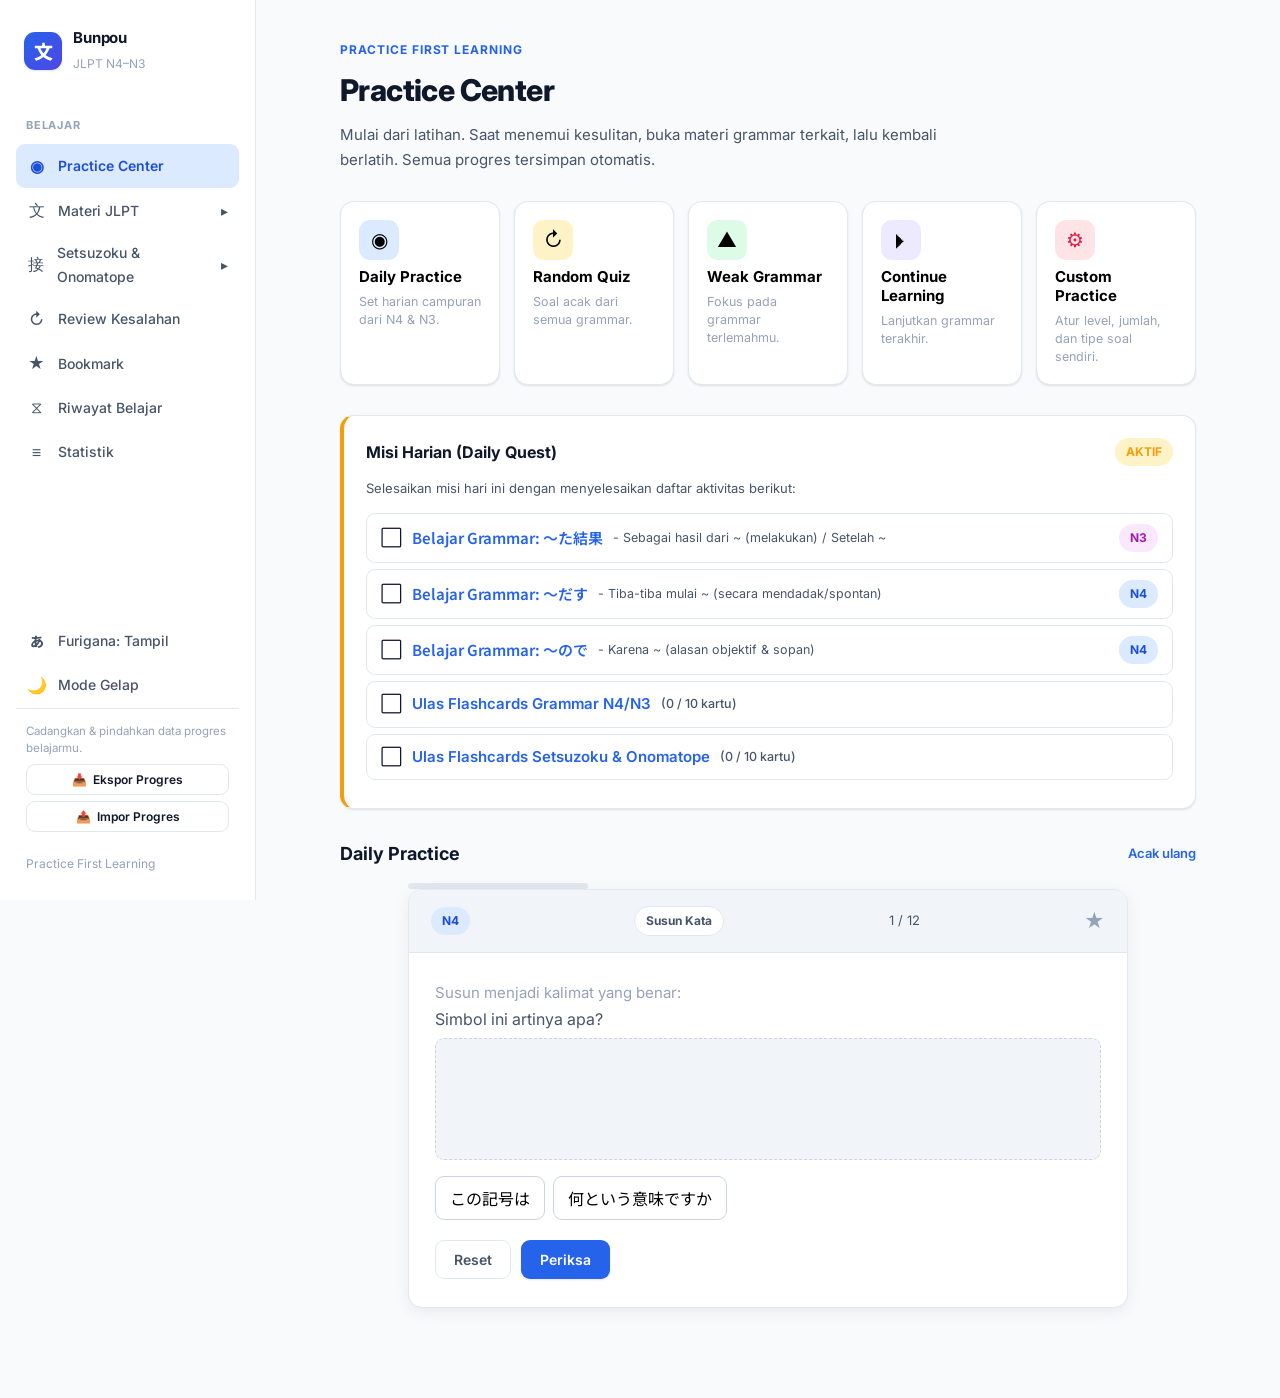
<file: index.html>
<!DOCTYPE html>
<html lang="id">
<head>
<meta charset="UTF-8">
<meta name="viewport" content="width=device-width, initial-scale=1.0">
<title>Bunpou · Practice Center</title>
<link rel="preconnect" href="https://fonts.googleapis.com">
<link href="https://fonts.googleapis.com/css2?family=Inter:wght@400;500;600;700;800&family=Noto+Sans+JP:wght@400;500;700;800&display=swap" rel="stylesheet">
<link rel="stylesheet" href="css/style.css">
<link rel="manifest" href="manifest.json">
<meta name="theme-color" content="#3b82f6">
<meta name="apple-mobile-web-app-capable" content="yes">
<meta name="apple-mobile-web-app-status-bar-style" content="black-translucent">
<script>(function(){try{var t=localStorage.getItem('jlpt_theme');if(t&&JSON.parse(t)==='dark'){document.documentElement.setAttribute('data-theme','dark');}}catch(e){}})();</script>
</head>
<body class="app">
<div class="main">
  <div class="content">
    <div class="page-head">
      <div class="eyebrow">Practice First Learning</div>
      <h1>Practice Center</h1>
      <p>Mulai dari latihan. Saat menemui kesulitan, buka materi grammar terkait, lalu kembali berlatih. Semua progres tersimpan otomatis.</p>
    </div>

    <div class="tiles">
      <button class="tile" data-mode="daily">
        <span class="t-ico">&#x25C9;</span>
        <h3>Daily Practice</h3>
        <p>Set harian campuran dari N4 &amp; N3.</p>
      </button>
      <button class="tile amber" data-mode="random">
        <span class="t-ico">&#x21BB;</span>
        <h3>Random Quiz</h3>
        <p>Soal acak dari semua grammar.</p>
      </button>
      <button class="tile green" data-mode="weak">
        <span class="t-ico">&#x25B2;</span>
        <h3>Weak Grammar</h3>
        <p>Fokus pada grammar terlemahmu.</p>
      </button>
      <button class="tile violet" data-mode="continue">
        <span class="t-ico">&#x23F5;</span>
        <h3>Continue Learning</h3>
        <p>Lanjutkan grammar terakhir.</p>
      </button>
      <button class="tile rose" data-mode="custom">
        <span class="t-ico">&#x2699;</span>
        <h3>Custom Practice</h3>
        <p>Atur level, jumlah, dan tipe soal sendiri.</p>
      </button>
    </div>

    <div class="section-title">
      <h2 id="sessionTitle">Daily Practice</h2>
      <a href="#" id="restart">Acak ulang</a>
    </div>
    <div id="practice"><div class="spinner"></div></div>
  </div>
</div>

<script src="data/grammar.js"></script>
<script src="data/grammar-n4.js"></script>
<script src="data/grammar-n4b.js"></script>
<script src="data/grammar-n4c.js"></script>
<script src="data/grammar-n3.js"></script>
<script src="data/grammar-n3b.js"></script>
<script src="data/grammar-n3c.js"></script>
<script src="data/n4-full.js"></script>
    <script src="data/n4-extra.js"></script>
    <script src="data/n3-full.js"></script>
<script src="js/storage.js"></script>
<script src="js/data.js"></script>
<script src="js/quiz.js"></script>
<script src="js/nav.js"></script>
<script>
(function () {
  Nav.build("index.html");
  var host = document.getElementById("practice");
  var titleEl = document.getElementById("sessionTitle");
  var currentMode = "daily";
  var lastCustomOpts = null;

  function renderCustomSetup() {
    host.innerHTML =
      '<div class="setup-card">' +
        '<div class="setup-group">' +
          '<h3>Pilih Level JLPT</h3>' +
          '<div class="subtitle">Pilih minimal satu level untuk diuji</div>' +
          '<div class="toggle-grid">' +
            '<div class="toggle-card selected" id="optLvlN4">' +
              '<input type="checkbox" checked id="chkLvlN4">' +
              '<div class="tc-content">' +
                '<span class="tc-title">JLPT N4</span>' +
                '<span class="tc-desc">Grammar dasar, pola kalimat sederhana & ungkapan sehari-hari</span>' +
              '</div>' +
            '</div>' +
            '<div class="toggle-card selected" id="optLvlN3">' +
              '<input type="checkbox" checked id="chkLvlN3">' +
              '<div class="tc-content">' +
                '<span class="tc-title">JLPT N3</span>' +
                '<span class="tc-desc">Grammar menengah, pemahaman bernuansa & ekspresi kontekstual</span>' +
              '</div>' +
            '</div>' +
          '</div>' +
        '</div>' +

        '<div class="setup-group">' +
          '<h3>Tipe Soal</h3>' +
          '<div class="subtitle">Pilih minimal satu tipe latihan</div>' +
          '<div class="toggle-grid">' +
            '<div class="toggle-card selected" id="optTypeMcq">' +
              '<input type="checkbox" checked id="chkTypeMcq">' +
              '<div class="tc-content">' +
                '<span class="tc-title">Pilihan Ganda</span>' +
                '<span class="tc-desc">Pilih satu dari 4 opsi jawaban yang paling tepat (ABC-an)</span>' +
              '</div>' +
            '</div>' +
            '<div class="toggle-card selected" id="optTypeFill">' +
              '<input type="checkbox" checked id="chkTypeFill">' +
              '<div class="tc-content">' +
                '<span class="tc-title">Isi Bagian Kosong</span>' +
                '<span class="tc-desc">Ketik manual kata/pola kalimat bahasa Jepang yang tepat</span>' +
              '</div>' +
            '</div>' +
            '<div class="toggle-card selected" id="optTypeArrange">' +
              '<input type="checkbox" checked id="chkTypeArrange">' +
              '<div class="tc-content">' +
                '<span class="tc-title">Susun Kata</span>' +
                '<span class="tc-desc">Susun frasa acak (drag/click) menjadi kalimat yang padu</span>' +
              '</div>' +
            '</div>' +
          '</div>' +
        '</div>' +

        '<div class="setup-group">' +
          '<h3>Jumlah Soal</h3>' +
          '<div class="subtitle">Pilih berapa banyak soal yang ingin dikerjakan</div>' +
          '<div class="segment-list">' +
            '<button class="segment-item" data-val="5">5</button>' +
            '<button class="segment-item" data-val="10">10</button>' +
            '<button class="segment-item active" data-val="15">15</button>' +
            '<button class="segment-item" data-val="20">20</button>' +
            '<button class="segment-item" data-val="30">30</button>' +
            '<button class="segment-item" data-val="all">Semua Soal</button>' +
          '</div>' +
        '</div>' +

        '<div class="setup-actions">' +
          '<button class="btn btn-primary" id="startCustomQuizBtn">Mulai Latihan (15 Soal)</button>' +
        '</div>' +
      '</div>';

    var chkLvlN4 = document.getElementById("chkLvlN4");
    var chkLvlN3 = document.getElementById("chkLvlN3");
    var chkTypeMcq = document.getElementById("chkTypeMcq");
    var chkTypeFill = document.getElementById("chkTypeFill");
    var chkTypeArrange = document.getElementById("chkTypeArrange");
    var startBtn = document.getElementById("startCustomQuizBtn");

    var activeLimit = "15";

    if (lastCustomOpts) {
      chkLvlN4.checked = lastCustomOpts.chkLvlN4;
      document.getElementById("optLvlN4").classList.toggle("selected", lastCustomOpts.chkLvlN4);
      chkLvlN3.checked = lastCustomOpts.chkLvlN3;
      document.getElementById("optLvlN3").classList.toggle("selected", lastCustomOpts.chkLvlN3);
      chkTypeMcq.checked = lastCustomOpts.chkTypeMcq;
      document.getElementById("optTypeMcq").classList.toggle("selected", lastCustomOpts.chkTypeMcq);
      chkTypeFill.checked = lastCustomOpts.chkTypeFill;
      document.getElementById("optTypeFill").classList.toggle("selected", lastCustomOpts.chkTypeFill);
      chkTypeArrange.checked = lastCustomOpts.chkTypeArrange;
      document.getElementById("optTypeArrange").classList.toggle("selected", lastCustomOpts.chkTypeArrange);
      activeLimit = lastCustomOpts.activeLimitStr || "15";
    }

    var segments = host.querySelectorAll(".segment-item");
    segments.forEach(function (btn) {
      btn.classList.toggle("active", btn.dataset.val === activeLimit);
      btn.addEventListener("click", function () {
        segments.forEach(function (b) { b.classList.remove("active"); });
        btn.classList.add("active");
        activeLimit = btn.dataset.val;
        updateState();
      });
    });

    function setupToggleCard(cardId, chkEl) {
      var card = document.getElementById(cardId);
      card.addEventListener("click", function (e) {
        if (e.target !== chkEl) {
          chkEl.checked = !chkEl.checked;
        }
        card.classList.toggle("selected", chkEl.checked);
        updateState();
      });
      chkEl.addEventListener("change", function () {
        card.classList.toggle("selected", chkEl.checked);
        updateState();
      });
    }

    setupToggleCard("optLvlN4", chkLvlN4);
    setupToggleCard("optLvlN3", chkLvlN3);
    setupToggleCard("optTypeMcq", chkTypeMcq);
    setupToggleCard("optTypeFill", chkTypeFill);
    setupToggleCard("optTypeArrange", chkTypeArrange);

    function getOpts() {
      var level = "all";
      if (chkLvlN4.checked && !chkLvlN3.checked) level = "N4";
      if (!chkLvlN4.checked && chkLvlN3.checked) level = "N3";
      var types = {
        mcq: chkTypeMcq.checked,
        fill: chkTypeFill.checked,
        arrange: chkTypeArrange.checked
      };
      return { level: level, types: types };
    }

    function updateState() {
      var levelOk = chkLvlN4.checked || chkLvlN3.checked;
      var typeOk = chkTypeMcq.checked || chkTypeFill.checked || chkTypeArrange.checked;

      if (!levelOk || !typeOk) {
        startBtn.disabled = true;
        startBtn.textContent = "Pilih minimal 1 level & 1 tipe soal";
        return;
      }

      var opts = getOpts();
      var tempPool = Data.buildPool({ level: opts.level, types: opts.types });
      var totalCount = tempPool.length;

      if (totalCount === 0) {
        startBtn.disabled = true;
        startBtn.textContent = "Tidak ada soal yang cocok";
        return;
      }

      startBtn.disabled = false;
      var limitVal = activeLimit === "all" ? totalCount : parseInt(activeLimit, 10);
      var finalCount = Math.min(limitVal, totalCount);
      startBtn.textContent = "Mulai Latihan (" + finalCount + " Soal)";
    }

    startBtn.addEventListener("click", function () {
      var opts = getOpts();
      var limitVal = activeLimit === "all" ? null : parseInt(activeLimit, 10);
      lastCustomOpts = {
        level: opts.level,
        types: opts.types,
        limit: limitVal,
        activeLimitStr: activeLimit,
        chkLvlN4: chkLvlN4.checked,
        chkLvlN3: chkLvlN3.checked,
        chkTypeMcq: chkTypeMcq.checked,
        chkTypeFill: chkTypeFill.checked,
        chkTypeArrange: chkTypeArrange.checked
      };

      var title = "Latihan Kustom";
      var pool = Data.buildPool({ level: opts.level, types: opts.types, limit: limitVal });
      titleEl.textContent = title;
      Quiz.runSession(host, pool, { title: title, level: opts.level });
    });

    updateState();
  }

  function start(mode, forceConfig) {
    currentMode = mode;
    var pool, title, opts = {};
    if (mode === "custom") {
      if (forceConfig || !lastCustomOpts) {
        titleEl.textContent = "Custom Practice Setup";
        renderCustomSetup();
        return;
      } else {
        title = "Latihan Kustom";
        pool = Data.buildPool({ level: lastCustomOpts.level, types: lastCustomOpts.types, limit: lastCustomOpts.limit });
        opts = { title: title, level: lastCustomOpts.level };
      }
    } else if (mode === "daily") {
      title = "Daily Practice";
      pool = Data.buildPool({ level: "all", limit: 12 });
      opts = { title: title };
    } else if (mode === "random") {
      title = "Random Quiz";
      pool = Data.buildPool({ level: "all", limit: 15 });
      opts = { title: title };
    } else if (mode === "weak") {
      title = "Weak Grammar Practice";
      var ids = Data.weakGrammarIds(5);
      if (!ids.length) {
        host.innerHTML = '<div class="empty"><div class="e-ico">&#x25B2;</div><h3>Belum ada data kelemahan</h3><p>Kerjakan beberapa latihan dulu agar sistem dapat mengidentifikasi grammar terlemahmu.</p><button class="btn btn-primary" onclick="location.reload()">Mulai Daily Practice</button></div>';
        titleEl.textContent = title; return;
      }
      pool = Data.buildPool({ grammarIds: ids, limit: 15 });
      opts = { title: title };
    } else if (mode === "continue") {
      title = "Continue Learning";
      var last = Store.getLast();
      if (!last || !Data.byId(last)) {
        host.innerHTML = '<div class="empty"><div class="e-ico">&#x23F5;</div><h3>Belum ada riwayat</h3><p>Buka salah satu materi grammar untuk mulai, lalu lanjutkan dari sini.</p><a class="btn btn-primary" href="n4.html">Lihat Materi N4</a></div>';
        titleEl.textContent = title; return;
      }
      var g = Data.byId(last);
      title = "Lanjutkan: " + g.grammar;
      pool = Data.buildPool({ grammarIds: [last] });
      opts = { title: title, grammarId: last, level: g.level };
    }
    titleEl.textContent = title;
    Quiz.runSession(host, pool, opts);
  }

  // --- Daily Quest Implementation ---
  function initDailyQuest() {
    var questContainer = document.getElementById("dailyQuestContainer");
    if (!questContainer) {
      var contentEl = document.querySelector(".content");
      var sectionTitleEl = document.querySelector(".section-title");
      if (contentEl && sectionTitleEl) {
        questContainer = document.createElement("div");
        questContainer.id = "dailyQuestContainer";
        questContainer.style.marginBottom = "24px";
        contentEl.insertBefore(questContainer, sectionTitleEl);
      } else {
        return;
      }
    }

    var today = new Date().toDateString();
    var quest = Store.get("daily_quest", null);

    if (!quest || quest.date !== today) {
      var allGrammars = window.JLPT_DATA || [];
      var unlearned = allGrammars.filter(function (g) {
        var st = Store.getLearned(g.id);
        return st !== "learned" && st !== "learning";
      });

      if (unlearned.length < 3) {
        unlearned = allGrammars.filter(function (g) {
          return Store.getLearned(g.id) !== "learned";
        });
      }

      var pool = unlearned.length >= 3 ? unlearned : allGrammars;
      
      var shuffled = pool.slice();
      for (var i = shuffled.length - 1; i > 0; i--) {
        var j = Math.floor(Math.random() * (i + 1));
        var temp = shuffled[i]; shuffled[i] = shuffled[j]; shuffled[j] = temp;
      }

      var pickCount = Math.min(3, shuffled.length);
      var items = shuffled.slice(0, pickCount).map(function (g) {
        return {
          type: "grammar",
          id: g.id,
          title: "Belajar Grammar: " + g.grammar,
          grammar: g.grammar,
          level: g.level,
          meaning: g.meaning,
          completed: false
        };
      });

      // Calculate studied grammar count
      var learnedMap = Store.get("learned", {});
      var learnedCount = 0;
      for (var key in learnedMap) {
        if (learnedMap[key] === "learning" || learnedMap[key] === "learned") {
          learnedCount++;
        }
      }

      // Determine dynamic target for Grammar Flashcard (max 30)
      var grammarTarget = 10;
      if (learnedCount > 60) grammarTarget = 30;
      else if (learnedCount > 30) grammarTarget = 20;
      else if (learnedCount > 10) grammarTarget = 15;

      // Determine dynamic target for Setsuzoku & Onomatope (up to 50)
      var setsuzokuTarget = 10;
      if (learnedCount > 50) setsuzokuTarget = 50;
      else if (learnedCount > 25) setsuzokuTarget = 30;
      else if (learnedCount > 10) setsuzokuTarget = 20;

      // Add Quest 4: Grammar Flashcards
      items.push({
        type: "grammar_fc",
        title: "Ulas Flashcards Grammar N4/N3",
        progress: 0,
        target: grammarTarget,
        completed: false
      });

      // Add Quest 5: Setsuzoku & Onomatope Flashcards
      items.push({
        type: "setsuzoku_fc",
        title: "Ulas Flashcards Setsuzoku & Onomatope",
        progress: 0,
        target: setsuzokuTarget,
        completed: false
      });

      quest = {
        date: today,
        items: items
      };
      Store.set("daily_quest", quest);
    }

    var allCompleted = true;
    var listHtml = quest.items.map(function (it) {
      var isCompleted = it.completed;
      if (it.type === "grammar") {
        var learnedStatus = Store.getLearned(it.id);
        if (learnedStatus === "learning" || learnedStatus === "learned") {
          isCompleted = true;
          if (!it.completed) {
            it.completed = true;
          }
        }
      }

      if (!isCompleted) {
        allCompleted = false;
      }

      var statusIcon = isCompleted ? "✅" : "⬜";
      var strikeStyle = isCompleted ? 'style="text-decoration: line-through; opacity: 0.6;"' : '';
      
      if (it.type === "grammar") {
        var levelClass = it.level === "N3" ? "pill-n3" : "pill-n4";
        return '<div style="display: flex; align-items: center; justify-content: space-between; padding: 10px 14px; background: var(--surface); border: 1px solid var(--border); border-radius: var(--radius-sm); font-size: 14px; margin-bottom: 6px;">' +
          '<div style="display: flex; align-items: center; gap: 10px; min-width: 0; flex: 1;">' +
            '<span style="font-size: 15px;">' + statusIcon + '</span>' +
            '<a class="jp" href="grammar-detail.html?id=' + encodeURIComponent(it.id) + '" ' + strikeStyle + ' style="font-weight: 600; color: var(--primary); font-size: 15px;">' + it.title + '</a>' +
            '<span style="color: var(--text-soft); font-size: 12.5px; overflow: hidden; text-overflow: ellipsis; white-space: nowrap; flex: 1; min-width: 0; padding-right: 10px;"> - ' + it.meaning + '</span>' +
          '</div>' +
          '<span class="pill ' + levelClass + '" style="flex-shrink: 0;">' + it.level + '</span>' +
        '</div>';
      } else {
        var linkUrl = it.type === "grammar_fc" ? "flashcards.html" : "setsuzoku-flashcards.html";
        return '<div style="display: flex; align-items: center; justify-content: space-between; padding: 10px 14px; background: var(--surface); border: 1px solid var(--border); border-radius: var(--radius-sm); font-size: 14px; margin-bottom: 6px;">' +
          '<div style="display: flex; align-items: center; gap: 10px; min-width: 0; flex: 1;">' +
            '<span style="font-size: 15px;">' + statusIcon + '</span>' +
            '<a href="' + linkUrl + '" ' + strikeStyle + ' style="font-weight: 600; color: var(--primary); font-size: 15px;">' + it.title + '</a>' +
            '<span style="color: var(--text-soft); font-size: 12.5px; font-weight: 500;">(' + it.progress + ' / ' + it.target + ' kartu)</span>' +
          '</div>' +
        '</div>';
      }
    }).join("");

    Store.set("daily_quest", quest);

    var badgeText = allCompleted ? "SELESAI" : "AKTIF";
    var badgeClass = allCompleted ? "background: var(--green-soft); color: var(--green);" : "background: var(--accent-soft); color: var(--accent);";

    questContainer.innerHTML = 
      '<div class="card card-pad" style="margin-bottom: 24px; border-left: 4px solid ' + (allCompleted ? 'var(--green)' : 'var(--accent)') + ';">' +
        '<div style="display: flex; align-items: center; gap: 10px; margin-bottom: 12px;">' +
          '<h3 style="font-size: 16px; font-weight: 700; margin: 0;">Misi Harian (Daily Quest)</h3>' +
          '<span class="pill" style="margin-left: auto; ' + badgeClass + '">' + badgeText + '</span>' +
        '</div>' +
        '<p style="font-size: 13px; color: var(--text-soft); margin-bottom: 14px;">' +
          (allCompleted ? 'Selamat! Misi harian Anda hari ini telah selesai. Besok akan ada misi baru.' : 'Selesaikan misi hari ini dengan menyelesaikan daftar aktivitas berikut:') +
        '</p>' +
        '<div id="questItemsList">' +
          listHtml +
        '</div>' +
      '</div>';
  }

  document.querySelectorAll(".tile").forEach(function (t) {
    t.addEventListener("click", function () { start(t.dataset.mode, true); window.scrollTo({ top: 220, behavior: "smooth" }); });
  });
  document.getElementById("restart").addEventListener("click", function (e) { e.preventDefault(); start(currentMode); });

  initDailyQuest();
  start("daily");
})();
</script>
</body>
</html>
</file>
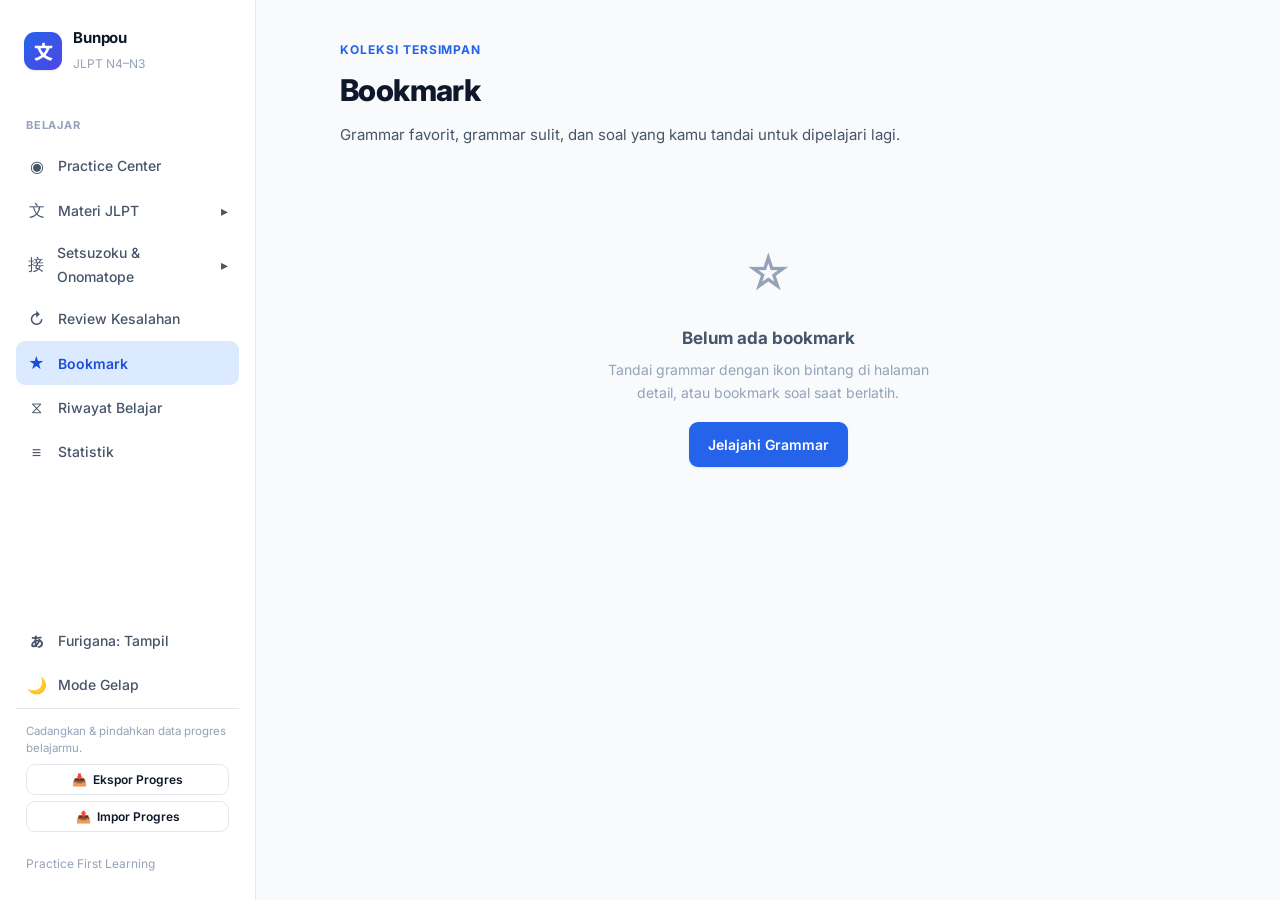
<file: bookmark.html>
<!DOCTYPE html>
<html lang="id">
<head>
<meta charset="UTF-8">
<meta name="viewport" content="width=device-width, initial-scale=1.0">
<title>Bunpou · Bookmark</title>
<link rel="preconnect" href="https://fonts.googleapis.com">
<link href="https://fonts.googleapis.com/css2?family=Inter:wght@400;500;600;700;800&family=Noto+Sans+JP:wght@400;500;700;800&display=swap" rel="stylesheet">
<link rel="stylesheet" href="css/style.css">
<link rel="manifest" href="manifest.json">
<meta name="theme-color" content="#3b82f6">
<meta name="apple-mobile-web-app-capable" content="yes">
<meta name="apple-mobile-web-app-status-bar-style" content="black-translucent">
<script>(function(){try{var t=localStorage.getItem('jlpt_theme');if(t&&JSON.parse(t)==='dark'){document.documentElement.setAttribute('data-theme','dark');}}catch(e){}})();</script>
</head>
<body class="app">
<div class="main">
  <div class="content">
    <div class="page-head">
      <div class="eyebrow">Koleksi Tersimpan</div>
      <h1>Bookmark</h1>
      <p>Grammar favorit, grammar sulit, dan soal yang kamu tandai untuk dipelajari lagi.</p>
    </div>
    <div id="bmRoot"><div class="spinner"></div></div>
  </div>
</div>
<script src="data/grammar.js"></script>
<script src="data/grammar-n4.js"></script>
<script src="data/grammar-n4b.js"></script>
<script src="data/grammar-n4c.js"></script>
<script src="data/grammar-n3.js"></script>
<script src="data/grammar-n3b.js"></script>
<script src="data/grammar-n3c.js"></script>
<script src="data/n4-full.js"></script>
    <script src="data/n4-extra.js"></script>
    <script src="data/n3-full.js"></script>
<script src="js/storage.js"></script>
<script src="js/data.js"></script>
<script src="js/nav.js"></script>
<script>
(function () {
  Nav.build("bookmark.html");
  var root = document.getElementById("bmRoot");
  function esc(s){return String(s==null?"":s).replace(/[&<>"]/g,function(c){return {"&":"&amp;","<":"&lt;",">":"&gt;",'"':"&quot;"}[c];});}

  function render() {
    var gids = Store.bmGrammars();
    var qs = Store.bmQuestions();
    if (!gids.length && !qs.length) {
      root.innerHTML = '<div class="empty"><div class="e-ico">&#x2606;</div><h3>Belum ada bookmark</h3><p>Tandai grammar dengan ikon bintang di halaman detail, atau bookmark soal saat berlatih.</p><a class="btn btn-primary" href="n4.html">Jelajahi Grammar</a></div>';
      return;
    }
    var html = "";
    html += '<div class="section-title"><h2>Grammar Tersimpan (' + gids.length + ')</h2></div>';
    if (gids.length) {
      html += '<div class="g-list">' + gids.map(function (id) {
        var g = Data.byId(id); if (!g) return "";
        return '<a class="g-card" href="' + Data.detailLink(id) + '"><div class="g-main">' +
          '<div class="g-title">' + esc(g.grammar) + '</div><div class="g-meaning">' + esc(g.meaning) + "</div></div>" +
          '<div class="g-meta"><span class="pill ' + (g.level === "N3" ? "pill-n3" : "pill-n4") + '">' + g.level + "</span></div></a>";
      }).join("") + "</div>";
    } else {
      html += '<p class="muted">Belum ada grammar yang dibookmark.</p>';
    }
    html += '<div class="section-title mt-24"><h2>Soal Tersimpan (' + qs.length + ')</h2></div>';
    if (qs.length) {
      html += qs.map(function (q) {
        var key = q.question || q.q || q.sentence;
        return '<div class="wr-item"><div class="wr-q jp">' + esc(key) + "</div>" +
          (q.grammar ? '<div class="tag-row"><span class="pill ' + (q.level === "N3" ? "pill-n3" : "pill-n4") + '">' + esc(q.level || "") + "</span>" +
          (q.grammarId ? '<a class="grammar-link jp" href="' + Data.detailLink(q.grammarId) + '">' + esc(q.grammar) + ' &#x2192;</a>' : "") + "</div>" : "") +
          '<button class="btn btn-ghost btn-sm rm" data-k="' + esc(key) + '">&#x2715; Hapus</button></div>';
      }).join("");
    } else {
      html += '<p class="muted">Belum ada soal yang dibookmark.</p>';
    }
    root.innerHTML = html;
    root.querySelectorAll(".rm").forEach(function (b) {
      b.addEventListener("click", function () {
        Store.toggleQuestionBookmark({ question: b.dataset.k });
        Nav.toast("Bookmark dihapus");
        render();
      });
    });
  }
  render();
})();
</script>
</body>
</html>
</file>
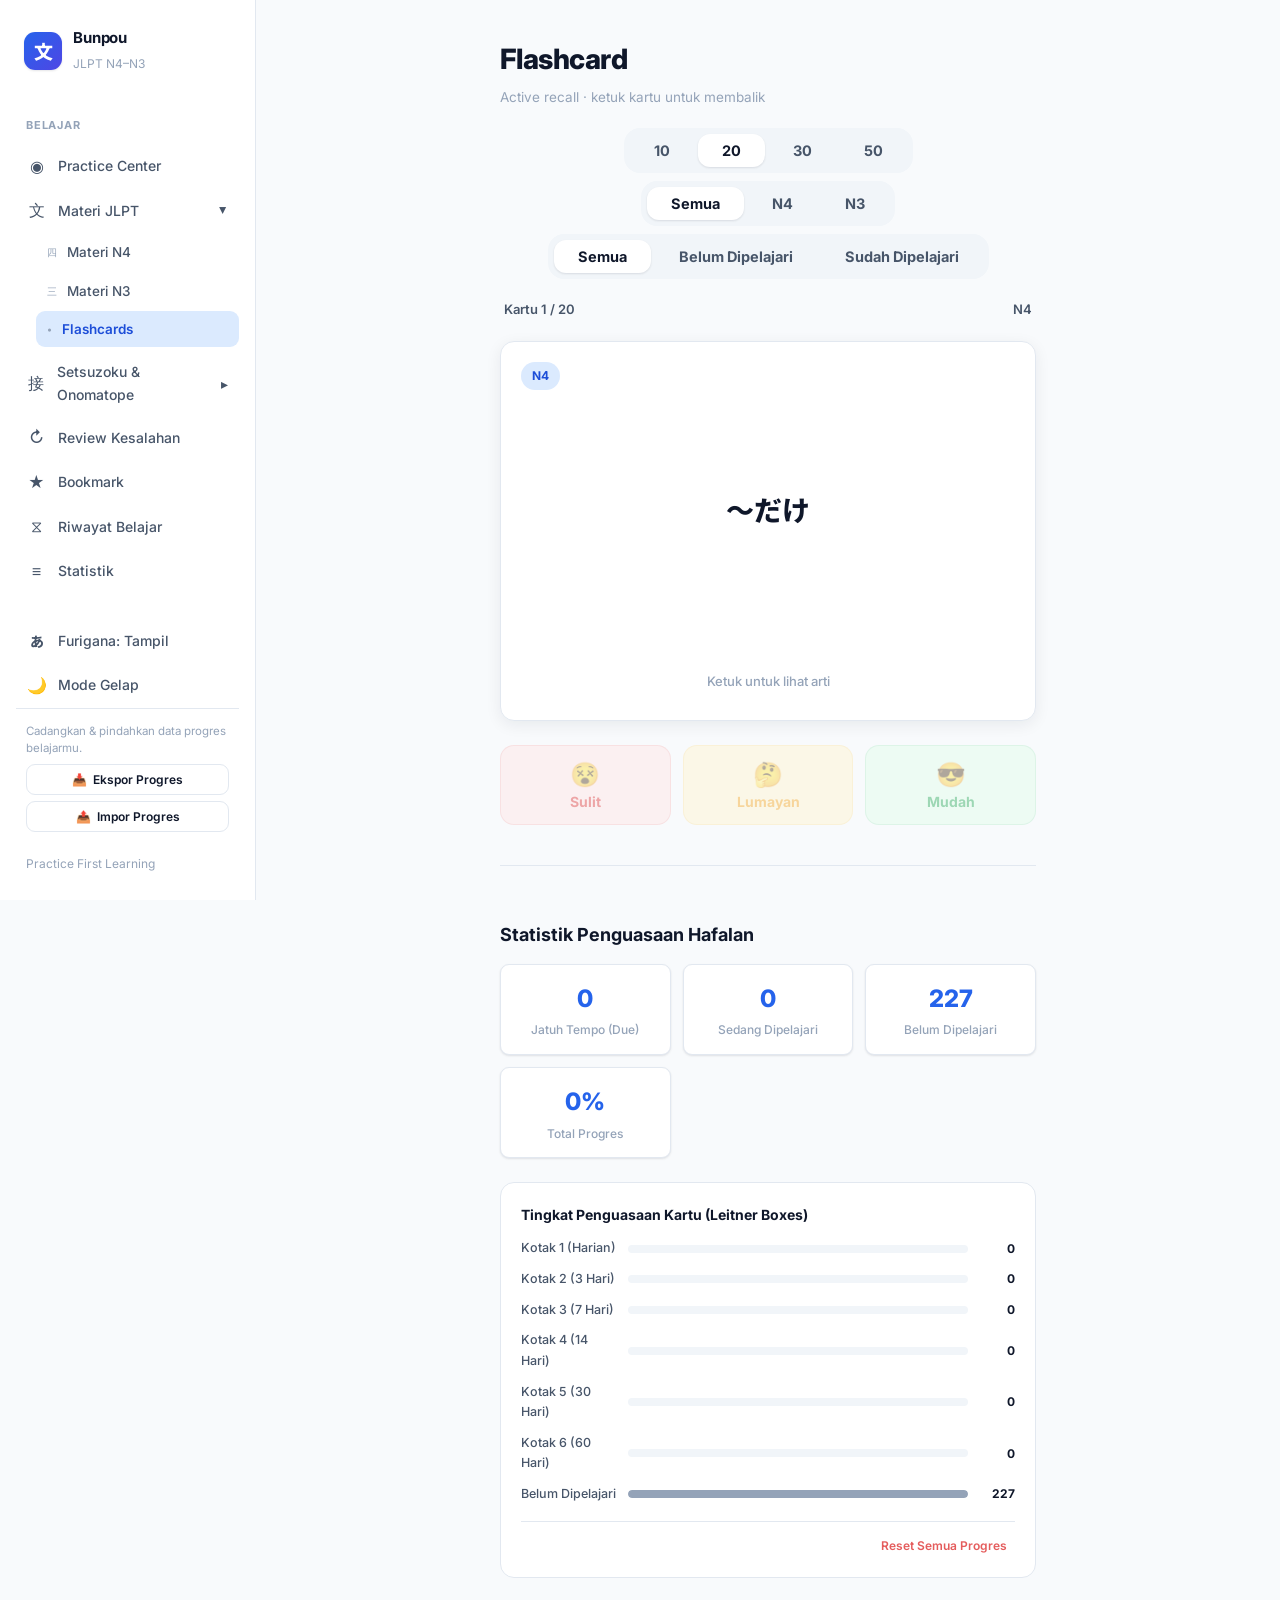
<file: flashcards.html>
<!DOCTYPE html>
<html lang="id">
<head>
<meta charset="UTF-8">
<meta name="viewport" content="width=device-width, initial-scale=1.0">
<title>Bunpou · Flashcards</title>
<link rel="preconnect" href="https://fonts.googleapis.com">
<link href="https://fonts.googleapis.com/css2?family=Inter:wght@400;500;600;700;800&family=Noto+Sans+JP:wght@400;500;700;800&display=swap" rel="stylesheet">
<link rel="stylesheet" href="css/style.css">
<script>(function(){try{var t=localStorage.getItem('jlpt_theme');if(t&&JSON.parse(t)==='dark'){document.documentElement.setAttribute('data-theme','dark');}}catch(e){}})();</script>
</head>
<body class="app">
<div class="main">
  <div class="content" style="max-width: 600px; padding-top: 30px;">
    
    <!-- Title & Subtitle matching reference exactly -->
    <div class="page-head" style="margin-bottom: 20px;">
      <h1 style="font-size: 28px; font-weight: 800; margin-bottom: 4px;">Flashcard</h1>
      <p style="color: var(--text-muted); font-size: 13.5px;">Active recall &middot; ketuk kartu untuk membalik</p>
    </div>
    
    <!-- Unified Deck Selector & Flashcards Layout -->
    <div style="display: flex; flex-direction: column; align-items: center; width: 100%;">
      
      <!-- Selection Controls Group (Stacked together) -->
      <div style="display: flex; flex-direction: column; align-items: center; gap: 8px; margin-bottom: 20px; width: 100%;">
        <!-- Quantity Selector Pills -->
        <div class="fc-deck-selector" id="countSelector" style="margin: 0;">
          <button class="fc-deck-tab count-tab" data-val="10">10</button>
          <button class="fc-deck-tab active count-tab" data-val="20">20</button>
          <button class="fc-deck-tab count-tab" data-val="30">30</button>
          <button class="fc-deck-tab count-tab" data-val="50">50</button>
        </div>
        
        <!-- Level Selector Pills -->
        <div class="fc-deck-selector" id="deckSelector" style="margin: 0;">
          <button class="fc-deck-tab active" data-val="all">Semua</button>
          <button class="fc-deck-tab" data-val="N4">N4</button>
          <button class="fc-deck-tab" data-val="N3">N3</button>
        </div>
        
        <!-- Status Selector Pills -->
        <div class="fc-deck-selector" id="statusSelector" style="margin: 0;">
          <button class="fc-deck-tab active status-tab" data-val="all">Semua</button>
          <button class="fc-deck-tab status-tab" data-val="belum">Belum Dipelajari</button>
          <button class="fc-deck-tab status-tab" data-val="sudah">Sudah Dipelajari</button>
        </div>
      </div>

      <!-- Play Area -->
      <div id="fcPlayArea" style="width: 100%;">
        <div class="spinner"></div>
      </div>

      <!-- Stats Area at the bottom -->
      <div id="fcStatsArea" style="width: 100%; margin-top: 40px; border-top: 1px solid var(--border); padding-top: 24px;">
      </div>

    </div>
  </div>
</div>

<script src="data/grammar.js"></script>
<script src="data/grammar-n4.js"></script>
<script src="data/grammar-n4b.js"></script>
<script src="data/grammar-n4c.js"></script>
<script src="data/grammar-n3.js"></script>
<script src="data/grammar-n3b.js"></script>
<script src="data/grammar-n3c.js"></script>
<script src="data/n4-full.js"></script>
<script src="data/n4-extra.js"></script>
<script src="data/n3-full.js"></script>
<script src="js/storage.js"></script>
<script src="js/data.js"></script>
<script src="js/nav.js"></script>
<script src="js/flashcards.js"></script>
<script>
(function () {
  Nav.build("flashcards.html");
  if (window.FlashcardUI) {
    window.FlashcardUI.init();
  }
})();
</script>
</body>
</html>
</file>
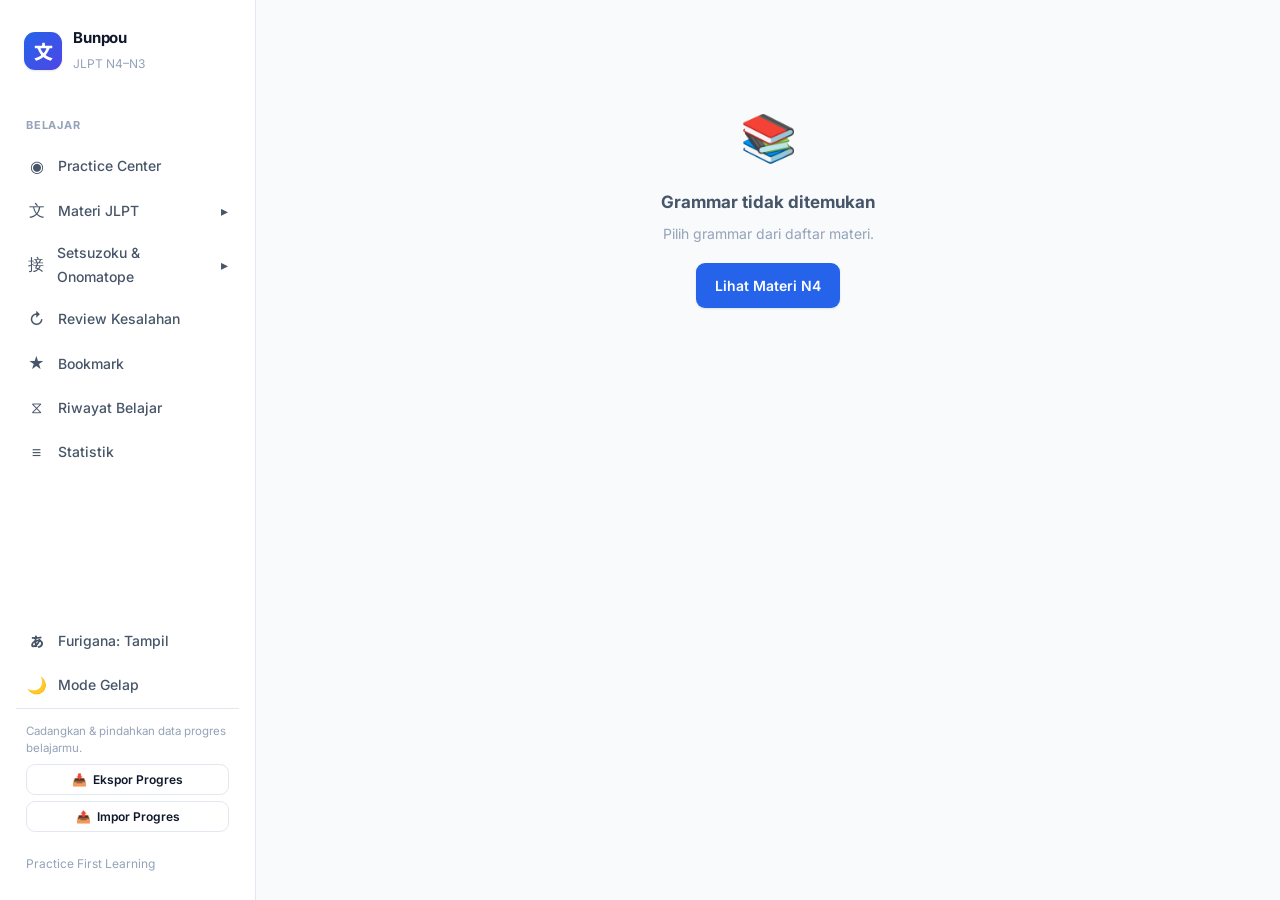
<file: grammar-detail.html>
<!DOCTYPE html>
<html lang="id">
<head>
<meta charset="UTF-8">
<meta name="viewport" content="width=device-width, initial-scale=1.0">
<title>Bunpou · Detail Grammar</title>
<link rel="preconnect" href="https://fonts.googleapis.com">
<link href="https://fonts.googleapis.com/css2?family=Inter:wght@400;500;600;700;800&family=Noto+Sans+JP:wght@400;500;700;800&display=swap" rel="stylesheet">
<link rel="stylesheet" href="css/style.css">
<link rel="manifest" href="manifest.json">
<meta name="theme-color" content="#3b82f6">
<meta name="apple-mobile-web-app-capable" content="yes">
<meta name="apple-mobile-web-app-status-bar-style" content="black-translucent">
<script>(function(){try{var t=localStorage.getItem('jlpt_theme');if(t&&JSON.parse(t)==='dark'){document.documentElement.setAttribute('data-theme','dark');}}catch(e){}})();</script>
</head>
<body class="app">
<div class="main">
  <div class="content">
    <div id="detail"><div class="spinner"></div></div>
  </div>
</div>
<script src="data/grammar.js"></script>
<script src="data/grammar-n4.js"></script>
<script src="data/grammar-n4b.js"></script>
<script src="data/grammar-n4c.js"></script>
<script src="data/grammar-n3.js"></script>
<script src="data/grammar-n3b.js"></script>
<script src="data/grammar-n3c.js"></script>
<script src="data/n4-full.js"></script>
    <script src="data/n4-extra.js"></script>
    <script src="data/n3-full.js"></script>
<script src="js/storage.js"></script>
<script src="js/data.js"></script>
<script src="js/quiz.js"></script>
<script src="js/nav.js"></script>
<script src="js/detail.js"></script>
<script>renderDetail();</script>
</body>
</html>
</file>
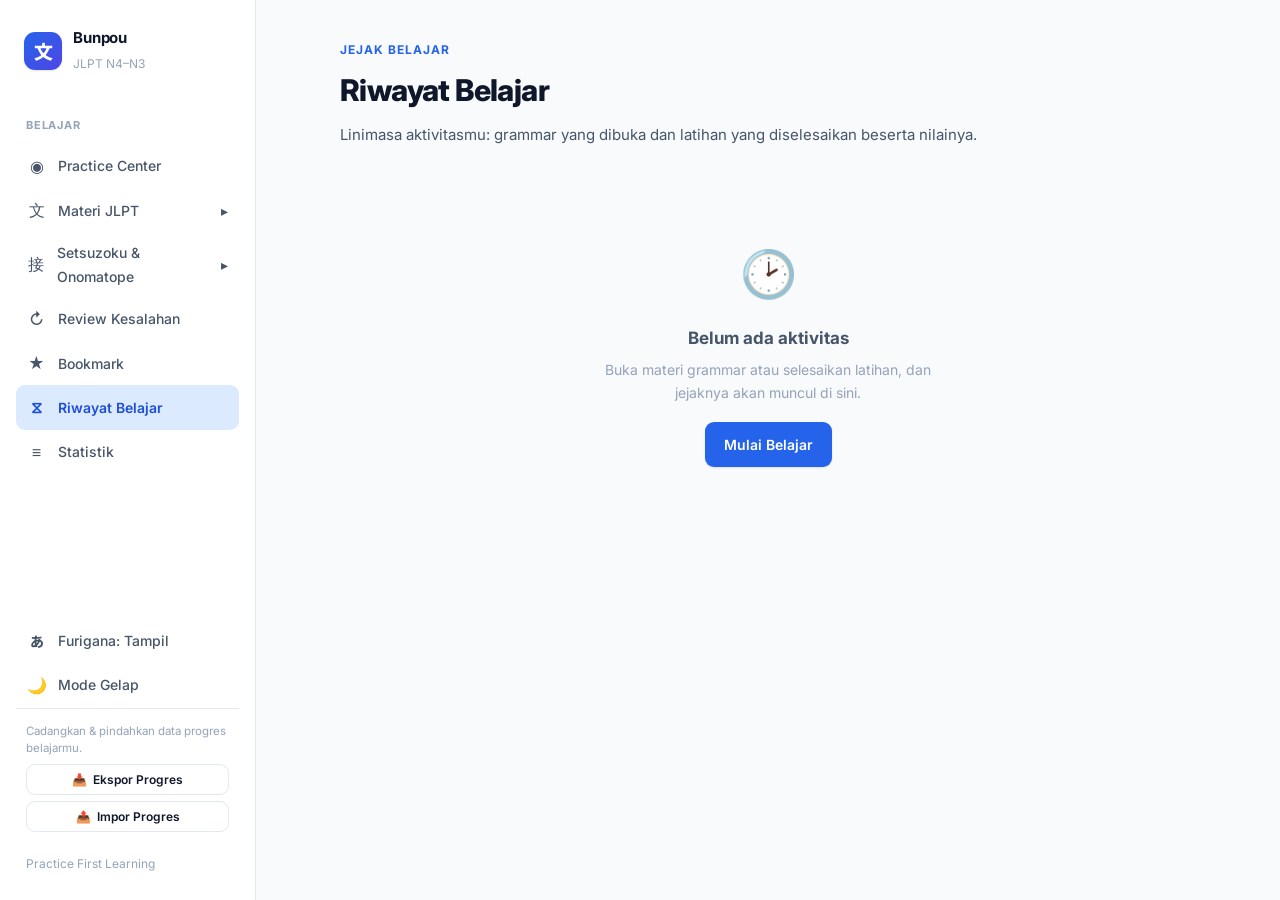
<file: history.html>
<!DOCTYPE html>
<html lang="id">
<head>
<meta charset="UTF-8">
<meta name="viewport" content="width=device-width, initial-scale=1.0">
<title>Bunpou · Riwayat Belajar</title>
<link rel="preconnect" href="https://fonts.googleapis.com">
<link href="https://fonts.googleapis.com/css2?family=Inter:wght@400;500;600;700;800&family=Noto+Sans+JP:wght@400;500;700;800&display=swap" rel="stylesheet">
<link rel="stylesheet" href="css/style.css">
<link rel="manifest" href="manifest.json">
<meta name="theme-color" content="#3b82f6">
<meta name="apple-mobile-web-app-capable" content="yes">
<meta name="apple-mobile-web-app-status-bar-style" content="black-translucent">
<script>(function(){try{var t=localStorage.getItem('jlpt_theme');if(t&&JSON.parse(t)==='dark'){document.documentElement.setAttribute('data-theme','dark');}}catch(e){}})();</script>
</head>
<body class="app">
<div class="main">
  <div class="content">
    <div class="page-head">
      <div class="eyebrow">Jejak Belajar</div>
      <h1>Riwayat Belajar</h1>
      <p>Linimasa aktivitasmu: grammar yang dibuka dan latihan yang diselesaikan beserta nilainya.</p>
    </div>
    <div id="histRoot"><div class="spinner"></div></div>
  </div>
</div>
<script src="data/grammar.js"></script>
<script src="data/grammar-n4.js"></script>
<script src="data/grammar-n4b.js"></script>
<script src="data/grammar-n4c.js"></script>
<script src="data/grammar-n3.js"></script>
<script src="data/grammar-n3b.js"></script>
<script src="data/grammar-n3c.js"></script>
<script src="data/n4-full.js"></script>
    <script src="data/n4-extra.js"></script>
    <script src="data/n3-full.js"></script>
<script src="js/storage.js"></script>
<script src="js/data.js"></script>
<script src="js/nav.js"></script>
<script>
(function () {
  Nav.build("history.html");
  var root = document.getElementById("histRoot");
  function esc(s){return String(s==null?"":s).replace(/[&<>"]/g,function(c){return {"&":"&amp;","<":"&lt;",">":"&gt;",'"':"&quot;"}[c];});}
  var DAYS = ["Minggu","Senin","Selasa","Rabu","Kamis","Jumat","Sabtu"];
  var MONTHS = ["Jan","Feb","Mar","Apr","Mei","Jun","Jul","Agu","Sep","Okt","Nov","Des"];
  function dateKey(ts){var d=new Date(ts);return d.getFullYear()+"-"+d.getMonth()+"-"+d.getDate();}
  function dateHead(ts){var d=new Date(ts);return DAYS[d.getDay()]+", "+d.getDate()+" "+MONTHS[d.getMonth()]+" "+d.getFullYear();}
  function timeStr(ts){var d=new Date(ts);return ("0"+d.getHours()).slice(-2)+":"+("0"+d.getMinutes()).slice(-2);}

  function render() {
    var items = Store.getHistory();
    if (!items.length) {
      root.innerHTML = '<div class="empty"><div class="e-ico">&#x1F551;</div><h3>Belum ada aktivitas</h3><p>Buka materi grammar atau selesaikan latihan, dan jejaknya akan muncul di sini.</p><a class="btn btn-primary" href="index.html">Mulai Belajar</a></div>';
      return;
    }
    var html = '<div class="timeline">';
    var lastKey = null;
    items.forEach(function (e) {
      var k = dateKey(e.ts);
      if (k !== lastKey) { html += '<div class="tl-date-head">' + dateHead(e.ts) + "</div>"; lastKey = k; }
      var isQuiz = e.type === "quiz";
      var title, meta;
      if (isQuiz) {
        title = 'Latihan: <span class="jp">' + esc(e.title || "") + "</span>";
        meta = '<span>Nilai: <b>' + (e.score || 0) + "/" + (e.total || 0) + "</b></span>" +
               '<span>Akurasi: <b>' + (e.pct || 0) + '%</b></span>' +
               (e.duration != null ? '<span>Durasi: ' + e.duration + 's</span>' : "");
      } else {
        title = 'Membuka materi <span class="jp">' + esc(e.grammar || "") + "</span>";
        meta = '<span>' + esc(e.level || "") + "</span>";
      }
      html += '<div class="tl-item ' + (isQuiz ? "quiz" : "") + '">' +
        '<div class="tl-card">' +
          '<div class="tl-time">' + timeStr(e.ts) + "</div>" +
          '<div class="tl-title">' + title + "</div>" +
          '<div class="tl-meta">' + meta + "</div>" +
        "</div></div>";
    });
    html += "</div>";
    root.innerHTML = html;
  }
  render();
})();
</script>
</body>
</html>
</file>
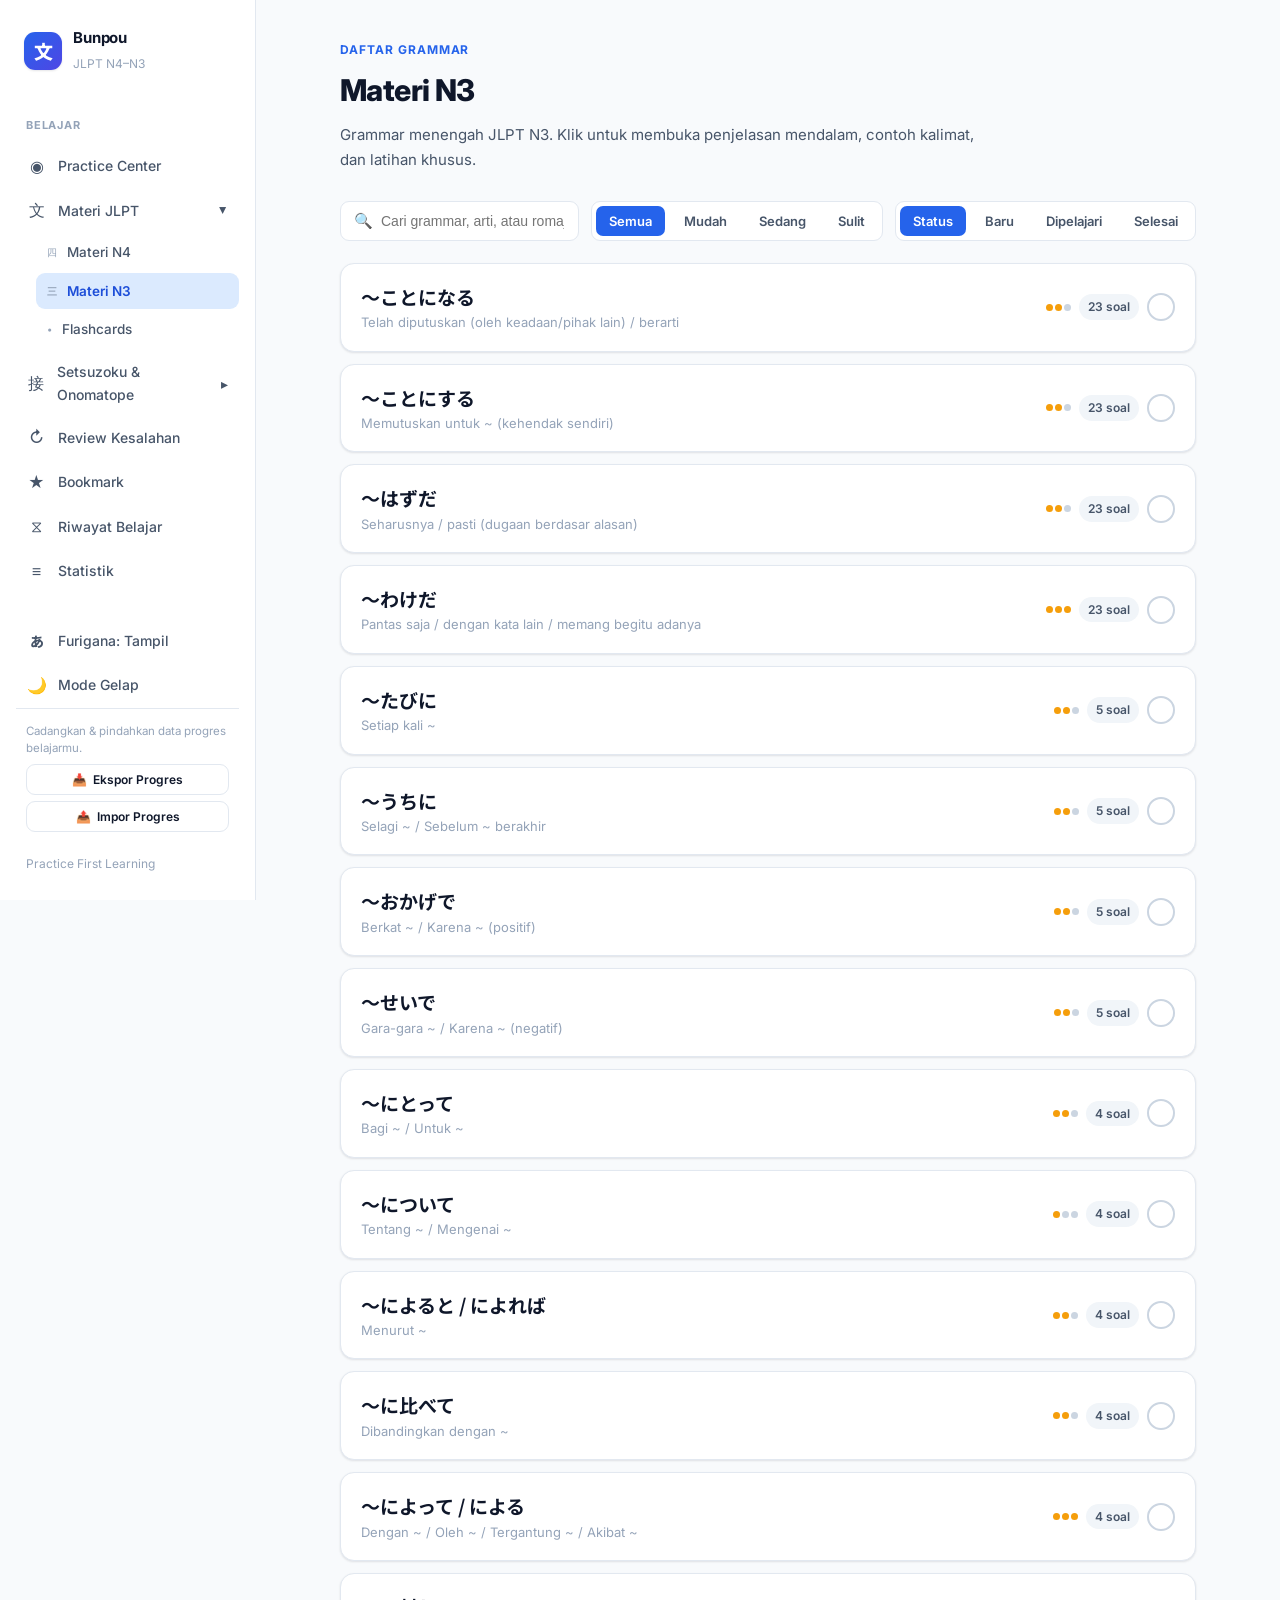
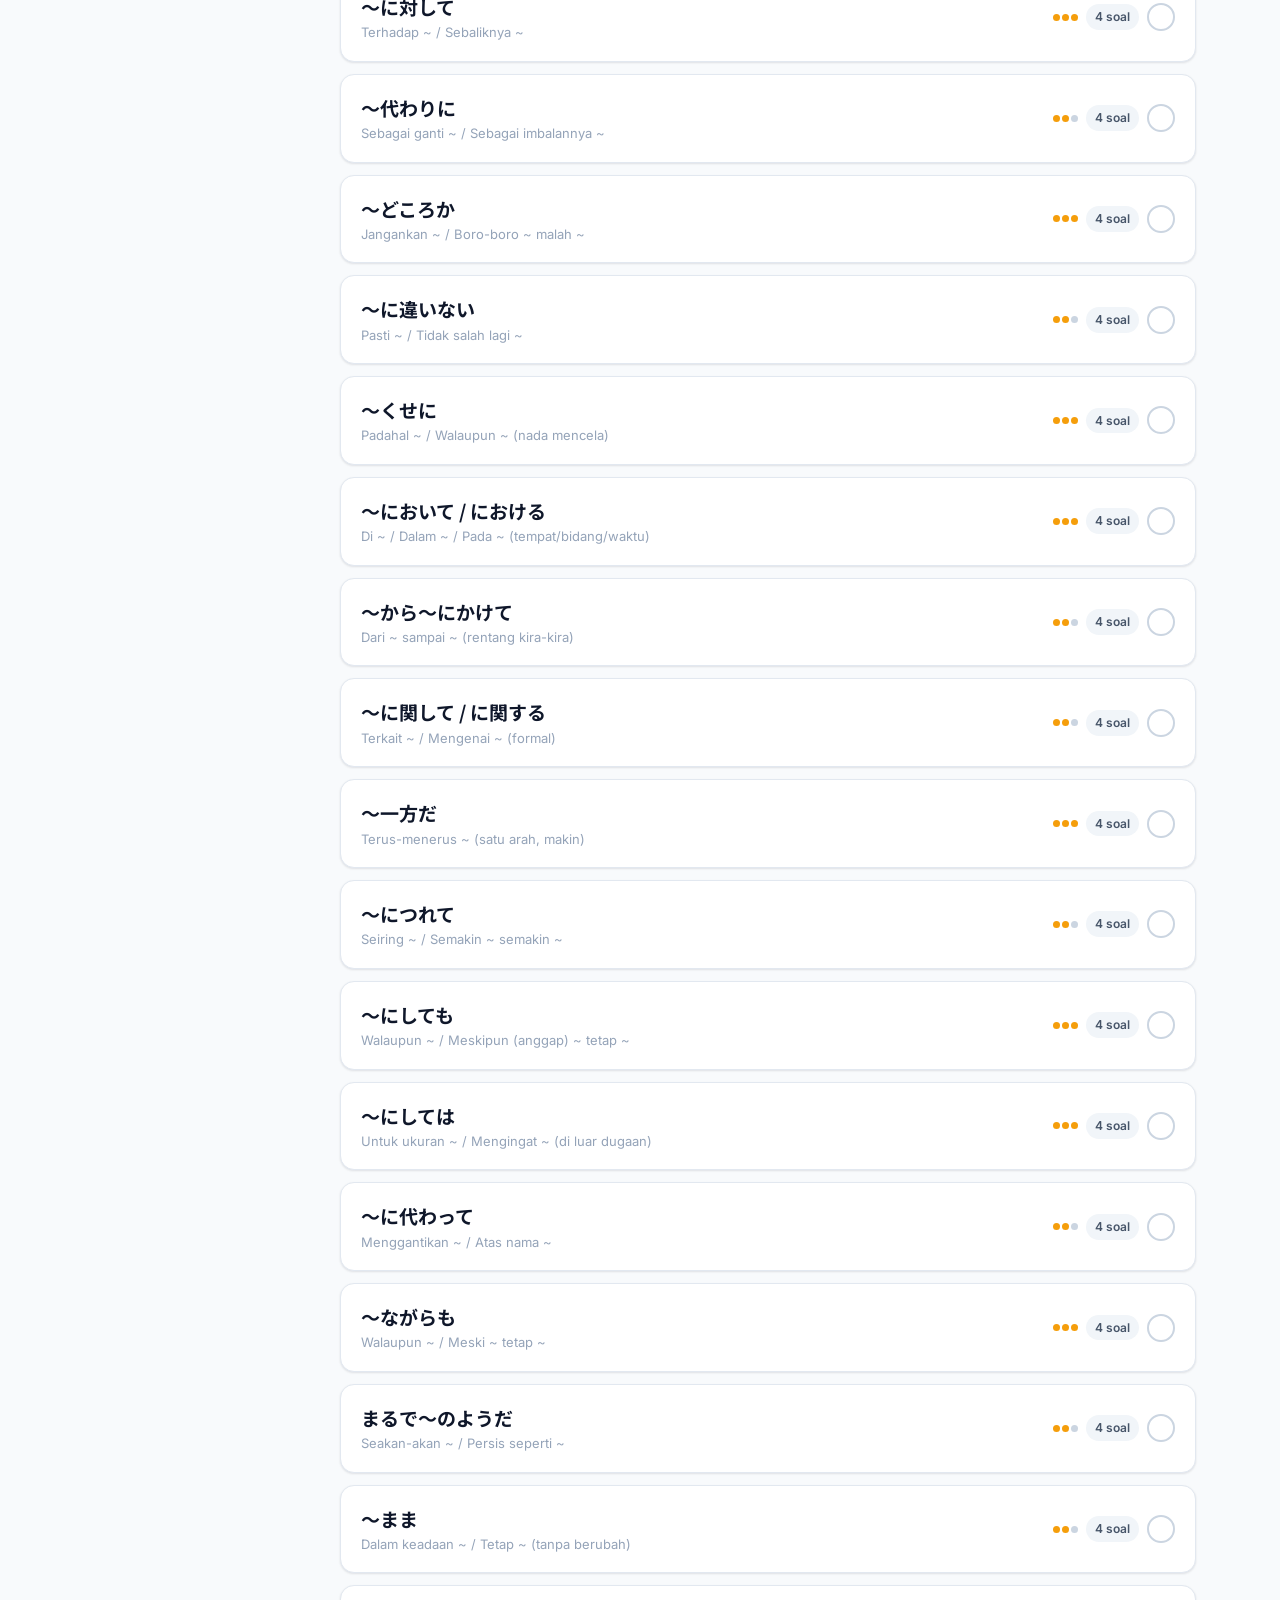
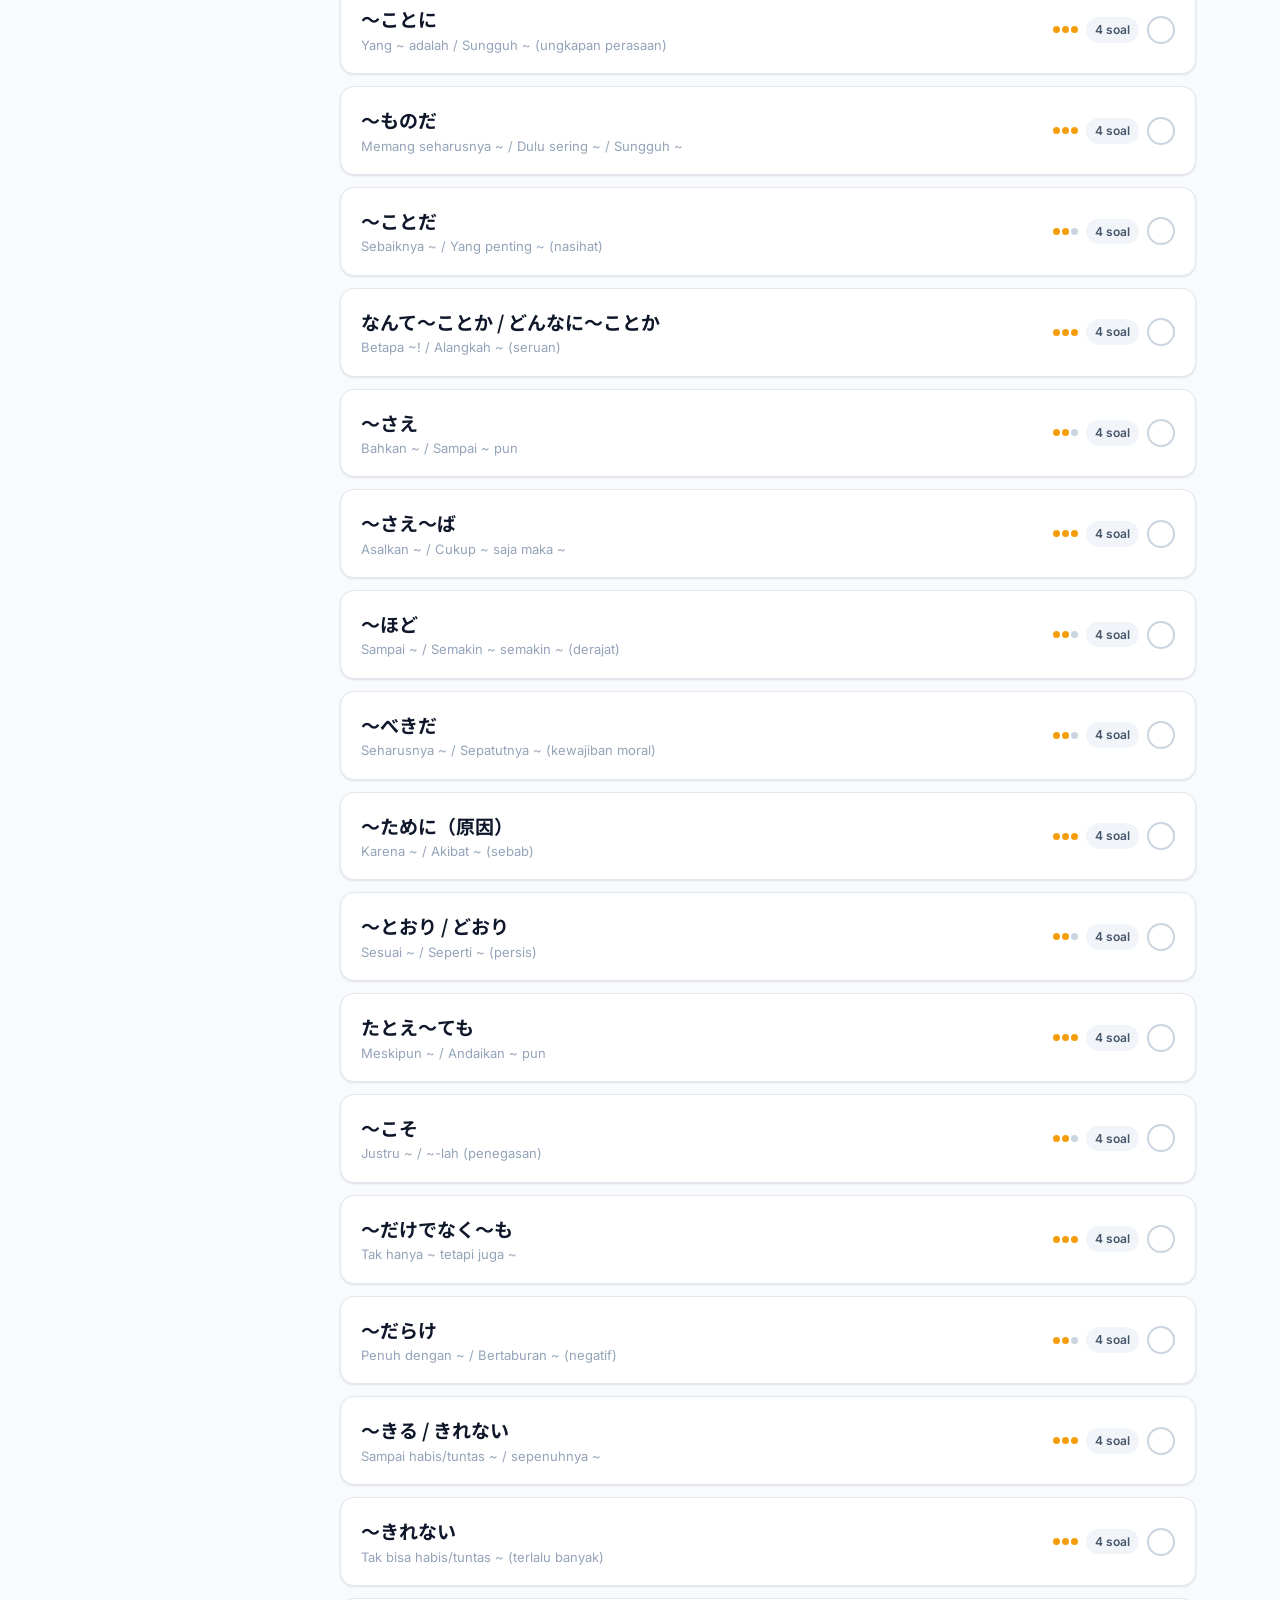
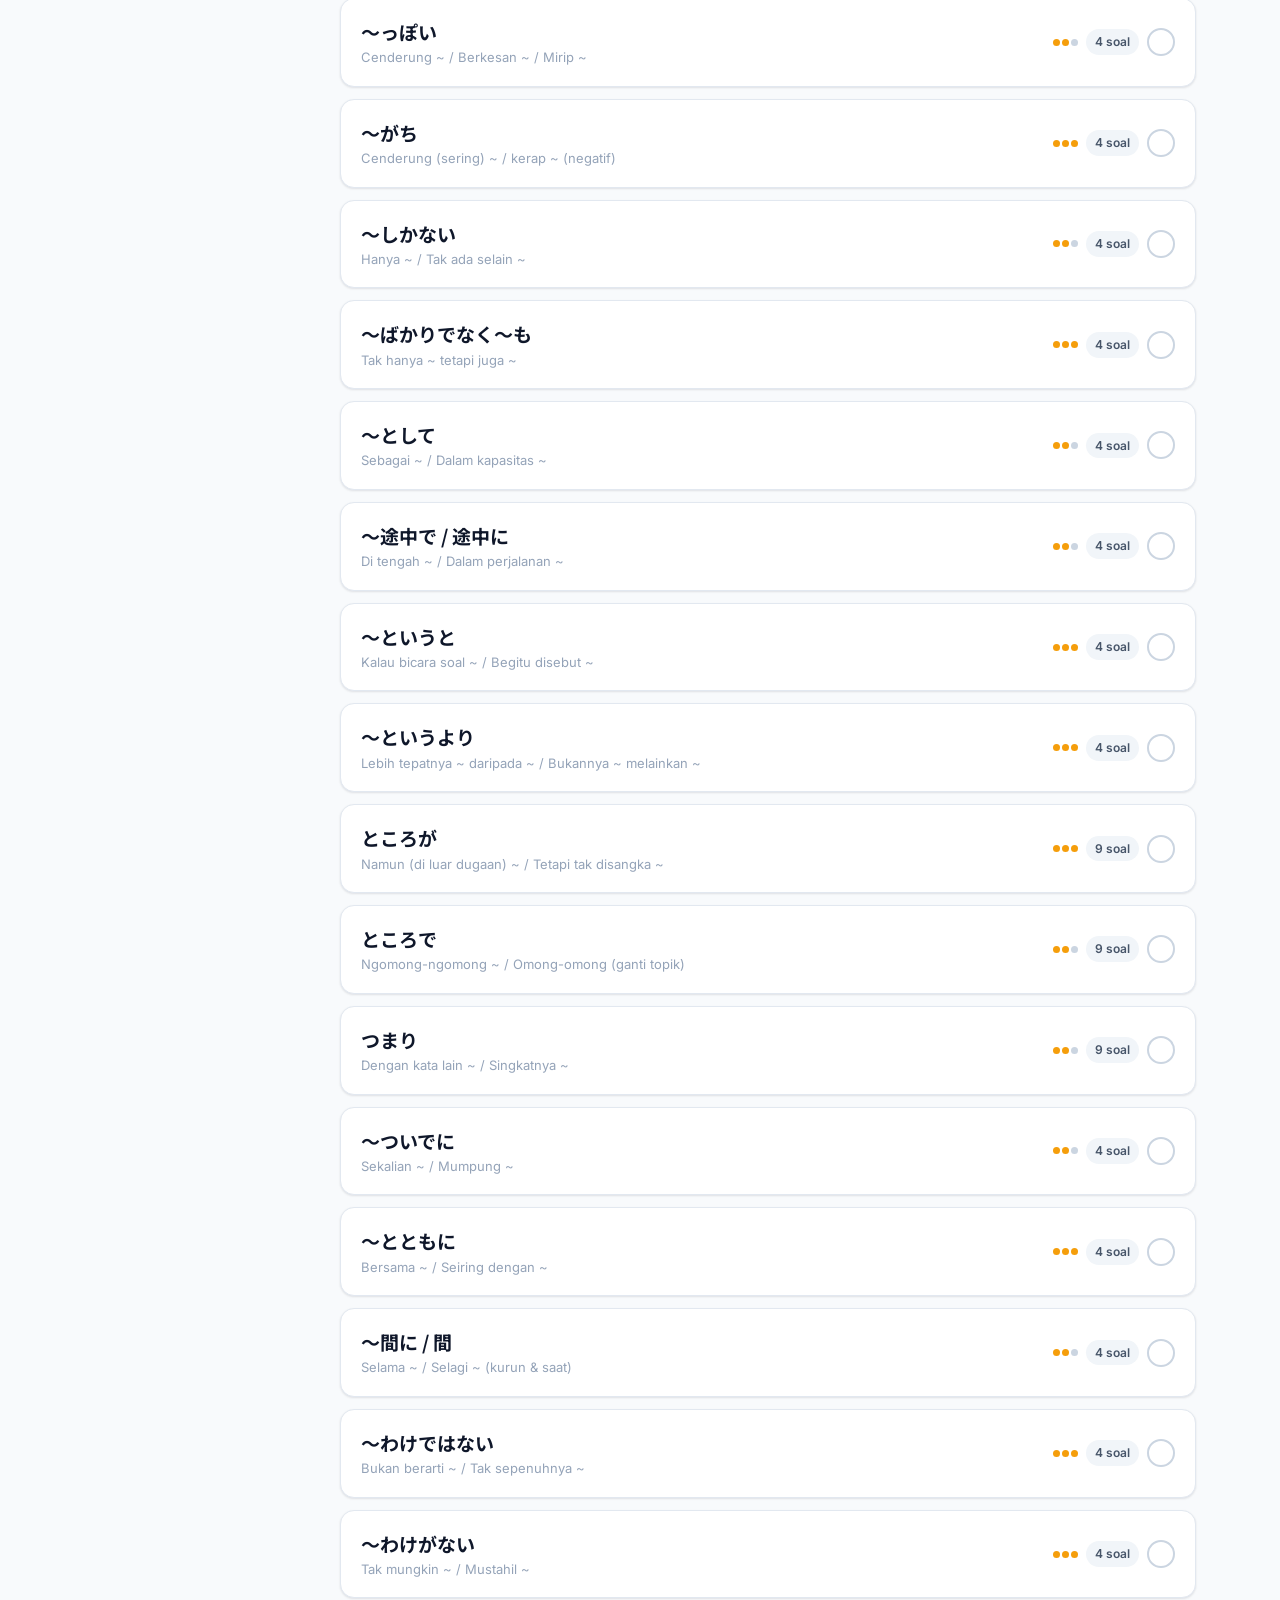
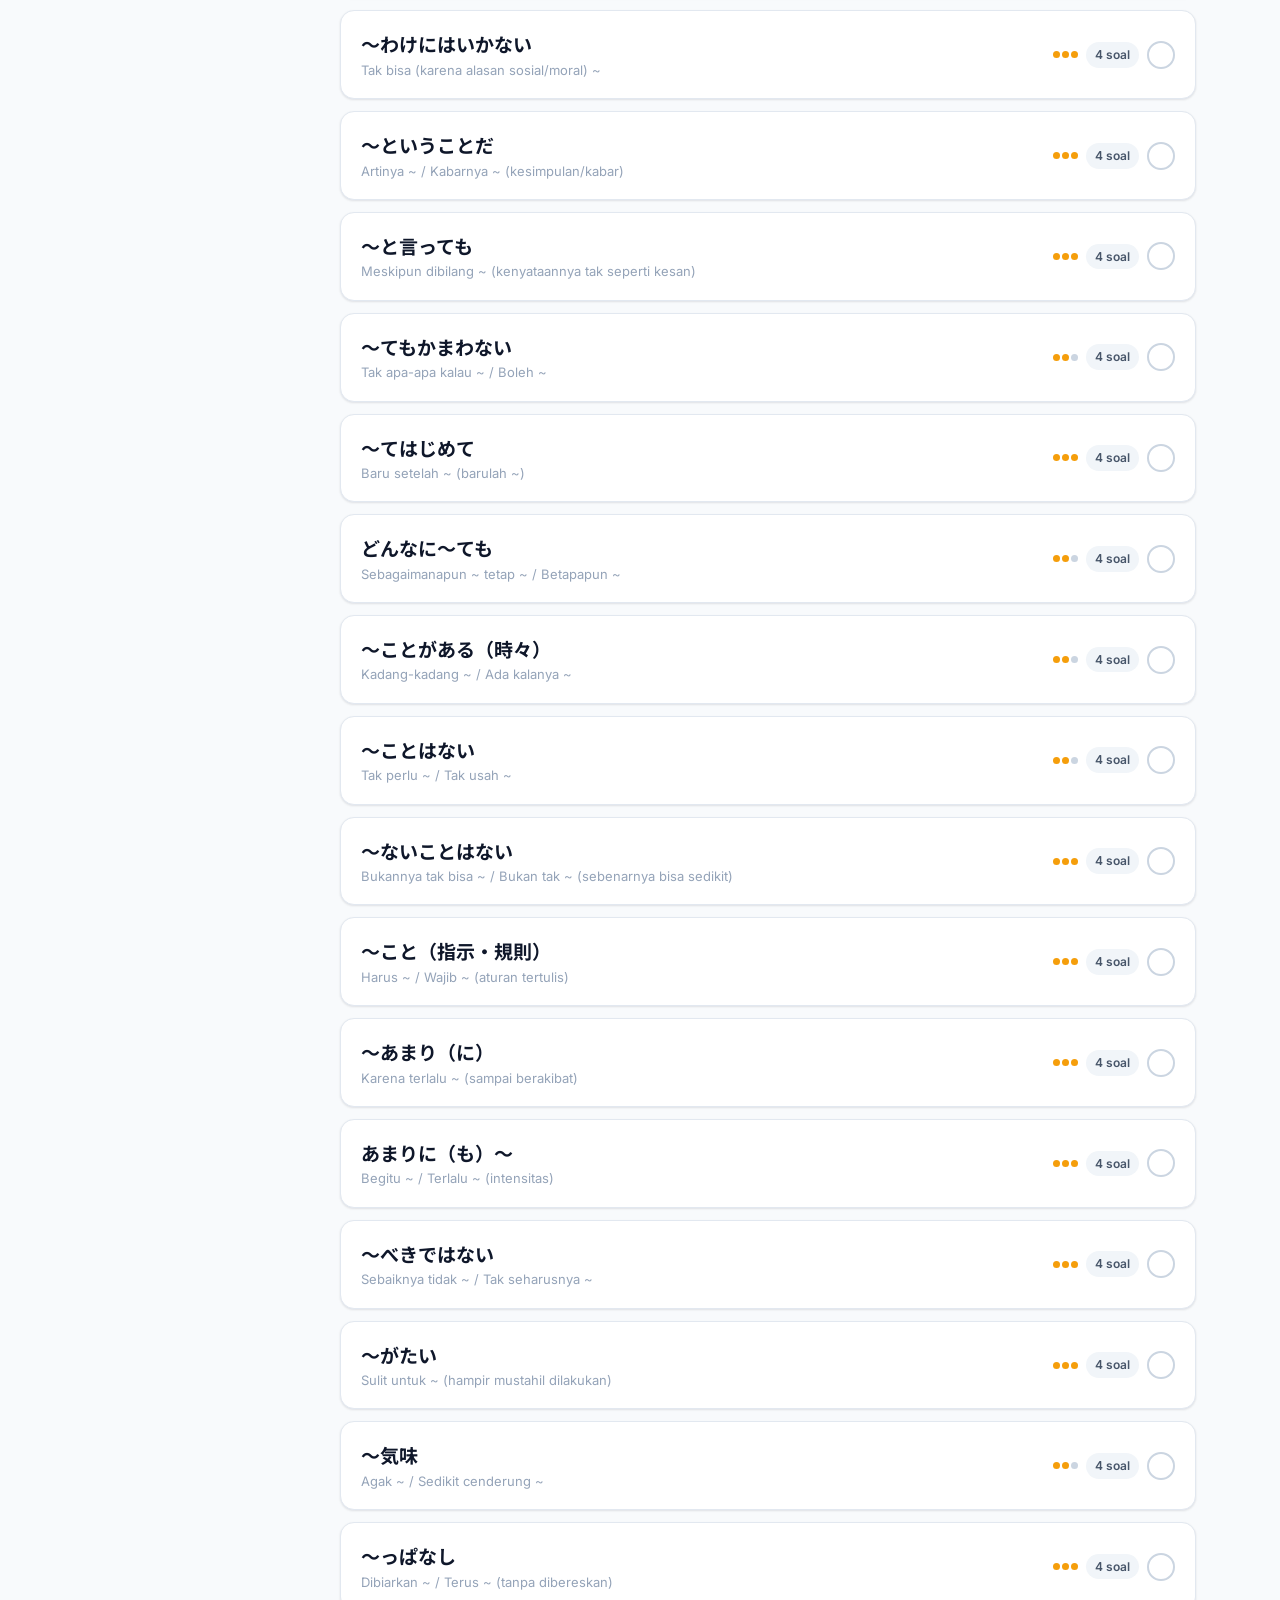
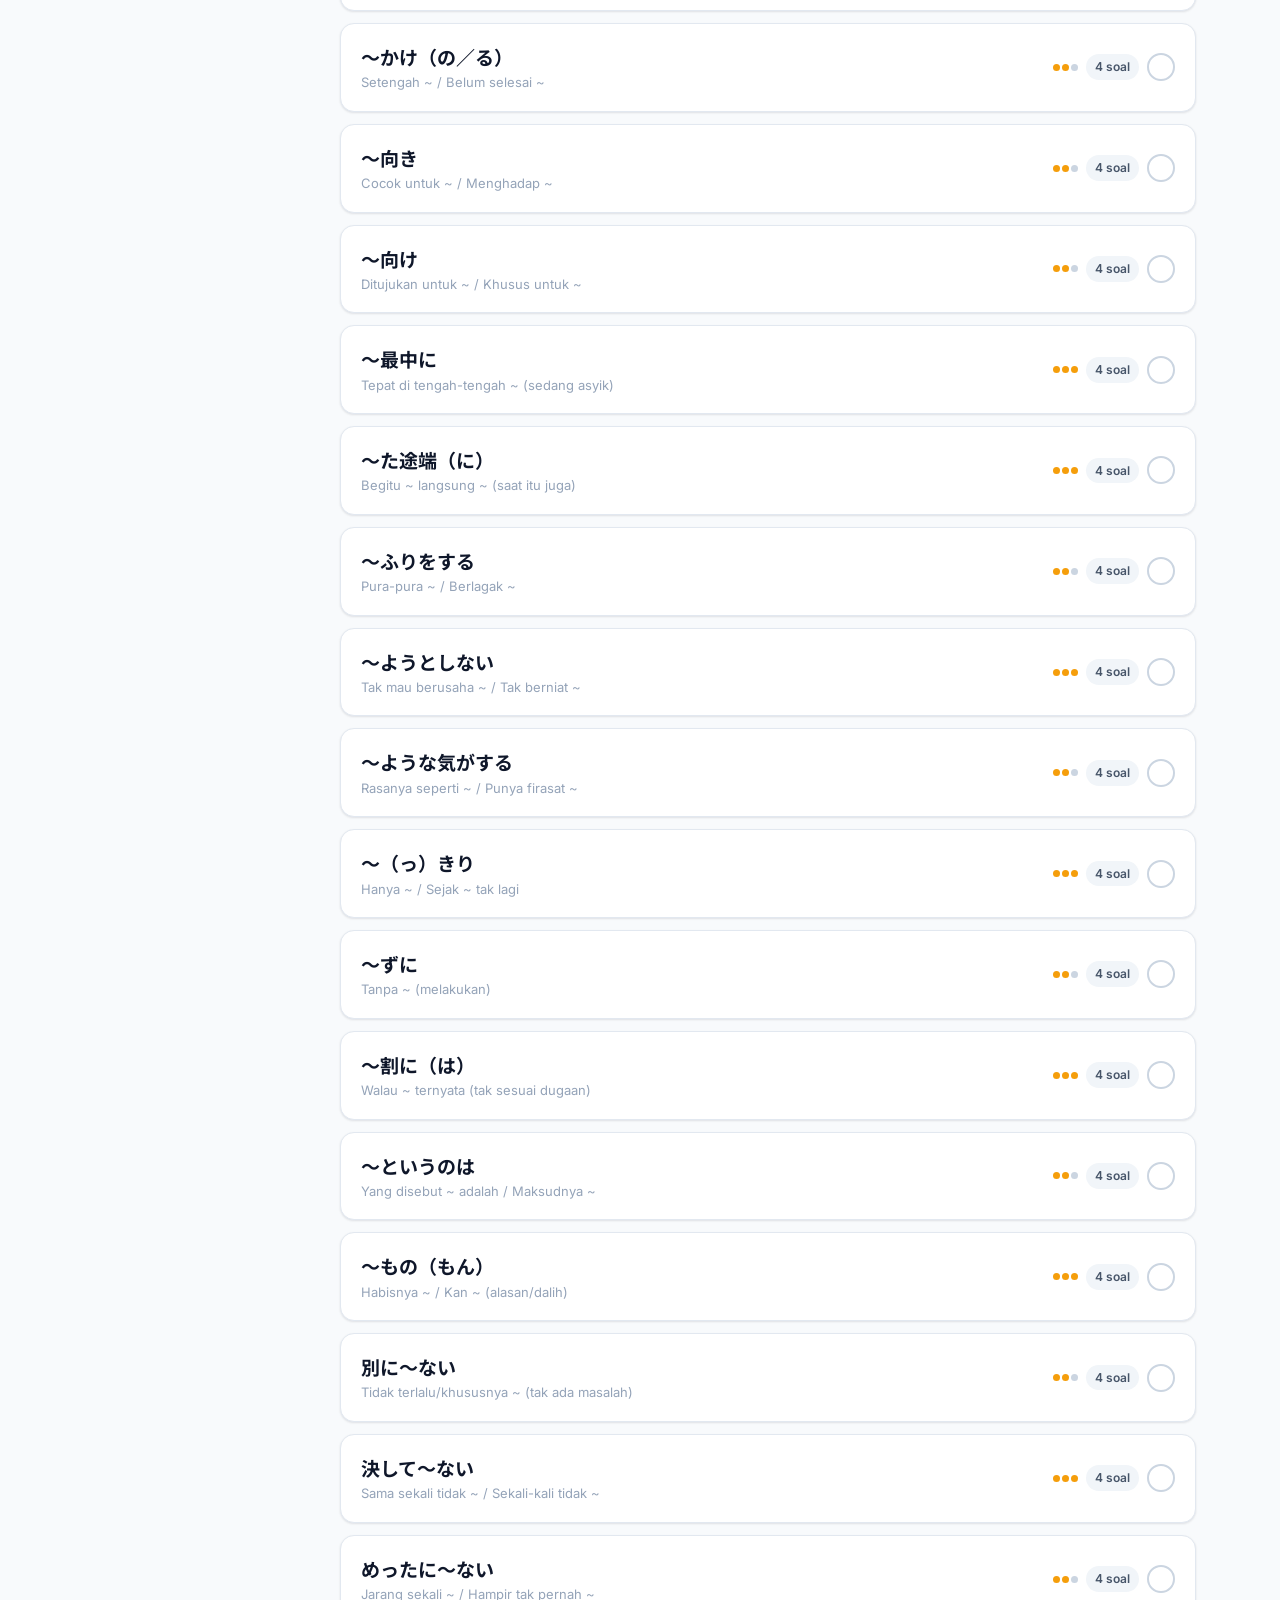
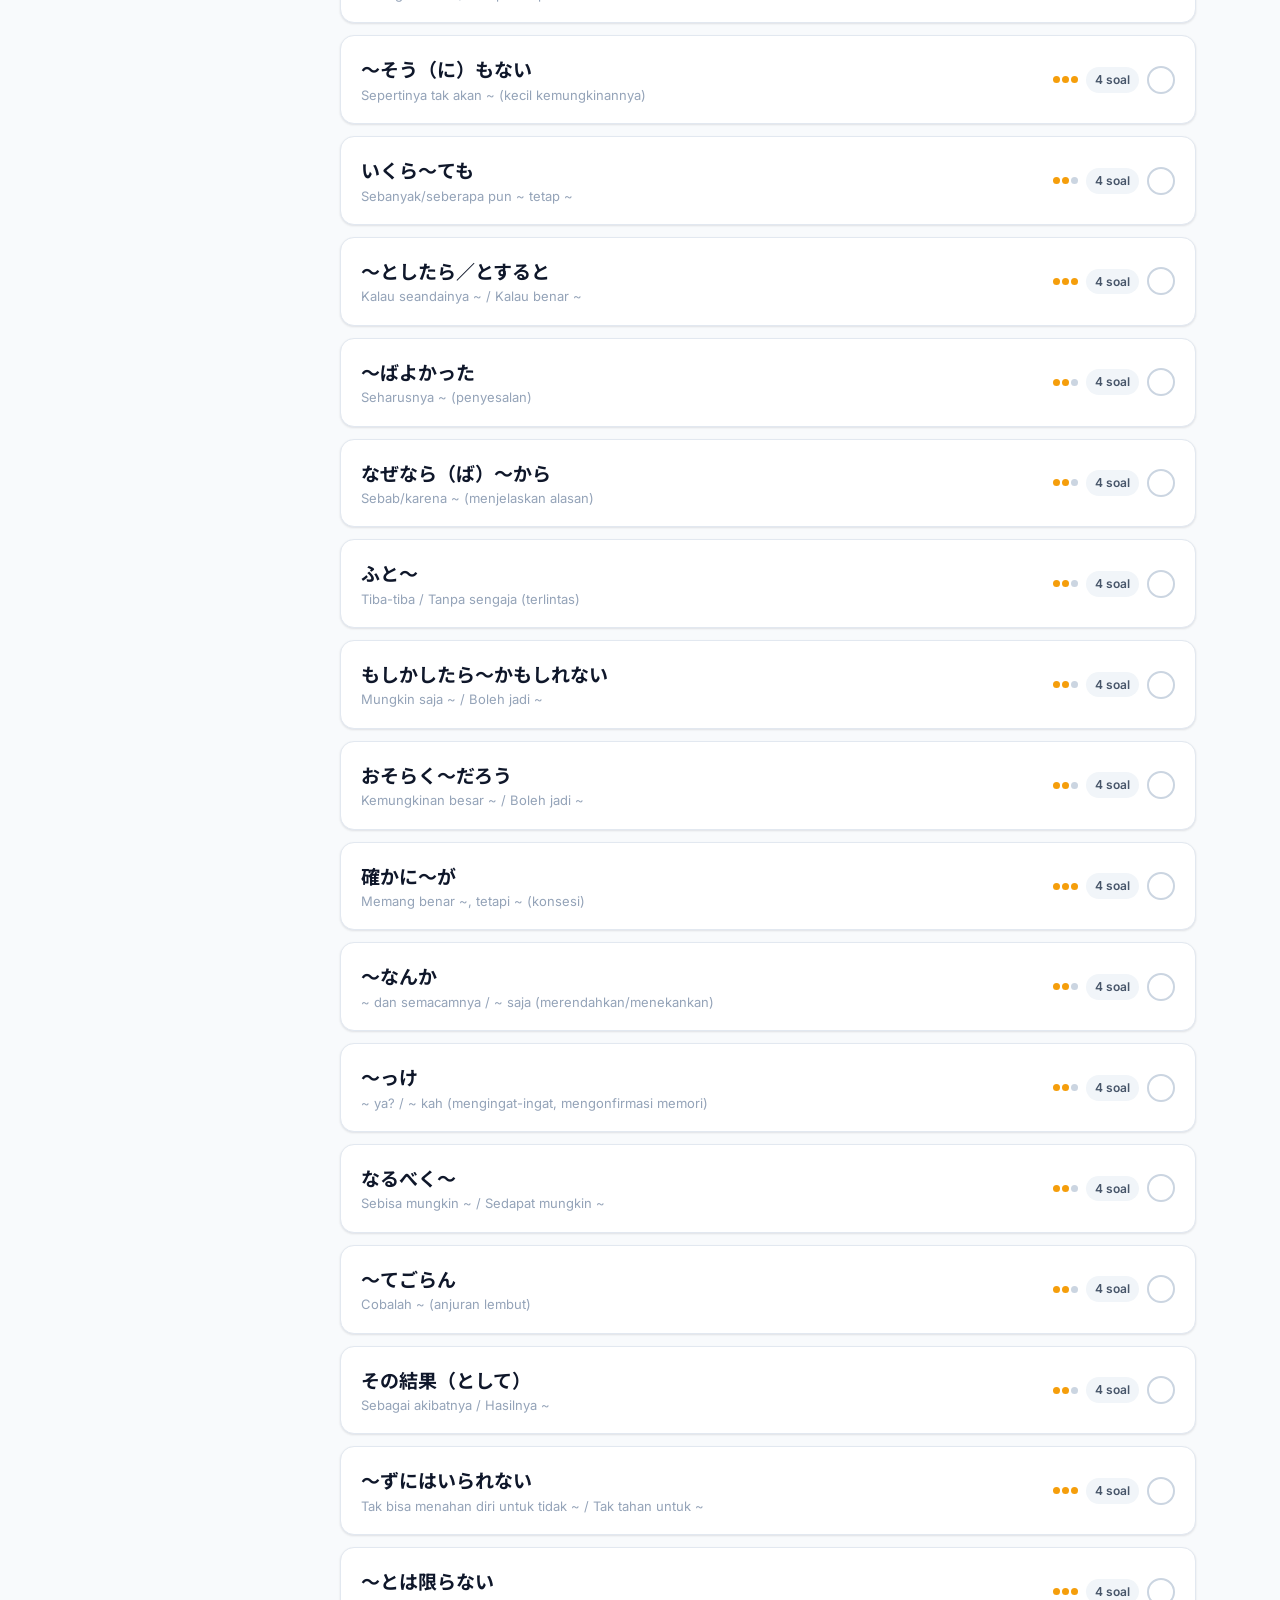
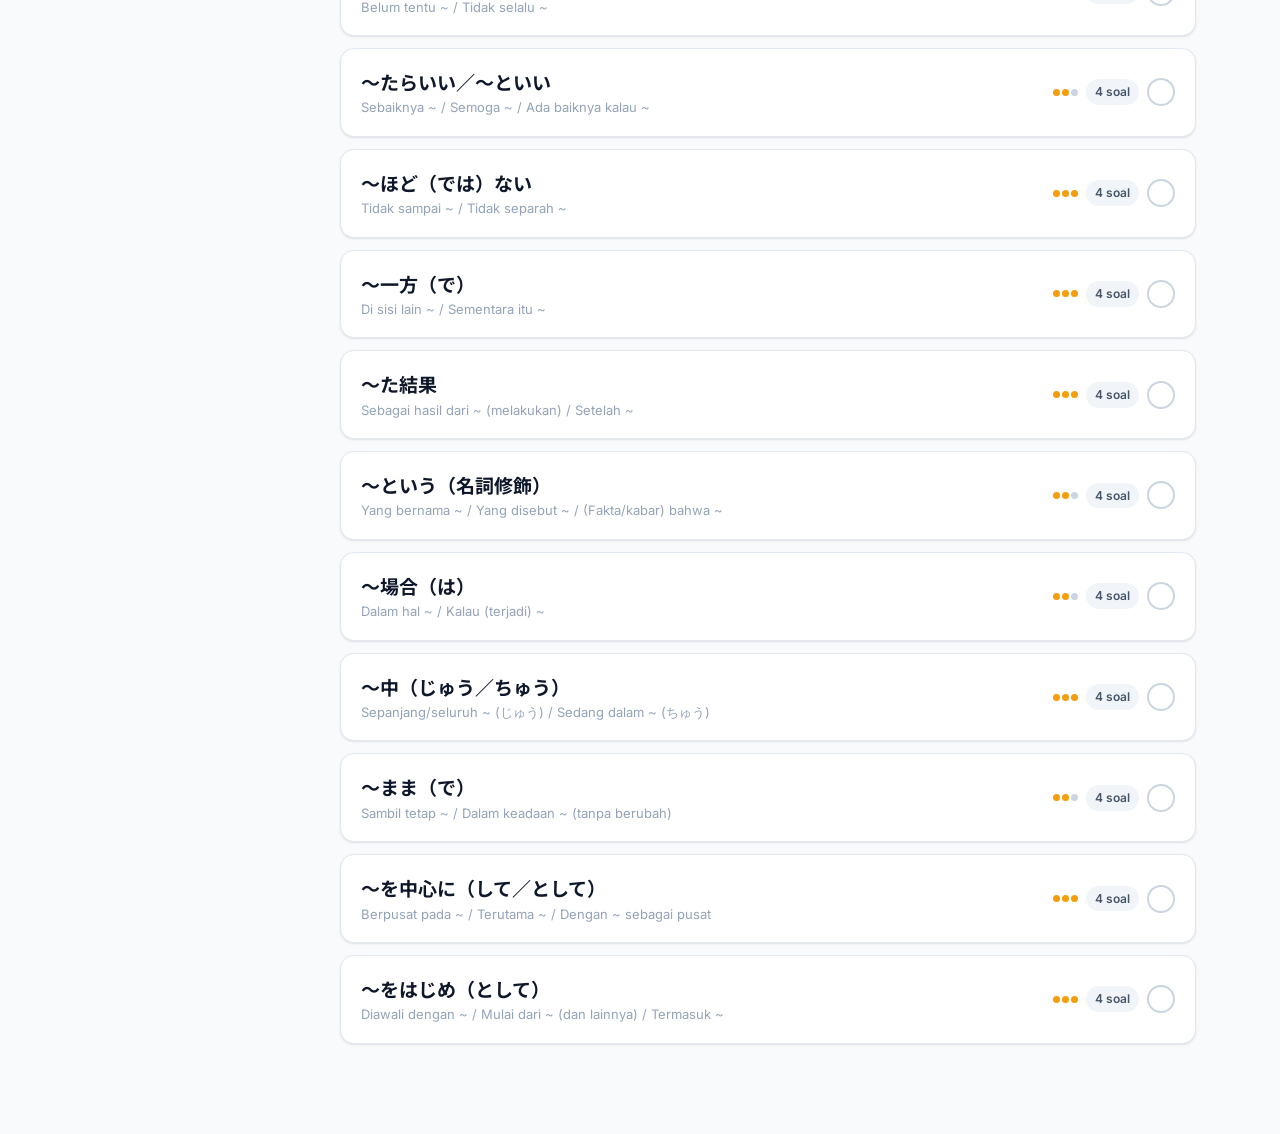
<file: n3.html>
<!DOCTYPE html>
<html lang="id">
<head>
<meta charset="UTF-8">
<meta name="viewport" content="width=device-width, initial-scale=1.0">
<title>Bunpou · Materi N3</title>
<link rel="preconnect" href="https://fonts.googleapis.com">
<link href="https://fonts.googleapis.com/css2?family=Inter:wght@400;500;600;700;800&family=Noto+Sans+JP:wght@400;500;700;800&display=swap" rel="stylesheet">
<link rel="stylesheet" href="css/style.css">
<link rel="manifest" href="manifest.json">
<meta name="theme-color" content="#3b82f6">
<meta name="apple-mobile-web-app-capable" content="yes">
<meta name="apple-mobile-web-app-status-bar-style" content="black-translucent">
<script>(function(){try{var t=localStorage.getItem('jlpt_theme');if(t&&JSON.parse(t)==='dark'){document.documentElement.setAttribute('data-theme','dark');}}catch(e){}})();</script>
</head>
<body class="app">
<div class="main">
  <div class="content">
    <div class="page-head">
      <div class="eyebrow">Daftar Grammar</div>
      <h1>Materi N3</h1>
      <p>Grammar menengah JLPT N3. Klik untuk membuka penjelasan mendalam, contoh kalimat, dan latihan khusus.</p>
    </div>
    
    <div class="toolbar">
      <div class="search-box">
        <span class="s-ico">&#x1F50D;</span>
        <input type="text" id="search" placeholder="Cari grammar, arti, atau romaji&hellip;">
      </div>
      <div class="filter-group" id="diffFilter">
        <button class="active" data-d="all">Semua</button>
        <button data-d="1">Mudah</button>
        <button data-d="2">Sedang</button>
        <button data-d="3">Sulit</button>
      </div>
      <div class="filter-group" id="statusFilter">
        <button class="active" data-s="all">Status</button>
        <button data-s="none">Baru</button>
        <button data-s="learning">Dipelajari</button>
        <button data-s="learned">Selesai</button>
      </div>
    </div>
    <div class="g-list" id="list"></div>
  </div>
</div>
<script src="data/grammar.js"></script>
<script src="data/grammar-n4.js"></script>
<script src="data/grammar-n4b.js"></script>
<script src="data/grammar-n4c.js"></script>
<script src="data/grammar-n3.js"></script>
<script src="data/grammar-n3b.js"></script>
<script src="data/grammar-n3c.js"></script>
<script src="data/n4-full.js"></script>
    <script src="data/n4-extra.js"></script>
    <script src="data/n3-full.js"></script>
<script src="js/storage.js"></script>
<script src="js/data.js"></script>
<script src="js/nav.js"></script>
<script src="js/list.js"></script>
<script>renderLevelList("N3", "n3.html");</script>
</body>
</html>
</file>
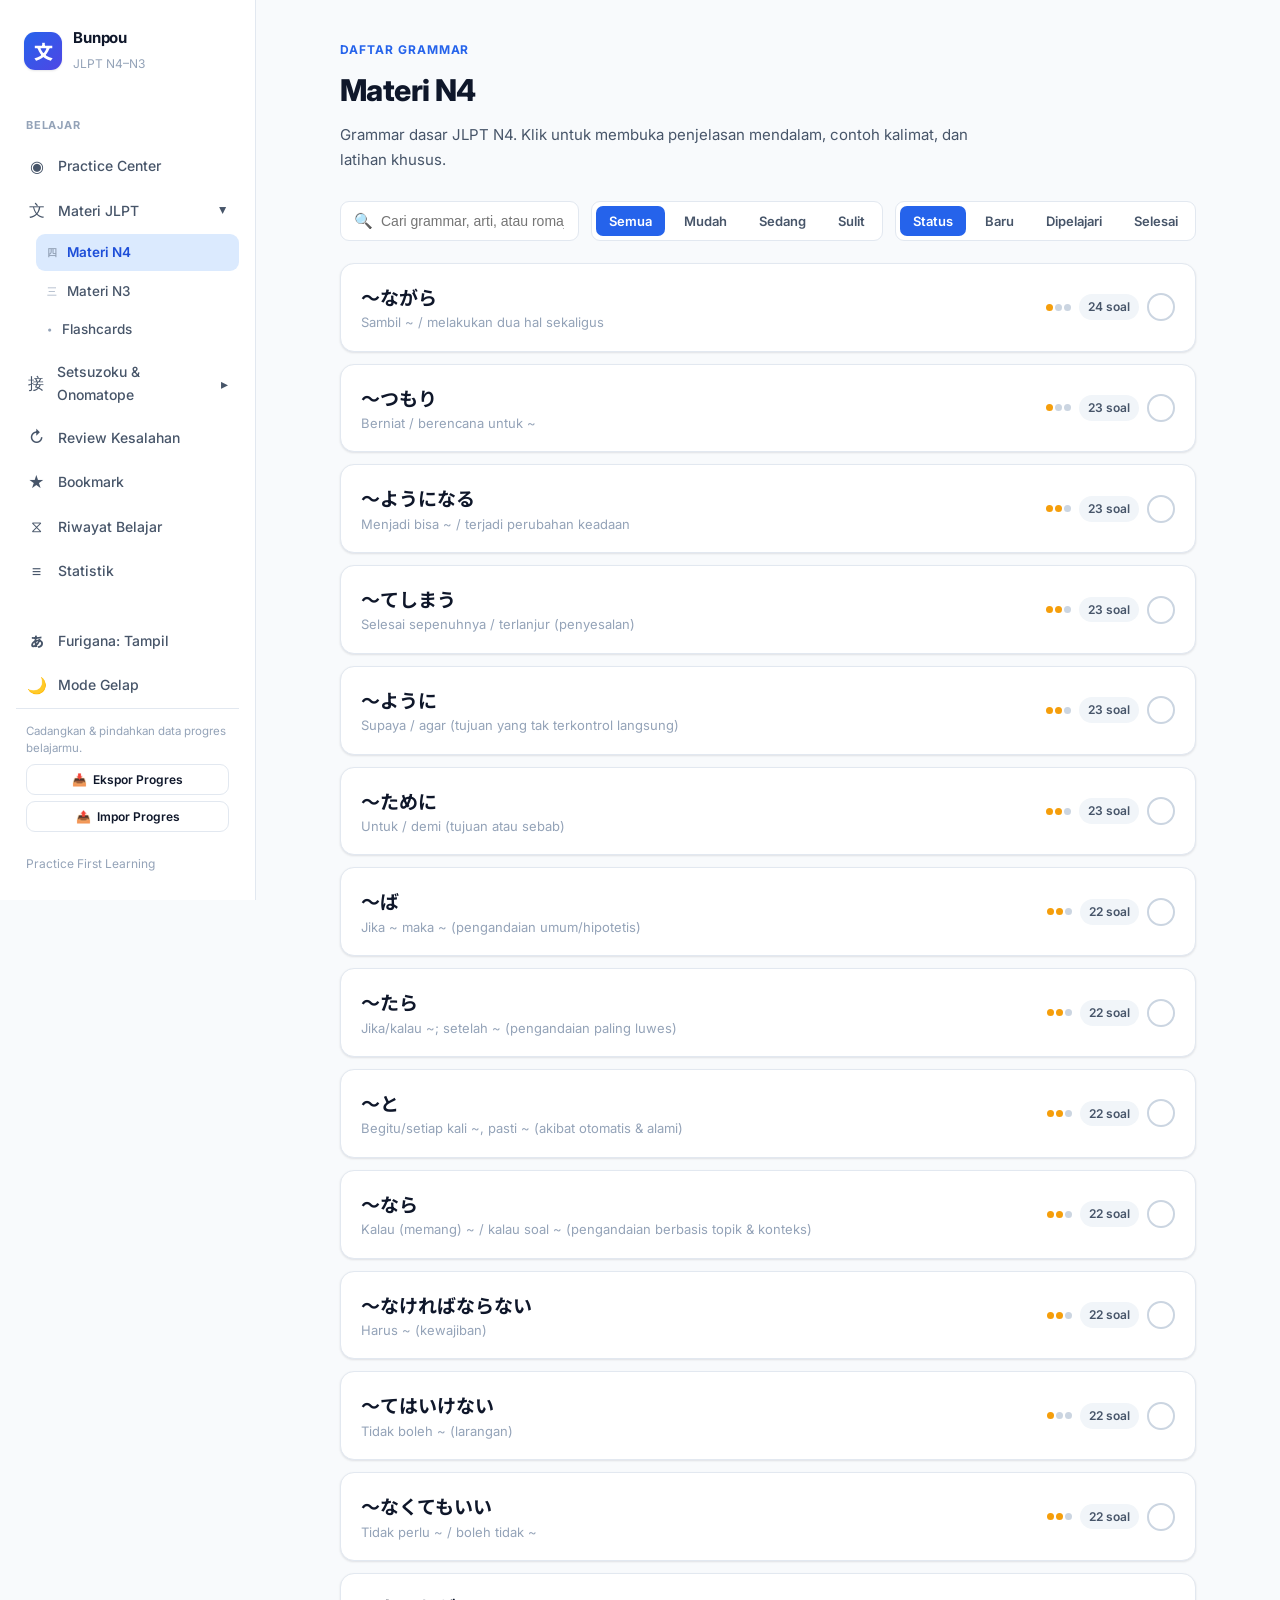
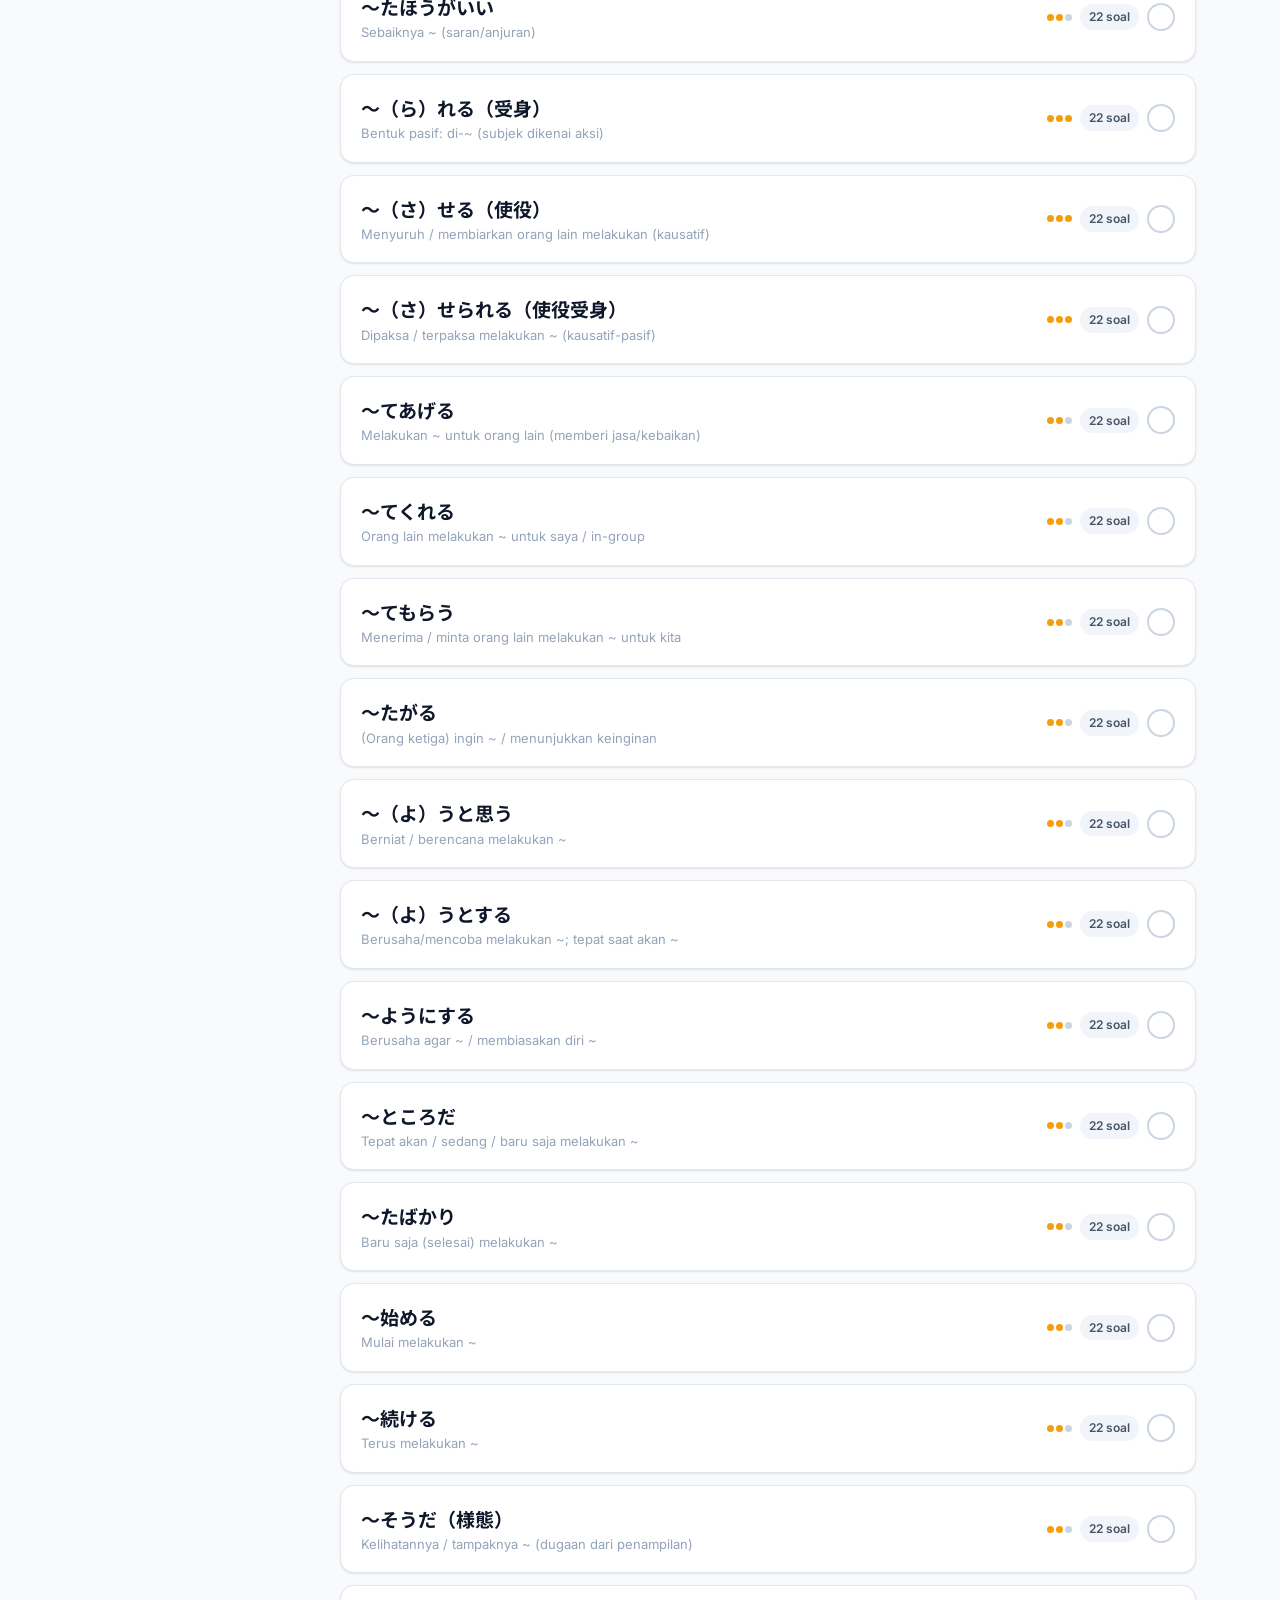
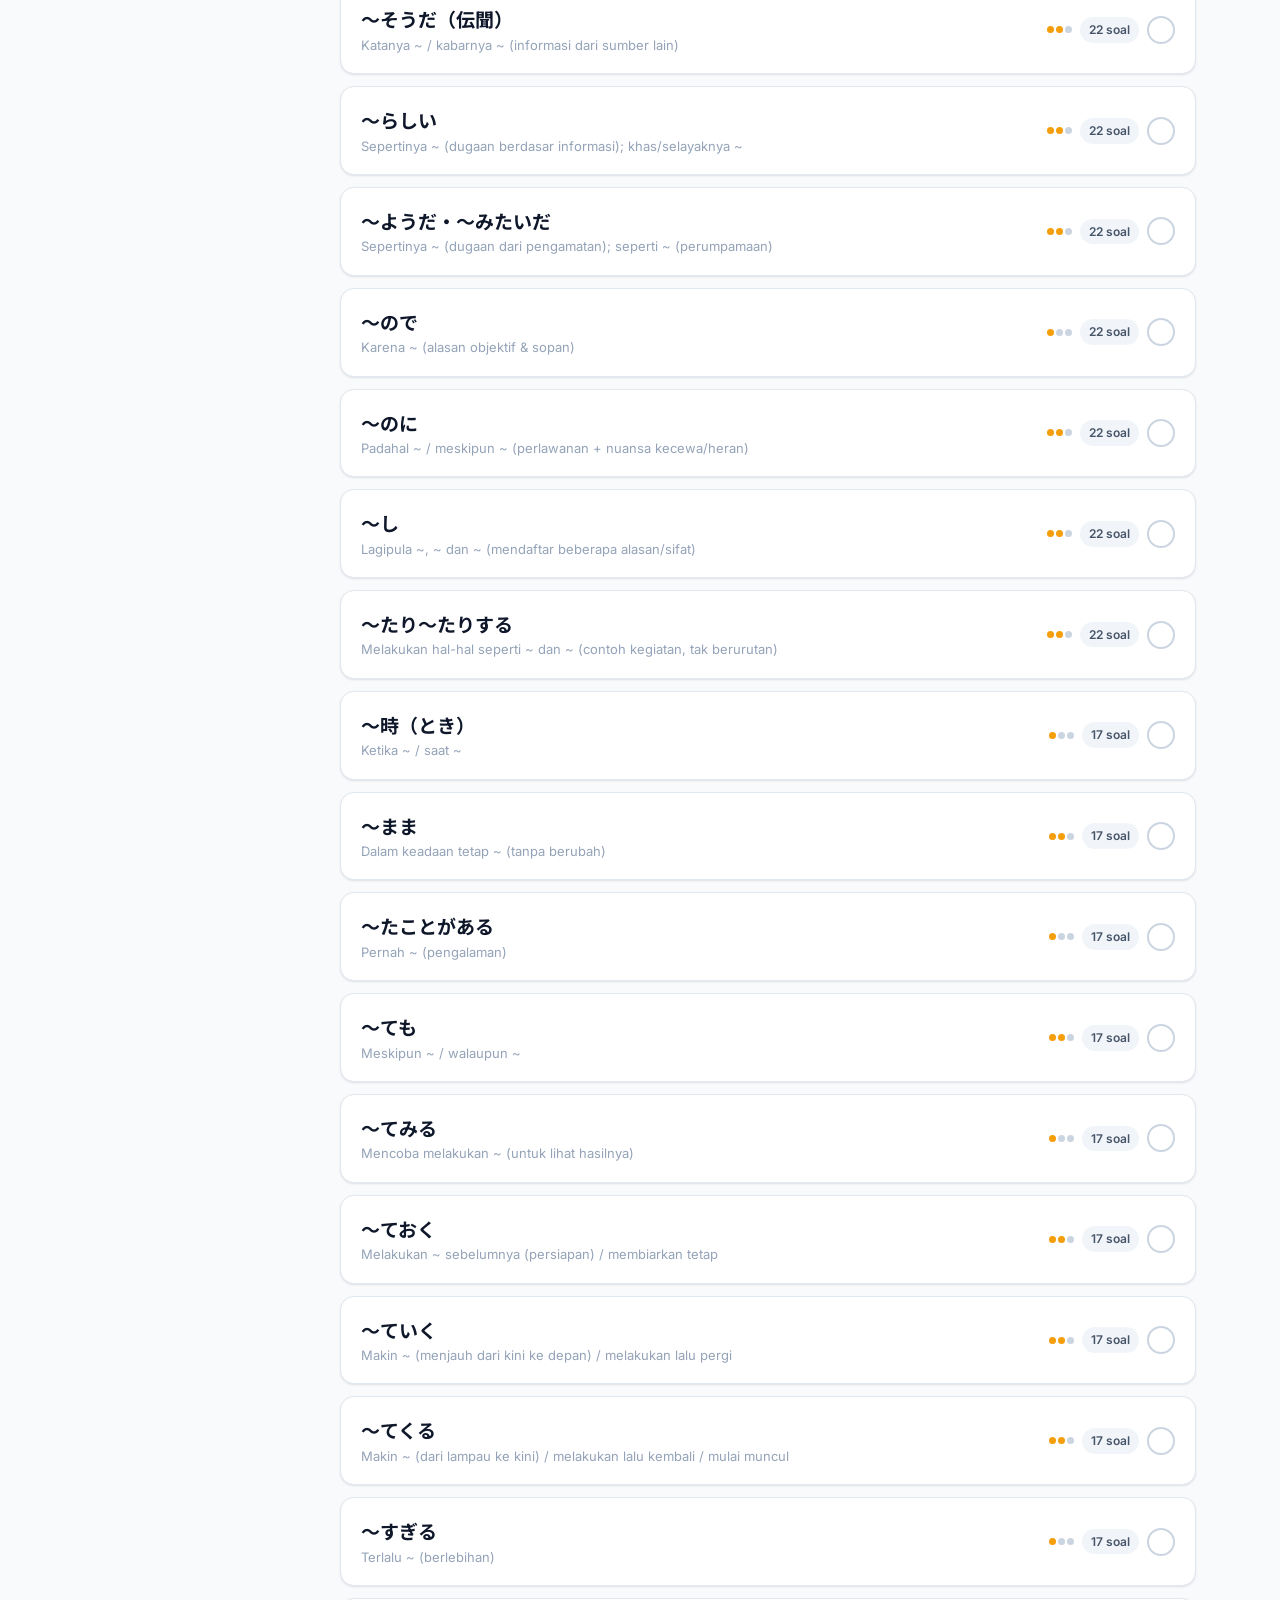
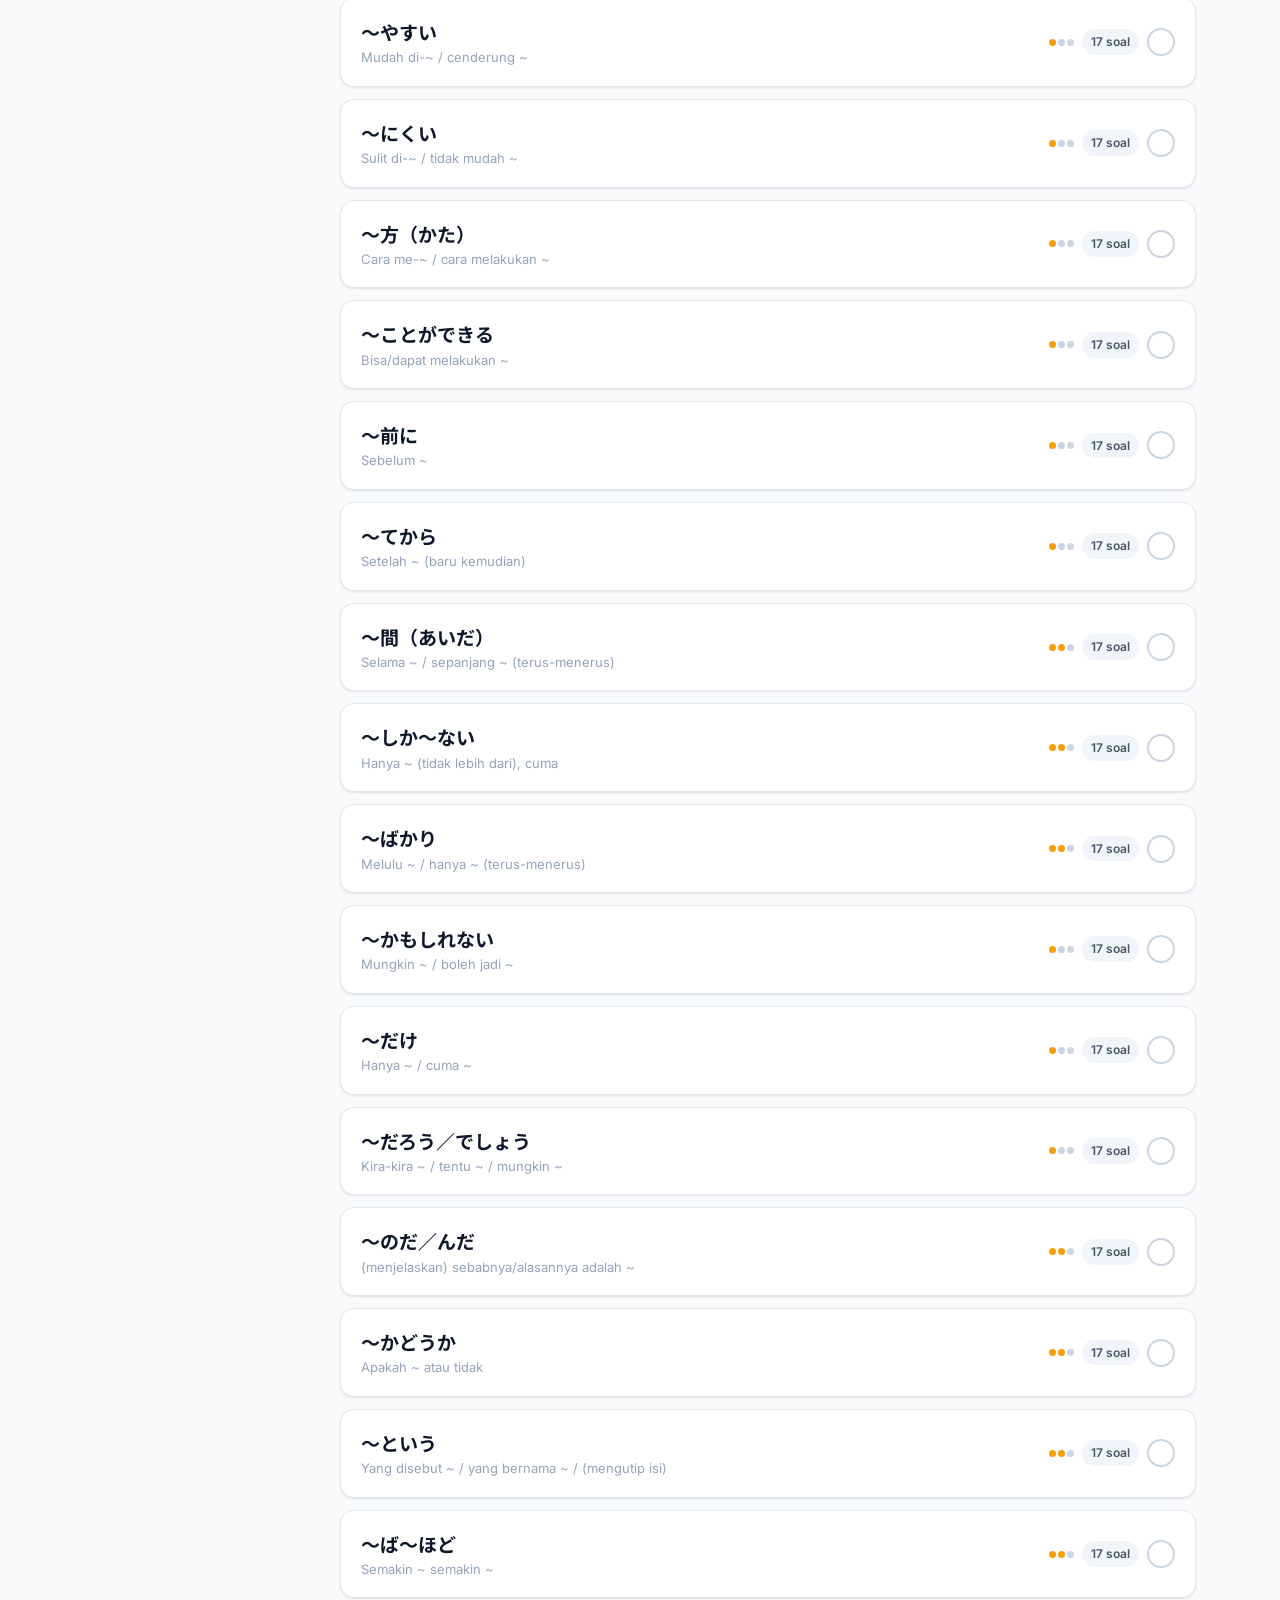
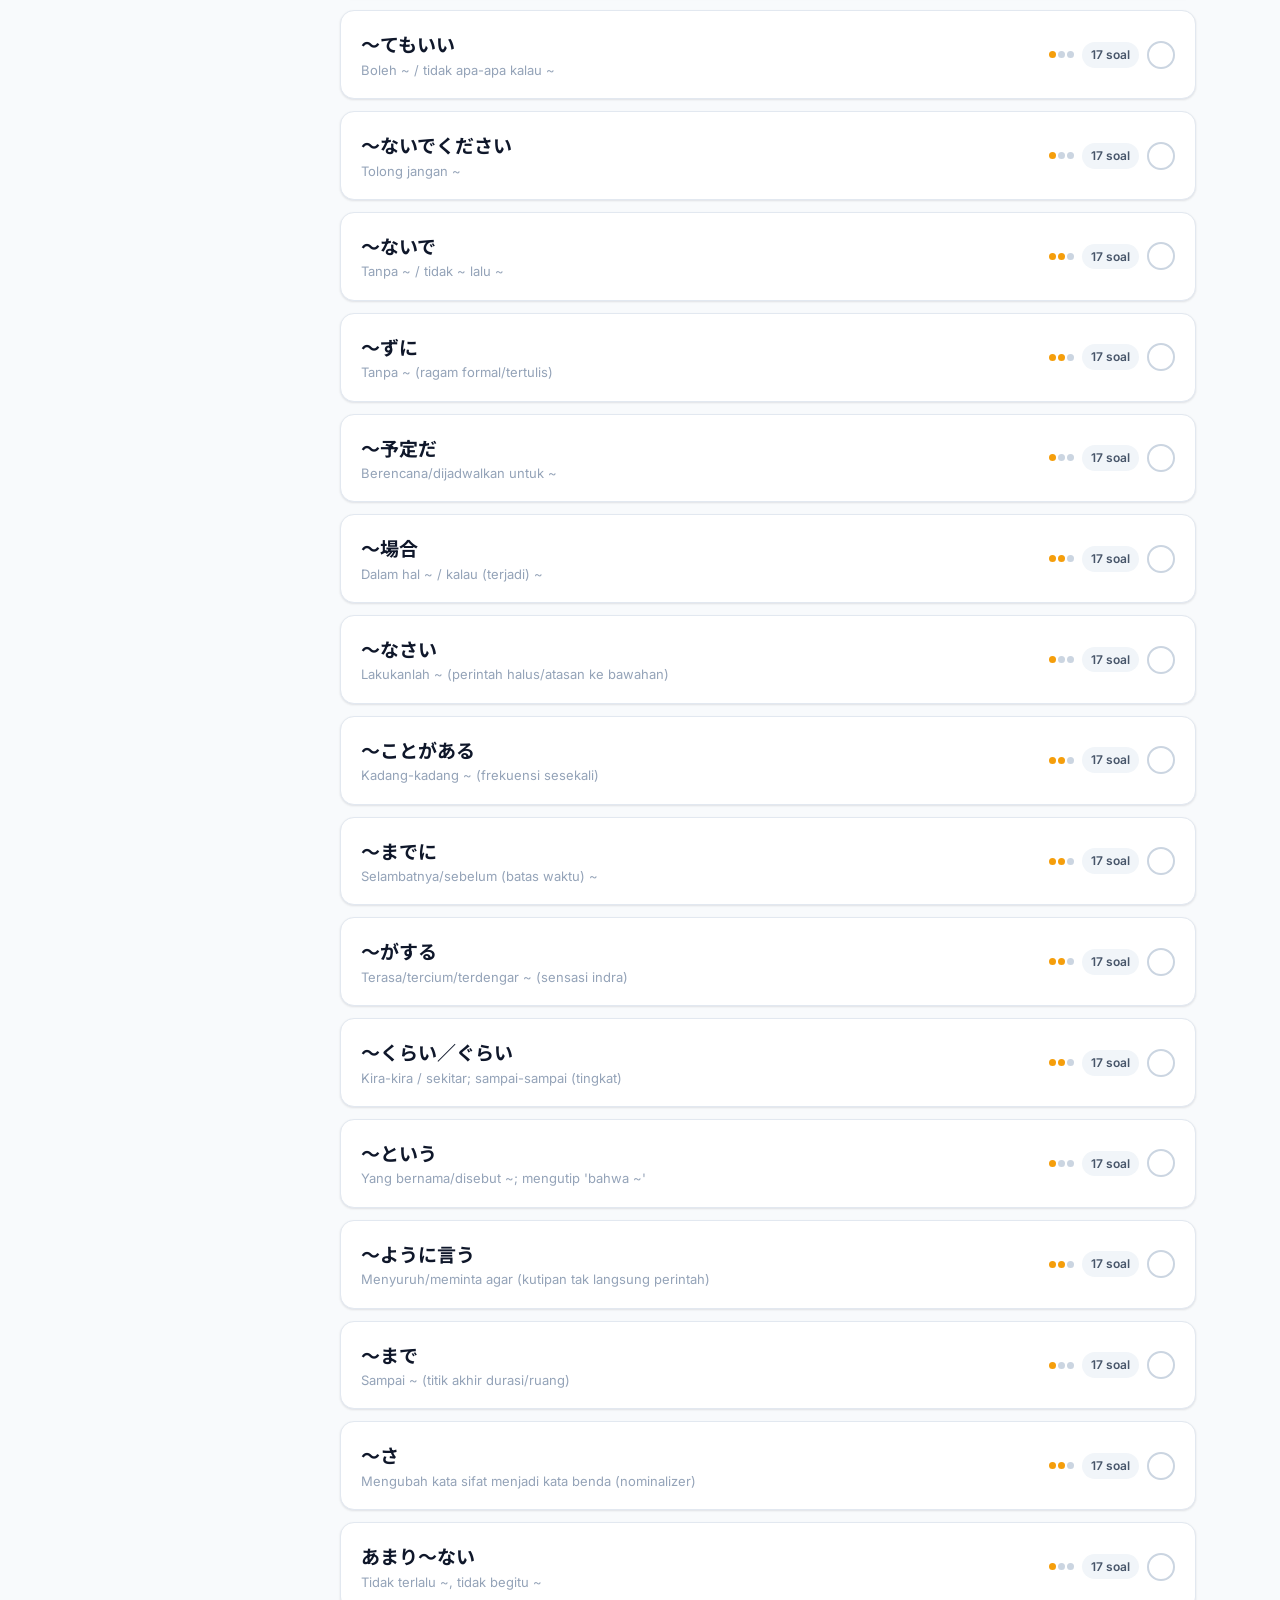
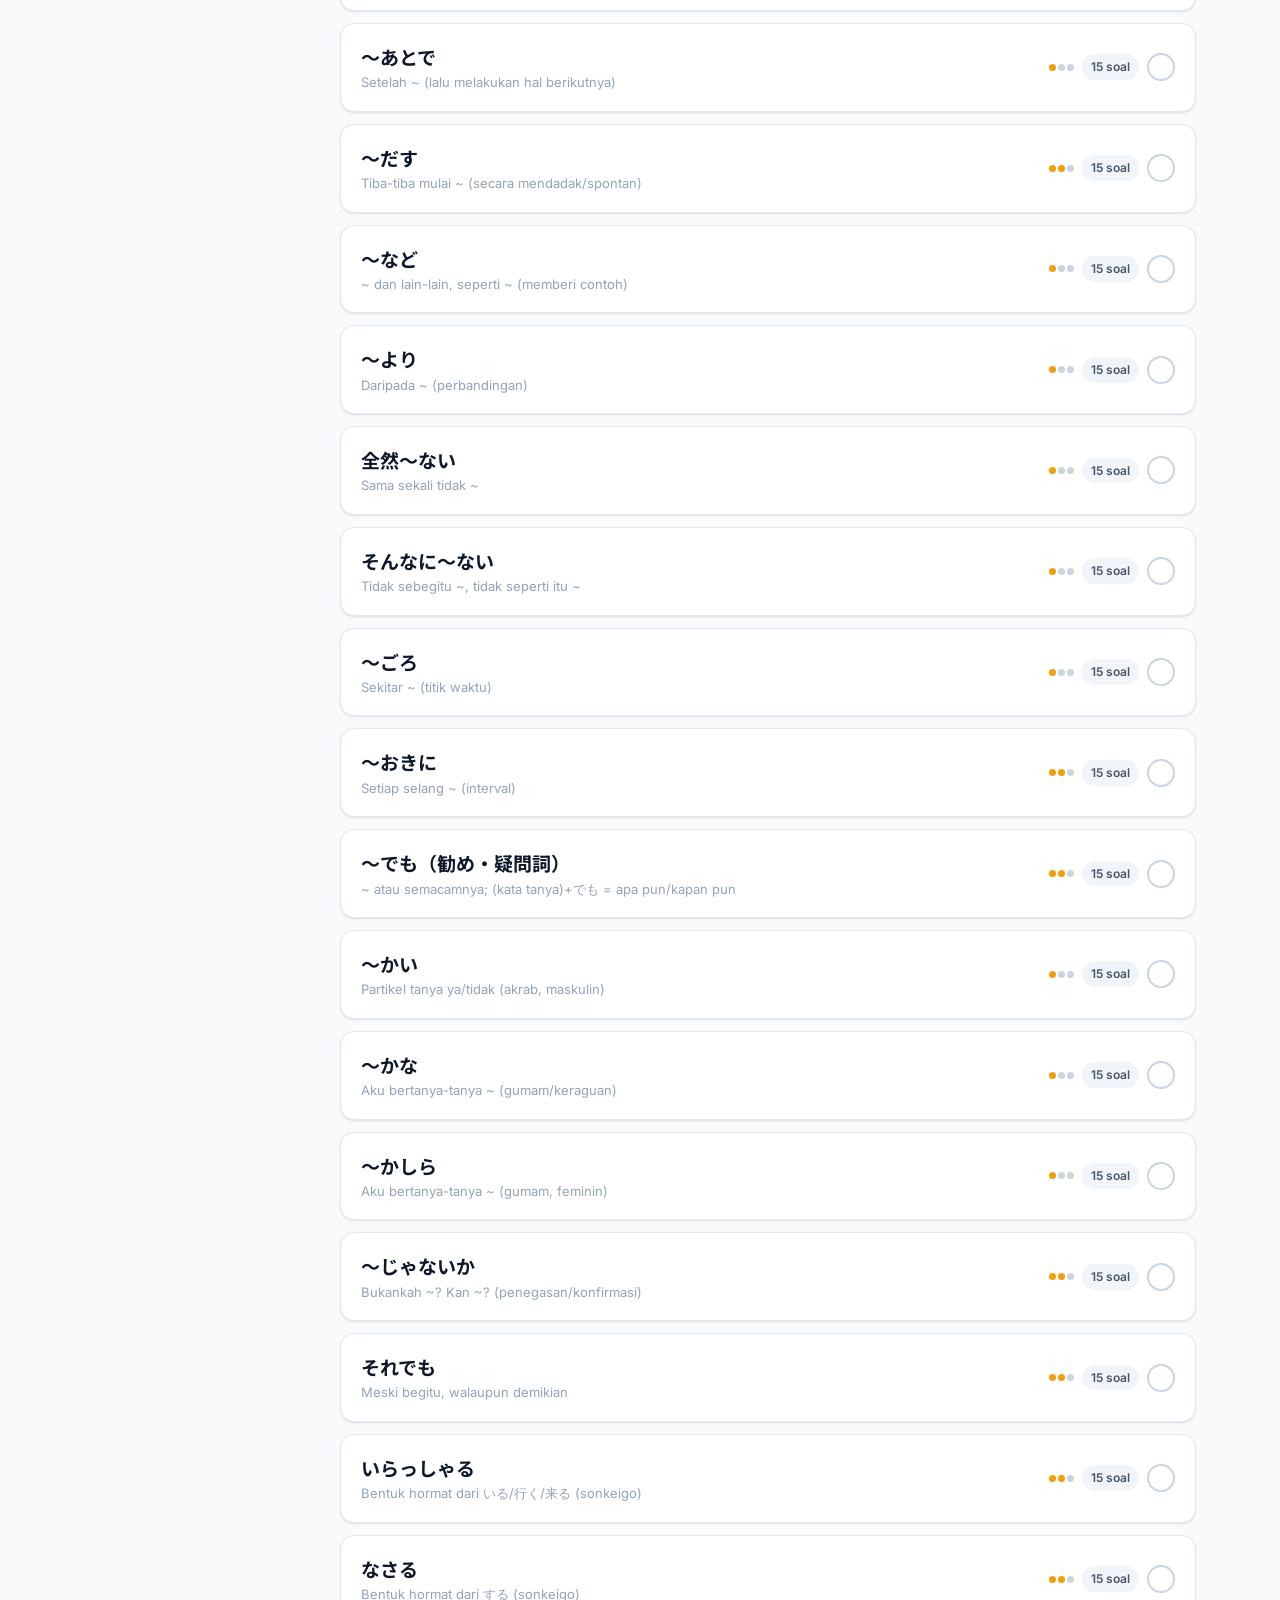
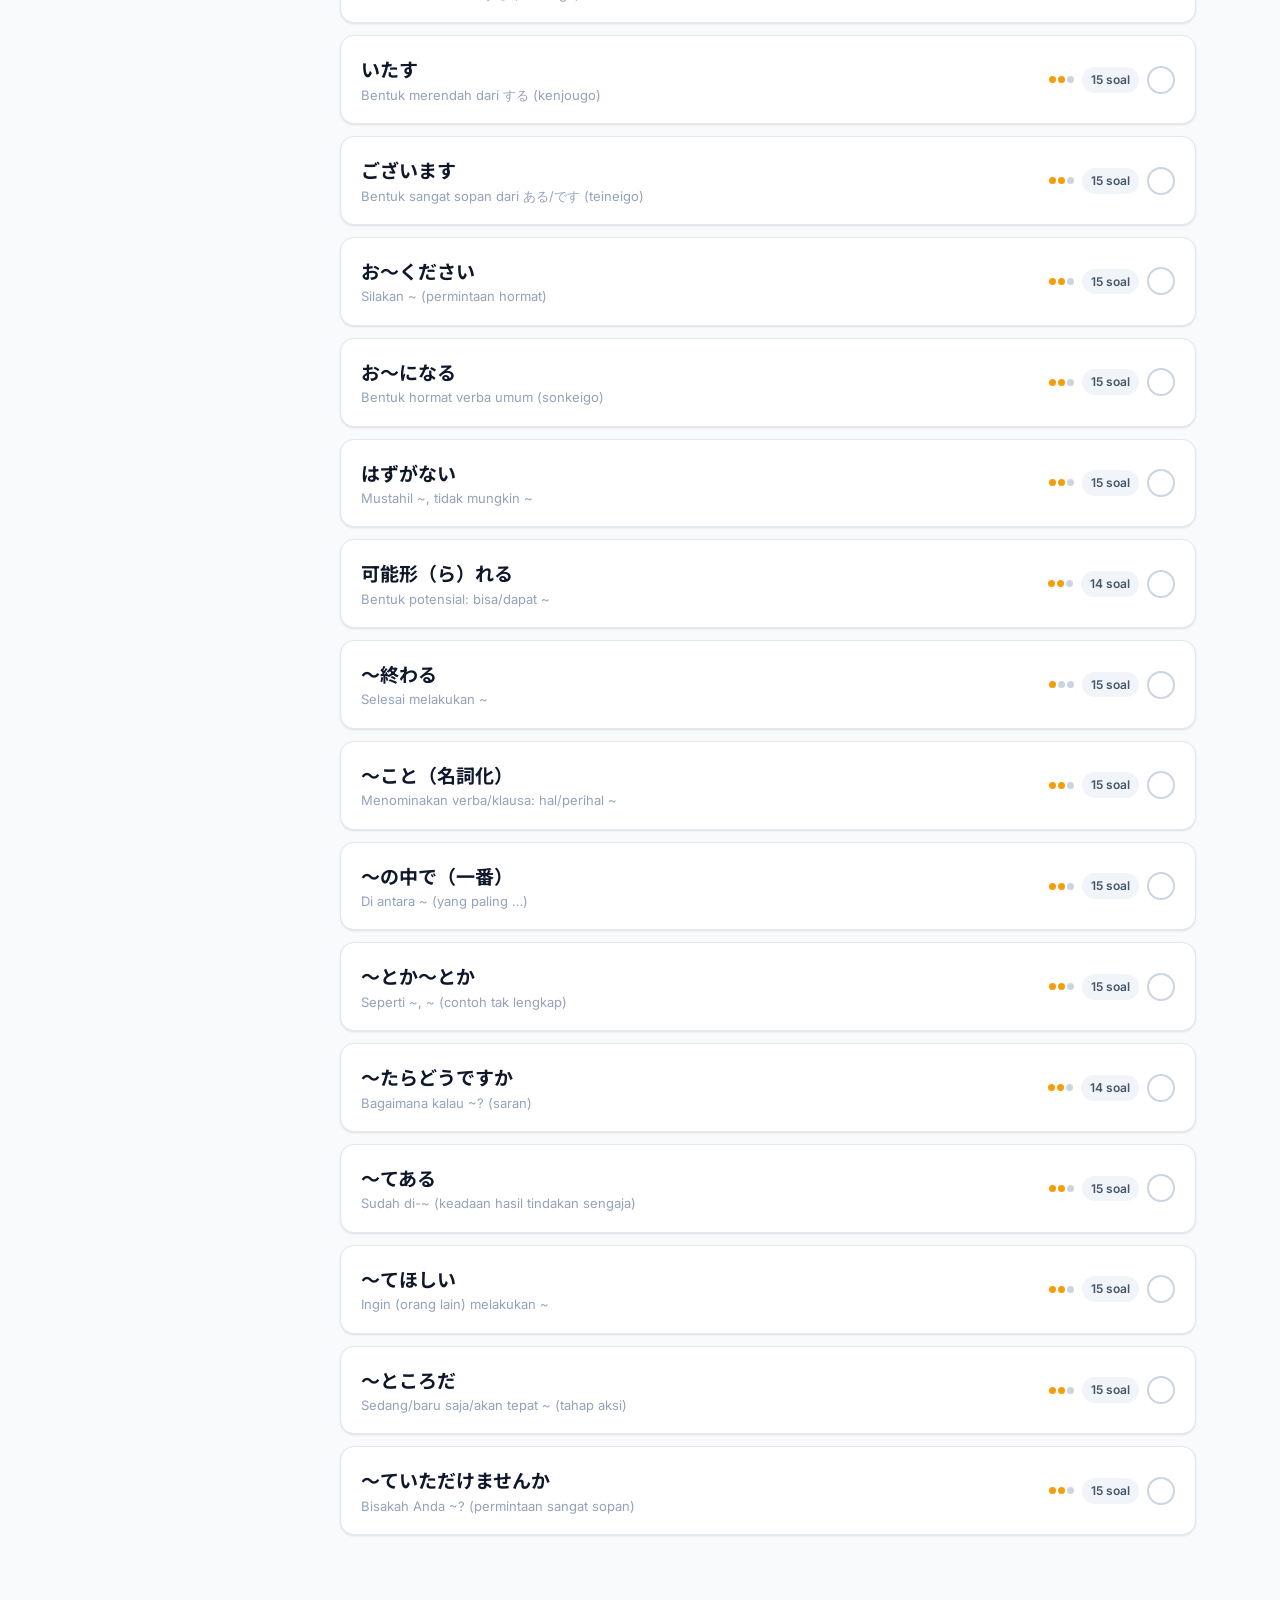
<file: n4.html>
<!DOCTYPE html>
<html lang="id">
<head>
<meta charset="UTF-8">
<meta name="viewport" content="width=device-width, initial-scale=1.0">
<title>Bunpou · Materi N4</title>
<link rel="preconnect" href="https://fonts.googleapis.com">
<link href="https://fonts.googleapis.com/css2?family=Inter:wght@400;500;600;700;800&family=Noto+Sans+JP:wght@400;500;700;800&display=swap" rel="stylesheet">
<link rel="stylesheet" href="css/style.css">
<link rel="manifest" href="manifest.json">
<meta name="theme-color" content="#3b82f6">
<meta name="apple-mobile-web-app-capable" content="yes">
<meta name="apple-mobile-web-app-status-bar-style" content="black-translucent">
<script>(function(){try{var t=localStorage.getItem('jlpt_theme');if(t&&JSON.parse(t)==='dark'){document.documentElement.setAttribute('data-theme','dark');}}catch(e){}})();</script>
</head>
<body class="app">
<div class="main">
  <div class="content">
    <div class="page-head">
      <div class="eyebrow">Daftar Grammar</div>
      <h1>Materi N4</h1>
      <p>Grammar dasar JLPT N4. Klik untuk membuka penjelasan mendalam, contoh kalimat, dan latihan khusus.</p>
    </div>
    
    <div class="toolbar">
      <div class="search-box">
        <span class="s-ico">&#x1F50D;</span>
        <input type="text" id="search" placeholder="Cari grammar, arti, atau romaji&hellip;">
      </div>
      <div class="filter-group" id="diffFilter">
        <button class="active" data-d="all">Semua</button>
        <button data-d="1">Mudah</button>
        <button data-d="2">Sedang</button>
        <button data-d="3">Sulit</button>
      </div>
      <div class="filter-group" id="statusFilter">
        <button class="active" data-s="all">Status</button>
        <button data-s="none">Baru</button>
        <button data-s="learning">Dipelajari</button>
        <button data-s="learned">Selesai</button>
      </div>
    </div>
    <div class="g-list" id="list"></div>
  </div>
</div>
<script src="data/grammar.js"></script>
<script src="data/grammar-n4.js"></script>
<script src="data/grammar-n4b.js"></script>
<script src="data/grammar-n4c.js"></script>
<script src="data/grammar-n3.js"></script>
<script src="data/grammar-n3b.js"></script>
<script src="data/grammar-n3c.js"></script>
<script src="data/n4-full.js"></script>
    <script src="data/n4-extra.js"></script>
    <script src="data/n3-full.js"></script>
<script src="js/storage.js"></script>
<script src="js/data.js"></script>
<script src="js/nav.js"></script>
<script src="js/list.js"></script>
<script>renderLevelList("N4", "n4.html");</script>
</body>
</html>
</file>
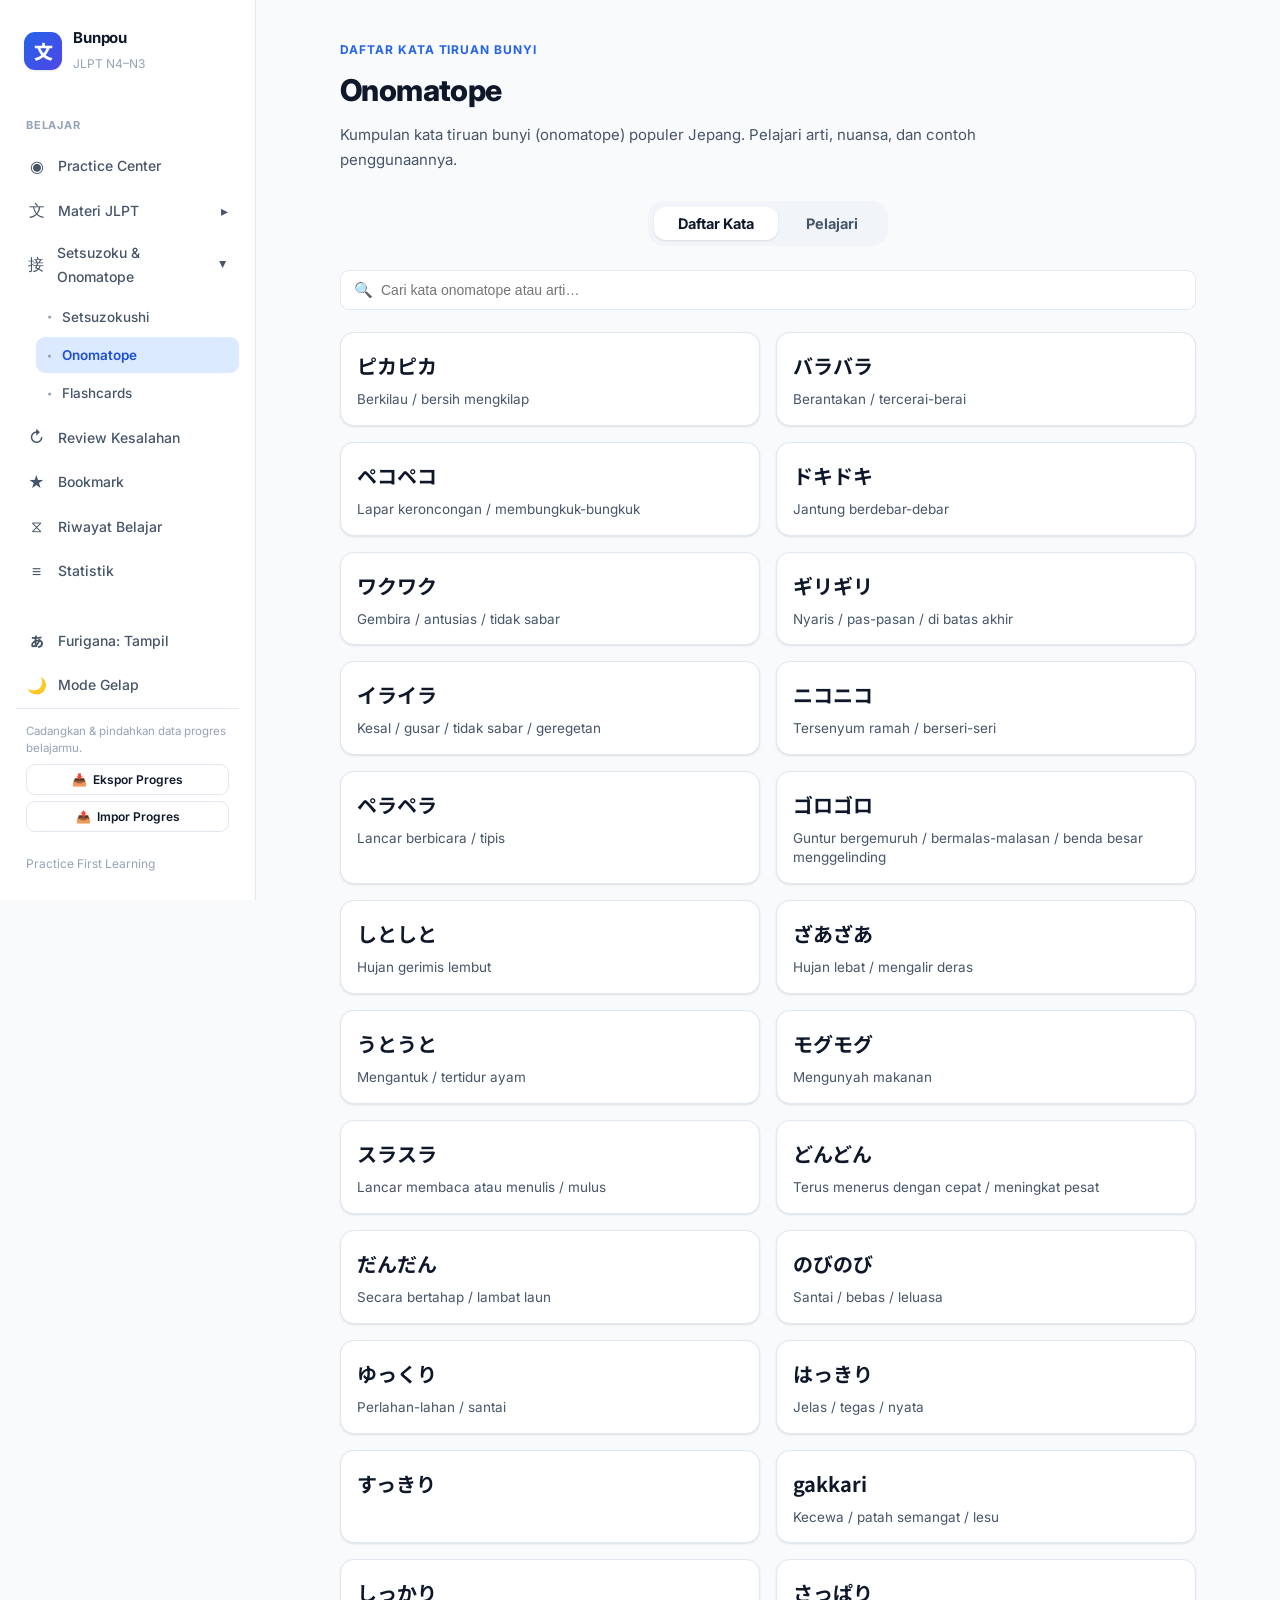
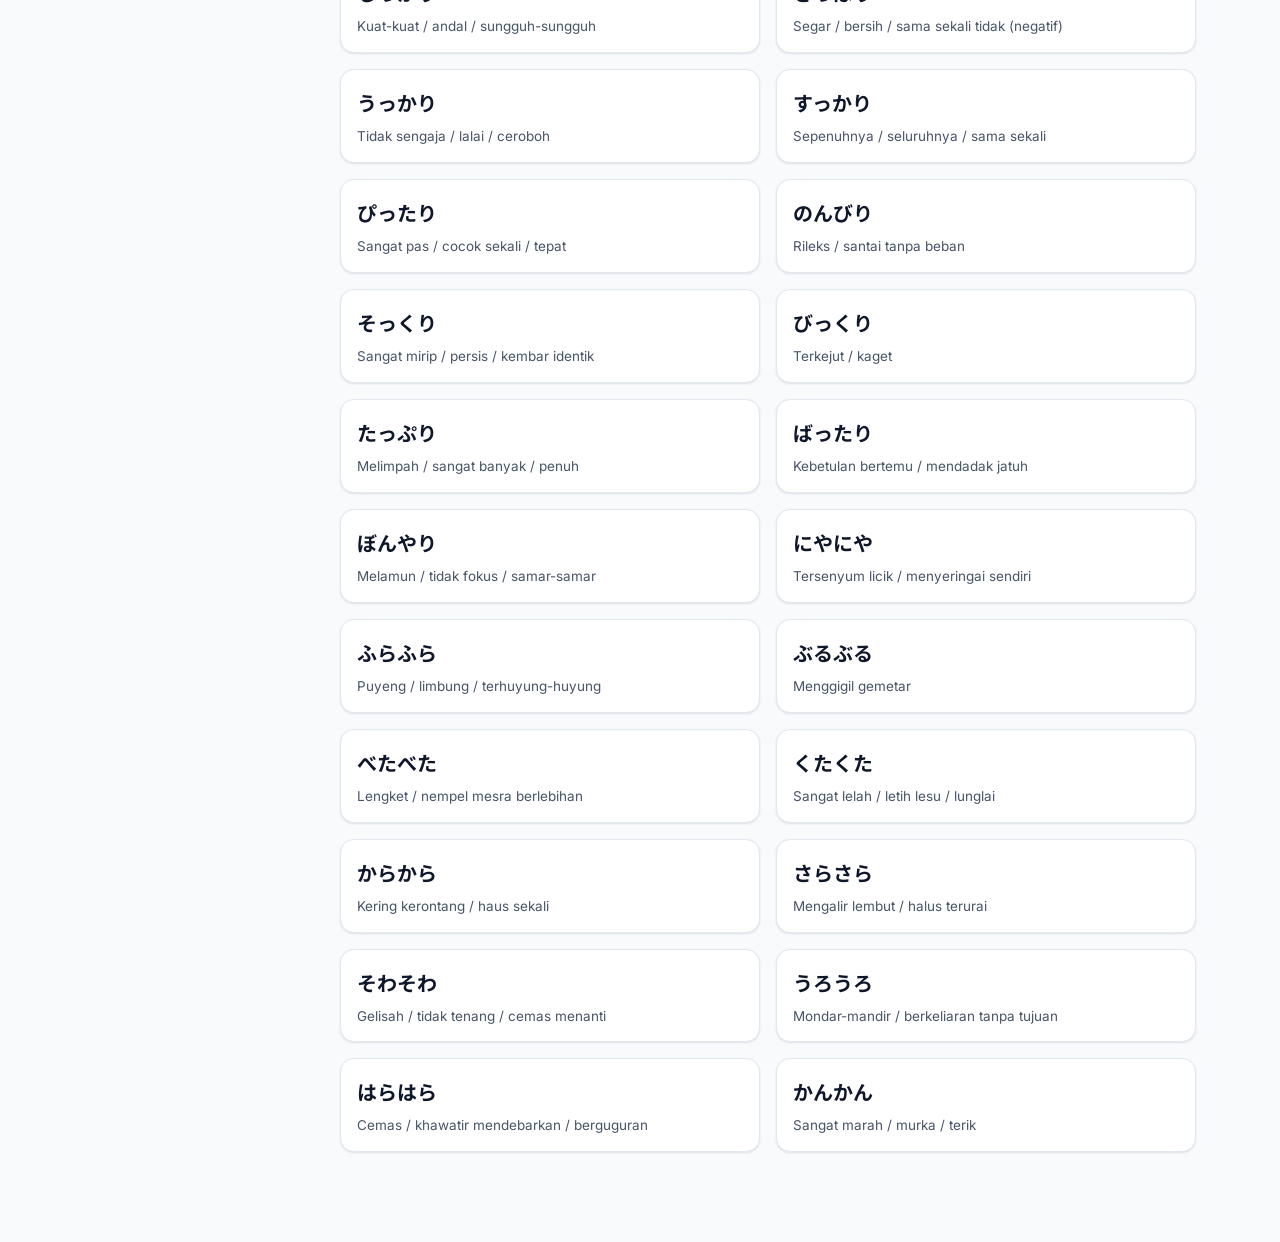
<file: onomatope.html>
<!DOCTYPE html>
<html lang="id">
<head>
<meta charset="UTF-8">
<meta name="viewport" content="width=device-width, initial-scale=1.0">
<title>Bunpou · Onomatope</title>
<link rel="preconnect" href="https://fonts.googleapis.com">
<link href="https://fonts.googleapis.com/css2?family=Inter:wght@400;500;600;700;800&family=Noto+Sans+JP:wght@400;500;700;800&display=swap" rel="stylesheet">
<link rel="stylesheet" href="css/style.css">
<link rel="manifest" href="manifest.json">
<meta name="theme-color" content="#3b82f6">
<meta name="apple-mobile-web-app-capable" content="yes">
<meta name="apple-mobile-web-app-status-bar-style" content="black-translucent">
<script>(function(){try{var t=localStorage.getItem('jlpt_theme');if(t&&JSON.parse(t)==='dark'){document.documentElement.setAttribute('data-theme','dark');}}catch(e){}})();</script>
<style>
  .s-grid {
    display: grid;
    grid-template-columns: repeat(auto-fill, minmax(280px, 1fr));
    gap: 16px;
    margin-top: 10px;
  }
  
  .s-card {
    background: var(--surface);
    border: 1px solid var(--border);
    border-radius: var(--radius);
    padding: 16px;
    display: flex;
    flex-direction: column;
    gap: 8px;
    box-shadow: var(--shadow-sm);
    transition: transform .2s, box-shadow .2s, border-color .2s;
    cursor: pointer;
  }
  
  .s-card:hover {
    transform: translateY(-2px);
    box-shadow: var(--shadow);
    border-color: var(--primary);
  }
  
  .s-word {
    font-size: 20px;
    font-weight: 700;
    color: var(--text);
  }

  .s-meaning-simple {
    font-size: 13.5px;
    color: var(--text-soft);
    line-height: 1.4;
  }
  
  .s-body {
    display: flex;
    flex-direction: column;
    gap: 8px;
    font-size: 14px;
  }
  
  .s-info-row {
    display: flex;
    align-items: flex-start;
    line-height: 1.5;
  }
  
  .s-info-row strong {
    color: var(--text-soft);
    width: 110px;
    flex-shrink: 0;
  }
  
  .s-info-val {
    color: var(--text);
  }

  /* === Study Mode Styles === */
  .study-container {
    max-width: 600px;
    margin: 32px auto 0;
    display: flex;
    flex-direction: column;
    gap: 20px;
  }

  .study-card {
    background: var(--surface);
    border: 1px solid var(--border);
    border-radius: var(--radius);
    padding: 30px;
    box-shadow: var(--shadow);
    display: flex;
    flex-direction: column;
    gap: 20px;
    min-height: 280px;
  }

  .study-card .s-word {
    font-size: 32px;
    font-weight: 800;
  }

  .study-card .s-body {
    font-size: 15px;
    gap: 16px;
  }

  .study-controls {
    display: flex;
    justify-content: space-between;
    align-items: center;
    padding: 0 10px;
  }

  .study-progress {
    font-size: 14px;
    font-weight: 600;
    color: var(--text-soft);
  }

  /* Dark Mode Adjustments */
  [data-theme="dark"] .s-card,
  [data-theme="dark"] .study-card {
    background: #1e293b;
    border-color: #334155;
  }
  [data-theme="dark"] .s-card:hover {
    border-color: #475569;
  }
  [data-theme="dark"] .study-card .s-header {
    border-bottom: none;
  }
</style>
</head>
<body class="app">
<div class="main">
  <div class="content">
    <div class="page-head">
      <div class="eyebrow">Daftar Kata Tiruan Bunyi</div>
      <h1>Onomatope</h1>
      <p>Kumpulan kata tiruan bunyi (onomatope) populer Jepang. Pelajari arti, nuansa, dan contoh penggunaannya.</p>
    </div>
    
    <!-- Mode Selector Tabs -->
    <div style="display: flex; justify-content: center; margin-bottom: 24px;">
      <div class="fc-deck-selector" id="modeSelector" style="margin: 0;">
        <button class="fc-deck-tab active" data-mode="list">Daftar Kata</button>
        <button class="fc-deck-tab" data-mode="study">Pelajari</button>
      </div>
    </div>
    
    <div class="toolbar">
      <div class="search-box" style="flex: 1; max-width: 100%;">
        <span class="s-ico">&#x1F50D;</span>
        <input type="text" id="search" placeholder="Cari kata onomatope atau arti&hellip;">
      </div>
    </div>
    
    <div class="s-grid" id="list"></div>
  </div>
</div>

<script src="data/onomatope-data.js"></script>
<script src="js/nav.js"></script>
<script>
  (function () {
    "use strict";
    Nav.build("onomatope.html");
    
    var listEl = document.getElementById("list");
    var searchEl = document.getElementById("search");
    var modeSelector = document.getElementById("modeSelector");
    
    var state = { q: "", mode: "list" };
    var studyIndex = 0;
    var filteredData = [];
    
    function esc(s) { 
      return String(s == null ? "" : s).replace(/[&<>"]/g, function (c) { 
        return { "&": "&amp;", "<": "&lt;", ">": "&gt;", '"': "&quot;" }[c]; 
      }); 
    }
    
    function render() {
      var q = state.q.trim().toLowerCase();
      
      filteredData = window.ONOMATOPE_DATA.filter(function (s) {
        if (q) {
          var hay = [s.onomatope, s.romaji || "", s.arti, s.nuansa, s.perbedaan].join(" ").toLowerCase();
          var words = q.split(/\s+/);
          return words.every(function (word) {
            return hay.indexOf(word) >= 0;
          });
        }
        return true;
      });
      
      if (state.mode === "list") {
        listEl.className = "s-grid";
        if (!filteredData.length) {
          listEl.innerHTML = '<div class="empty" style="grid-column: 1/-1;"><div class="e-ico">&#x1F50D;</div><h3>Tidak ada hasil</h3><p>Coba ubah kata kunci pencarian.</p></div>';
          return;
        }
        
        listEl.innerHTML = filteredData.map(function (s, idx) {
          return '<div class="s-card" data-idx="' + idx + '">' +
            '<span class="s-word jp">' + esc(s.onomatope) + '</span>' +
            '<span class="s-meaning-simple">' + esc(s.arti) + '</span>' +
          '</div>';
        }).join("");
        
        listEl.querySelectorAll(".s-card").forEach(function (card) {
          card.addEventListener("click", function () {
            var idx = parseInt(card.dataset.idx, 10);
            studyIndex = idx;
            state.mode = "study";
            
            modeSelector.querySelectorAll("button").forEach(function (btn) {
              btn.classList.toggle("active", btn.dataset.mode === "study");
            });
            
            render();
          });
        });
        
      } else {
        listEl.className = "study-container";
        if (!filteredData.length) {
          listEl.innerHTML = '<div class="empty" style="width: 100%;"><div class="e-ico">&#x1F50D;</div><h3>Tidak ada materi</h3><p>Tidak ada kata onomatope untuk kriteria pencarian saat ini.</p></div>';
          return;
        }
        
        if (studyIndex >= filteredData.length) studyIndex = 0;
        if (studyIndex < 0) studyIndex = filteredData.length - 1;
        
        var s = filteredData[studyIndex];

        var valHtml = esc(s.perbedaan);
        if (s.perbedaan.indexOf(" / ") >= 0) {
          var parts = s.perbedaan.split(" / ");
          valHtml = parts.map(function (p) {
            var match = p.match(/^([^(]+)\(([^)]+)\)$/);
            if (match) {
              return '<div class="ex-item" style="margin-bottom: 12px; line-height: 1.45;">' +
                '<div class="jp" style="font-size: 16px; font-weight: 600; color: var(--text);">' + esc(match[1].trim()) + '</div>' +
                '<div style="font-size: 13.5px; color: var(--text-soft); margin-top: 2px;">(' + esc(match[2].trim()) + ')</div>' +
                '</div>';
            }
            return '<div style="margin-bottom: 12px;">' + esc(p) + '</div>';
          }).join("");
        } else {
          var match = s.perbedaan.match(/^([^(]+)\(([^)]+)\)$/);
          if (match) {
            valHtml = '<div class="ex-item" style="line-height: 1.45;">' +
              '<div class="jp" style="font-size: 16px; font-weight: 600; color: var(--text);">' + esc(match[1].trim()) + '</div>' +
              '<div style="font-size: 13.5px; color: var(--text-soft); margin-top: 2px;">(' + esc(match[2].trim()) + ')</div>' +
              '</div>';
          }
        }
        
        listEl.innerHTML = 
          '<div class="study-card">' +
            '<div class="s-header" style="border-bottom: none; padding-bottom: 0;">' +
              '<span class="s-word jp">' + esc(s.onomatope) + '</span>' +
            '</div>' +
            '<div class="s-body" style="margin-top: 10px;">' +
              '<div class="s-info-row"><strong>Arti:</strong> <span class="s-info-val">' + esc(s.arti) + '</span></div>' +
              '<div class="s-info-row"><strong>Nuansa:</strong> <span class="s-info-val">' + esc(s.nuansa) + '</span></div>' +
              '<div class="s-info-row" style="flex-direction: column; gap: 6px; align-items: flex-start; margin-top: 14px; border-top: 1px solid var(--border); padding-top: 14px;">' +
                '<strong style="width: auto; margin-bottom: 4px; color: var(--text-soft);">Contoh Penggunaan:</strong>' +
                '<div class="s-info-val" style="width: 100%;">' + valHtml + '</div>' +
              '</div>' +
            '</div>' +
          '</div>' +
          '<div class="study-controls">' +
            '<button class="btn btn-ghost" id="btnPrev">\u2190 Sebelumnya</button>' +
            '<span class="study-progress">' + (studyIndex + 1) + ' / ' + filteredData.length + '</span>' +
            '<button class="btn btn-primary" id="btnNext">Lanjut \u2192</button>' +
          '</div>';
          
        document.getElementById("btnPrev").addEventListener("click", function () {
          studyIndex = (studyIndex - 1 + filteredData.length) % filteredData.length;
          render();
        });
        document.getElementById("btnNext").addEventListener("click", function () {
          studyIndex = (studyIndex + 1) % filteredData.length;
          render();
        });
      }
    }
    
    searchEl.addEventListener("input", function () {
      state.q = searchEl.value;
      studyIndex = 0;
      render();
    });
    
    modeSelector.querySelectorAll("button").forEach(function (btn) {
      btn.addEventListener("click", function () {
        modeSelector.querySelectorAll("button").forEach(function (x) { x.classList.remove("active"); });
        btn.classList.add("active");
        state.mode = btn.dataset.mode;
        studyIndex = 0;
        render();
      });
    });
    
    render();
  })();
</script>
</body>
</html>
</file>
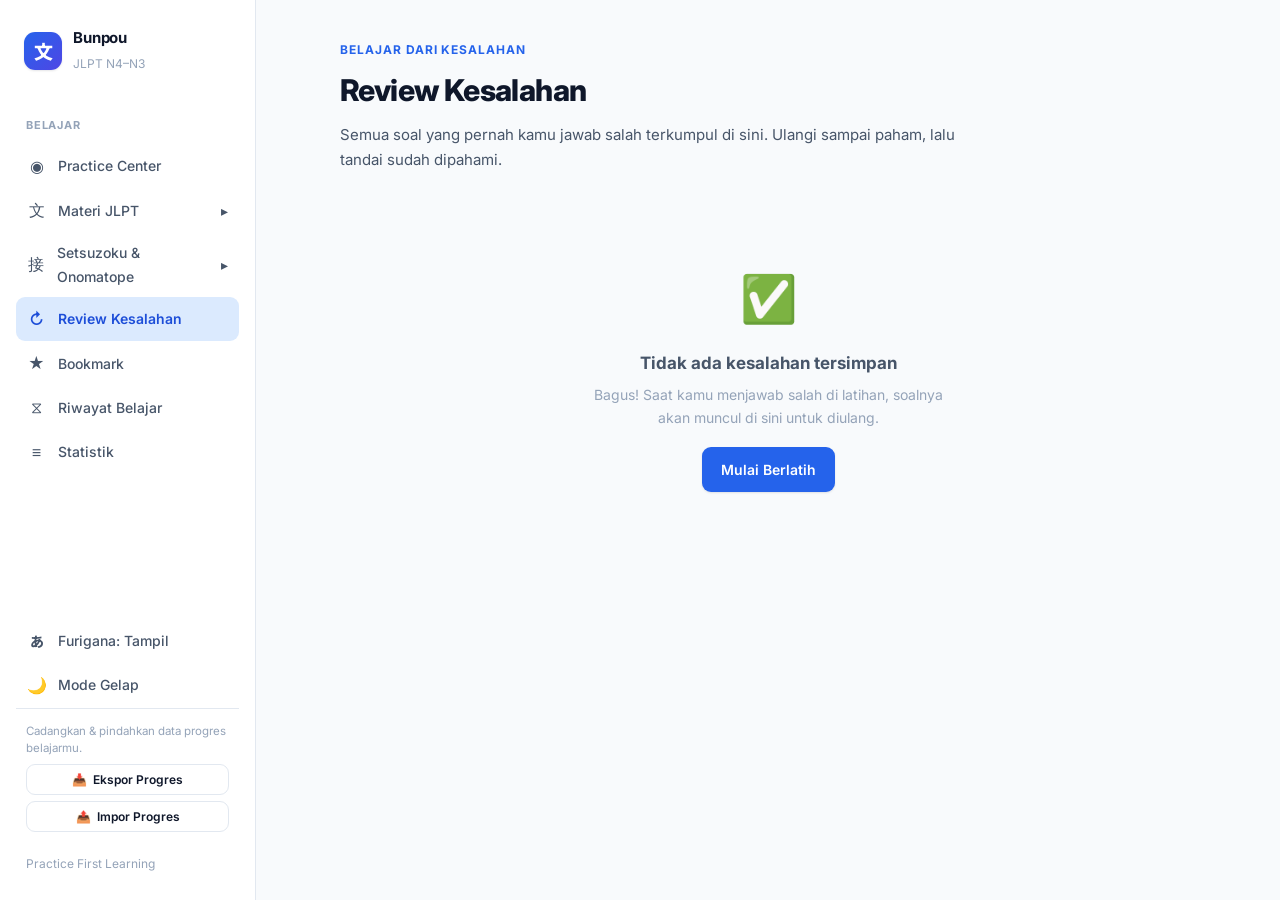
<file: review.html>
<!DOCTYPE html>
<html lang="id">
<head>
<meta charset="UTF-8">
<meta name="viewport" content="width=device-width, initial-scale=1.0">
<title>Bunpou · Review Kesalahan</title>
<link rel="preconnect" href="https://fonts.googleapis.com">
<link href="https://fonts.googleapis.com/css2?family=Inter:wght@400;500;600;700;800&family=Noto+Sans+JP:wght@400;500;700;800&display=swap" rel="stylesheet">
<link rel="stylesheet" href="css/style.css">
<link rel="manifest" href="manifest.json">
<meta name="theme-color" content="#3b82f6">
<meta name="apple-mobile-web-app-capable" content="yes">
<meta name="apple-mobile-web-app-status-bar-style" content="black-translucent">
<script>(function(){try{var t=localStorage.getItem('jlpt_theme');if(t&&JSON.parse(t)==='dark'){document.documentElement.setAttribute('data-theme','dark');}}catch(e){}})();</script>
</head>
<body class="app">
<div class="main">
  <div class="content">
    <div class="page-head">
      <div class="eyebrow">Belajar dari Kesalahan</div>
      <h1>Review Kesalahan</h1>
      <p>Semua soal yang pernah kamu jawab salah terkumpul di sini. Ulangi sampai paham, lalu tandai sudah dipahami.</p>
    </div>
    <div id="reviewRoot"><div class="spinner"></div></div>
  </div>
</div>
<script src="data/grammar.js"></script>
<script src="data/grammar-n4.js"></script>
<script src="data/grammar-n4b.js"></script>
<script src="data/grammar-n4c.js"></script>
<script src="data/grammar-n3.js"></script>
<script src="data/grammar-n3b.js"></script>
<script src="data/grammar-n3c.js"></script>
<script src="data/n4-full.js"></script>
    <script src="data/n4-extra.js"></script>
    <script src="data/n3-full.js"></script>
<script src="js/storage.js"></script>
<script src="js/data.js"></script>
<script src="js/quiz.js"></script>
<script src="js/nav.js"></script>
<script>
(function () {
  Nav.build("review.html");
  var root = document.getElementById("reviewRoot");
  function esc(s){return String(s==null?"":s).replace(/[&<>"]/g,function(c){return {"&":"&amp;","<":"&lt;",">":"&gt;",'"':"&quot;"}[c];});}

  function render() {
    var all = Store.getMistakes();
    var open = all.filter(function (m) { return !m.understood; });
    if (!open.length) {
      root.innerHTML = '<div class="empty"><div class="e-ico">&#x2705;</div><h3>Tidak ada kesalahan tersimpan</h3><p>Bagus! Saat kamu menjawab salah di latihan, soalnya akan muncul di sini untuk diulang.</p><a class="btn btn-primary" href="index.html">Mulai Berlatih</a></div>';
      return;
    }
    var ids = {};
    open.forEach(function (m) { if (m.grammarId) ids[m.grammarId] = 1; });
    var html = '<div class="card card-pad mb-0" style="display:flex;align-items:center;justify-content:space-between;gap:14px;flex-wrap:wrap">' +
      '<div><strong>' + open.length + ' soal</strong> menunggu untuk diulang dari <strong>' + Object.keys(ids).length + '</strong> grammar.</div>' +
      '<button class="btn btn-primary" id="retryAll">Ulangi Semua Kesalahan</button></div>';
    html += '<div id="quizHost" class="mt-24"></div>';
    html += '<div class="section-title mt-24"><h2>Daftar Kesalahan</h2></div>';
    html += open.map(function (m) {
      return '<div class="wr-item" data-id="' + esc(m.id) + '">' +
        '<div class="wr-q jp">' + esc(m.question) + "</div>" +
        '<div class="wr-line">Jawaban benar: <b class="good jp">' + esc(m.answerText) + "</b></div>" +
        '<div class="muted" style="margin:6px 0">' + esc(m.explanation || "") + "</div>" +
        '<div class="tag-row"><span class="pill ' + (m.level === "N3" ? "pill-n3" : "pill-n4") + '">' + esc(m.level) + "</span>" +
          (m.grammarId ? '<a class="grammar-link jp" href="' + Data.detailLink(m.grammarId) + '">' + esc(m.grammar) + ' &#x2192;</a>' : "") +
          '<button class="btn btn-ghost btn-sm understood" data-id="' + esc(m.id) + '">&#x2713; Sudah paham</button></div>' +
      "</div>";
    }).join("");
    root.innerHTML = html;

    document.getElementById("retryAll").addEventListener("click", function () {
      var pool = Data.buildPool({ grammarIds: Object.keys(ids), limit: 20 });
      Quiz.runSession(document.getElementById("quizHost"), pool, { title: "Review Kesalahan" });
      window.scrollTo({ top: 160, behavior: "smooth" });
    });
    root.querySelectorAll(".understood").forEach(function (b) {
      b.addEventListener("click", function () {
        Store.markUnderstood(b.dataset.id);
        Nav.toast("Ditandai sudah dipahami");
        render();
      });
    });
  }
  render();
})();
</script>
</body>
</html>
</file>
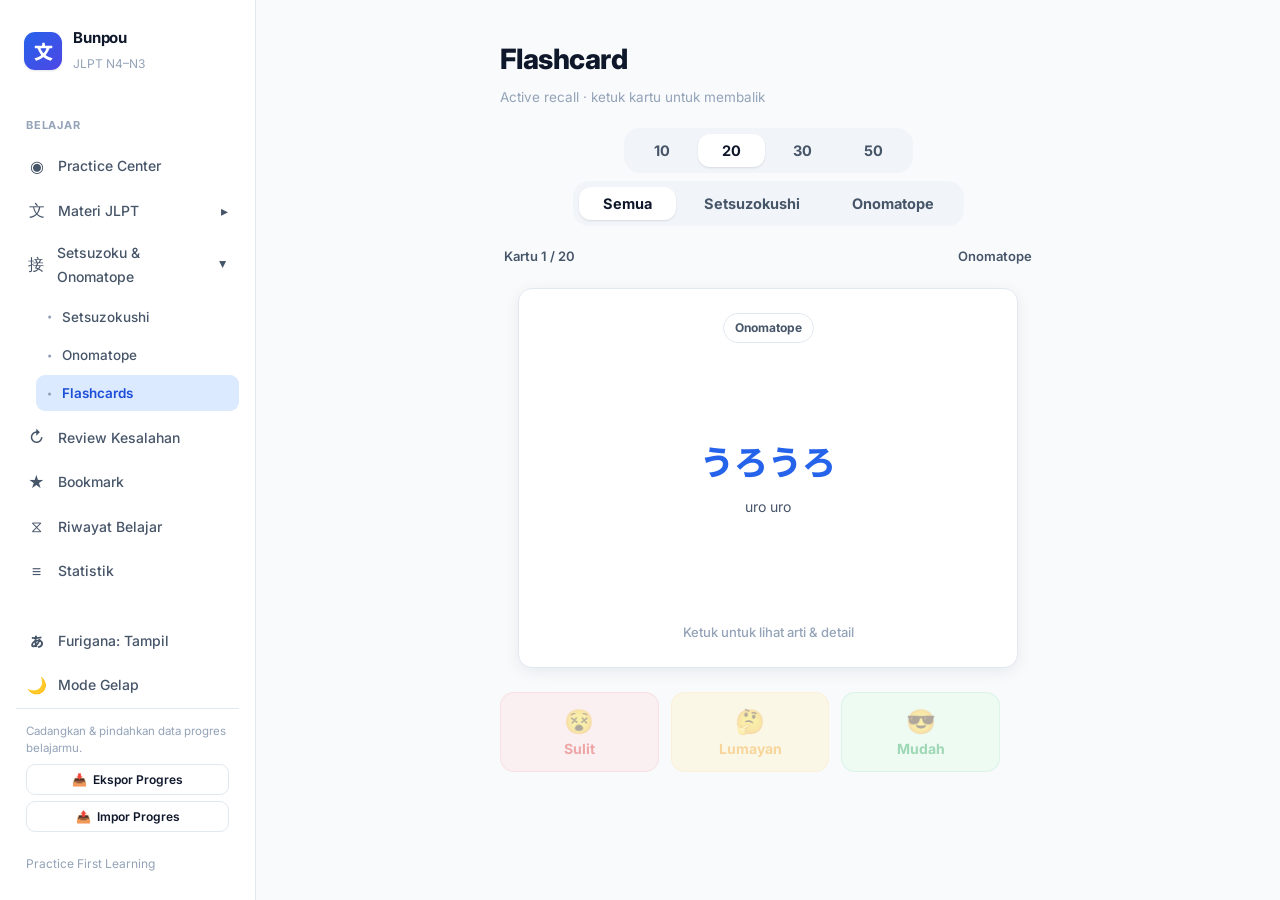
<file: setsuzoku-flashcards.html>
<!DOCTYPE html>
<html lang="id">
<head>
<meta charset="UTF-8">
<meta name="viewport" content="width=device-width, initial-scale=1.0">
<title>Bunpou · Setsuzoku & Onomatope Flashcard</title>
<link rel="preconnect" href="https://fonts.googleapis.com">
<link href="https://fonts.googleapis.com/css2?family=Inter:wght@400;500;600;700;800&family=Noto+Sans+JP:wght@400;500;700;800&display=swap" rel="stylesheet">
<link rel="stylesheet" href="css/style.css">
<link rel="manifest" href="manifest.json">
<meta name="theme-color" content="#3b82f6">
<meta name="apple-mobile-web-app-capable" content="yes">
<meta name="apple-mobile-web-app-status-bar-style" content="black-translucent">
<script>(function(){try{var t=localStorage.getItem('jlpt_theme');if(t&&JSON.parse(t)==='dark'){document.documentElement.setAttribute('data-theme','dark');}}catch(e){}})();</script>
</head>
<body class="app">
<div class="main">
  <div class="content" style="max-width: 600px; padding-top: 30px;">
    
    <div class="page-head" style="margin-bottom: 20px;">
      <h1 style="font-size: 28px; font-weight: 800; margin-bottom: 4px;">Flashcard</h1>
      <p style="color: var(--text-muted); font-size: 13.5px;">Active recall &middot; ketuk kartu untuk membalik</p>
    </div>
    
    <div style="display: flex; flex-direction: column; align-items: center; width: 100%;">
      
      <div style="display: flex; flex-direction: column; align-items: center; gap: 8px; margin-bottom: 20px; width: 100%;">
        <!-- Quantity Selector Pills -->
        <div class="fc-deck-selector" id="countSelector" style="margin: 0;">
          <button class="fc-deck-tab" data-val="10">10</button>
          <button class="fc-deck-tab active" data-val="20">20</button>
          <button class="fc-deck-tab" data-val="30">30</button>
          <button class="fc-deck-tab" data-val="50">50</button>
        </div>
        
        <!-- Deck Selector Pills -->
        <div class="fc-deck-selector" id="deckSelector" style="margin: 0;">
          <button class="fc-deck-tab active" data-val="all">Semua</button>
          <button class="fc-deck-tab" data-val="setsuzokushi">Setsuzokushi</button>
          <button class="fc-deck-tab" data-val="onomatope">Onomatope</button>
        </div>
      </div>

      <!-- Play Area -->
      <div id="fcPlayArea" style="width: 100%;">
        <div class="spinner"></div>
      </div>

    </div>
  </div>
</div>

<script src="data/setsuzokushi-data.js"></script>
<script src="data/onomatope-data.js"></script>
<script src="js/storage.js"></script>
<script src="js/nav.js"></script>
<script src="js/setsuzoku-flashcards.js"></script>
<script>
(function () {
  Nav.build("setsuzoku-flashcards.html");
  if (window.SetsuzokuFlashcardUI) {
    window.SetsuzokuFlashcardUI.init();
  }
})();
</script>
</body>
</html>
</file>
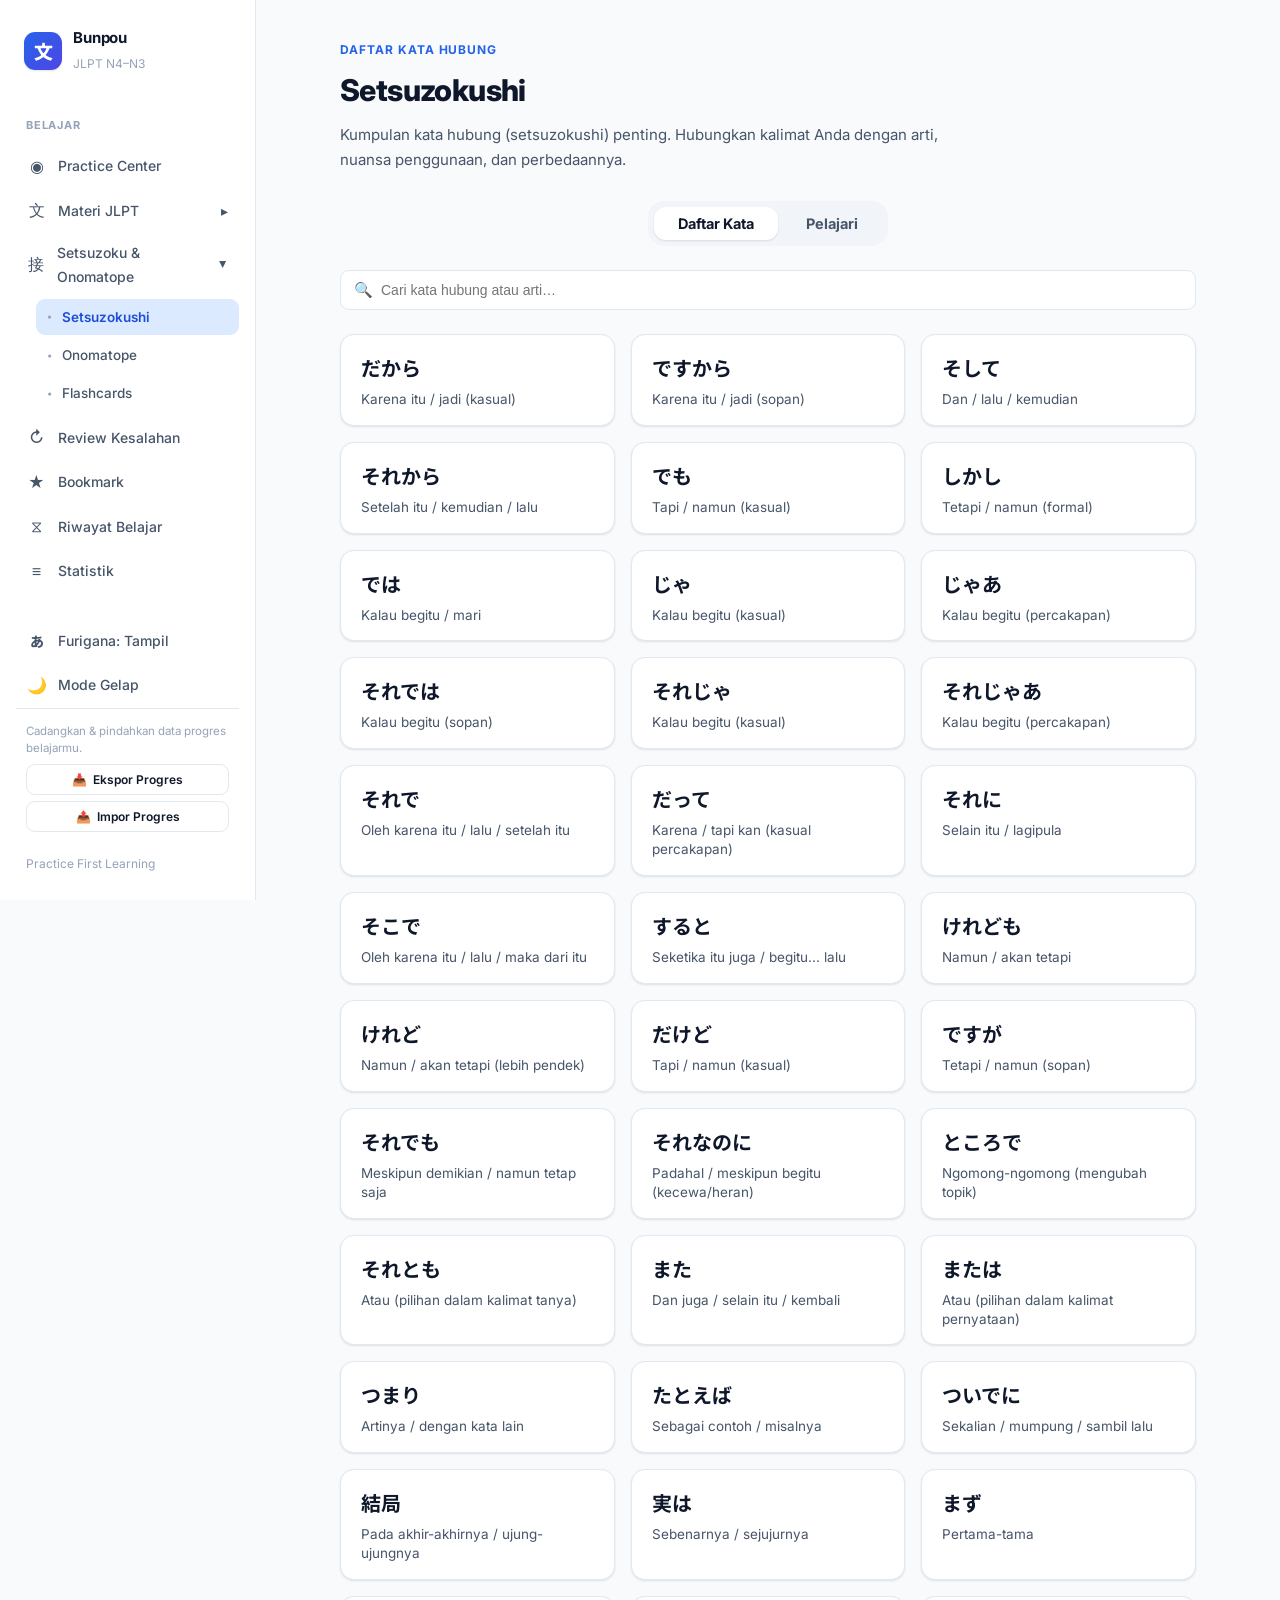
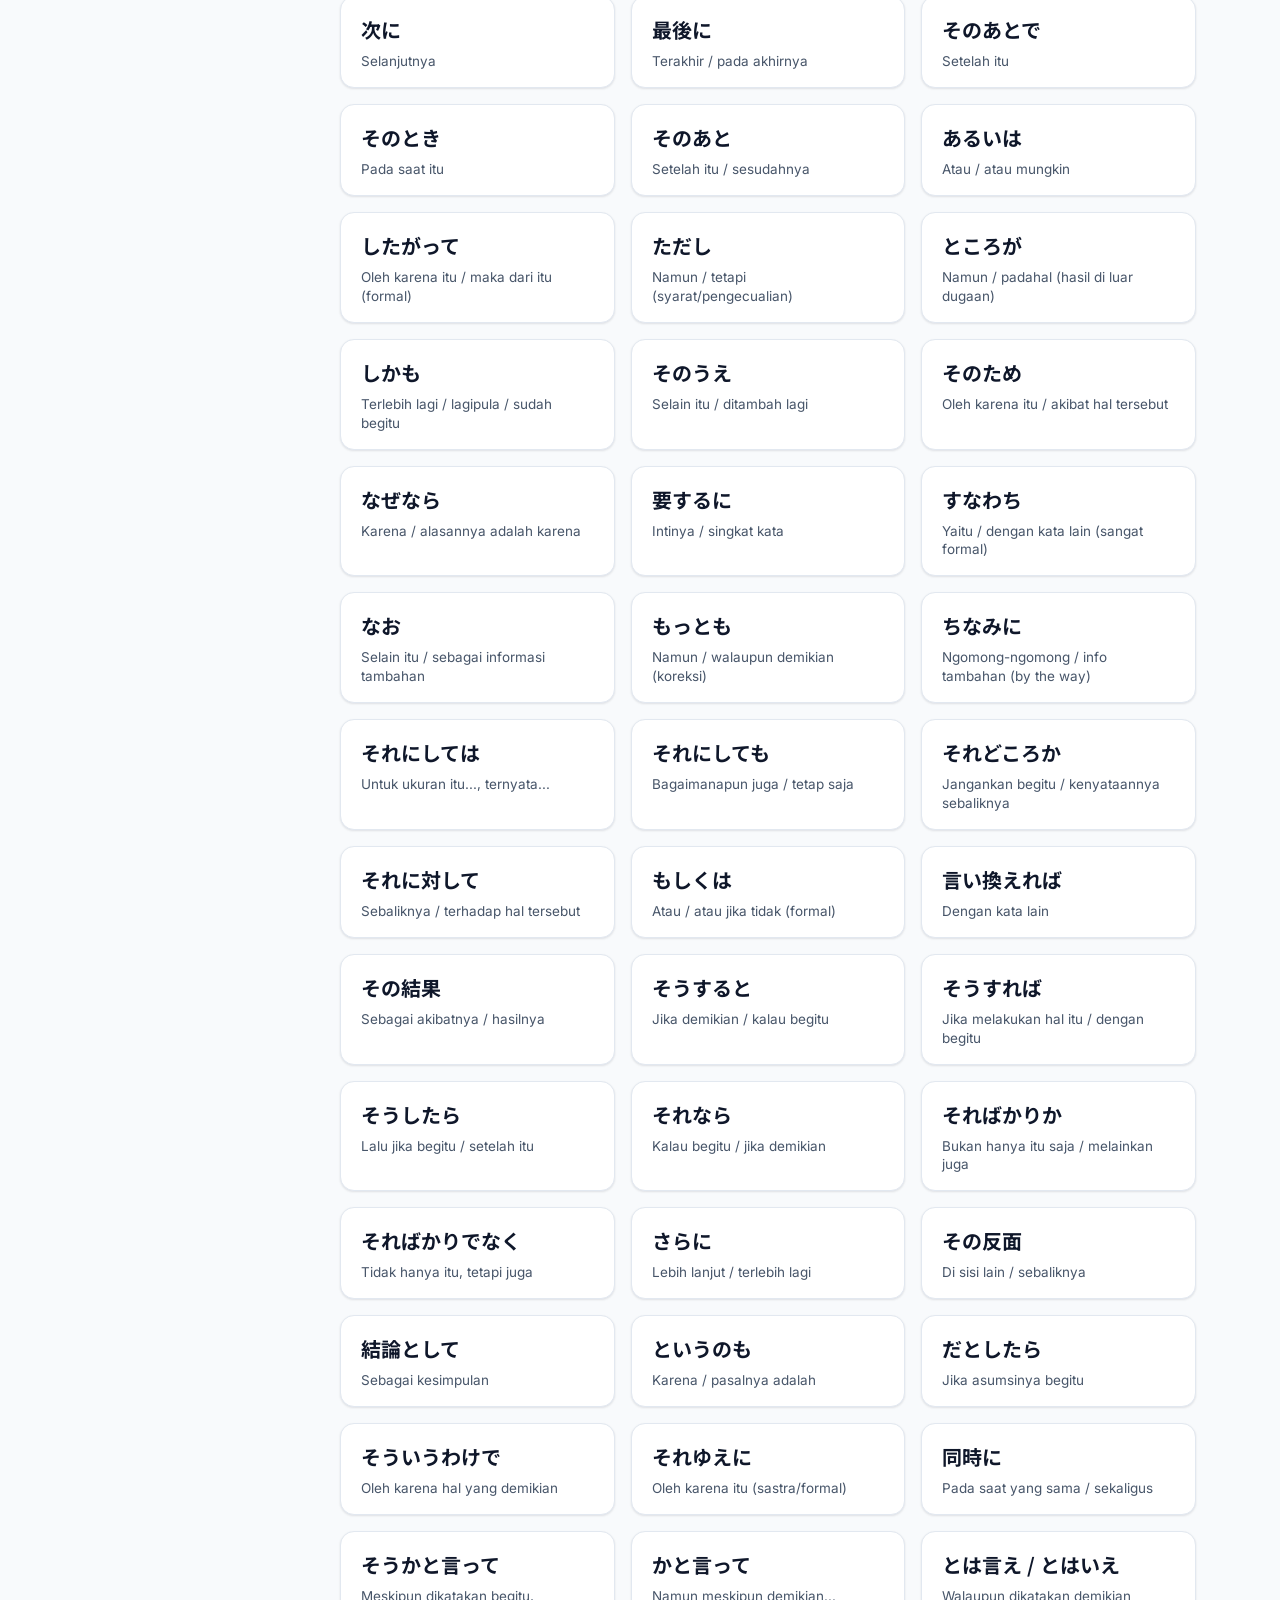
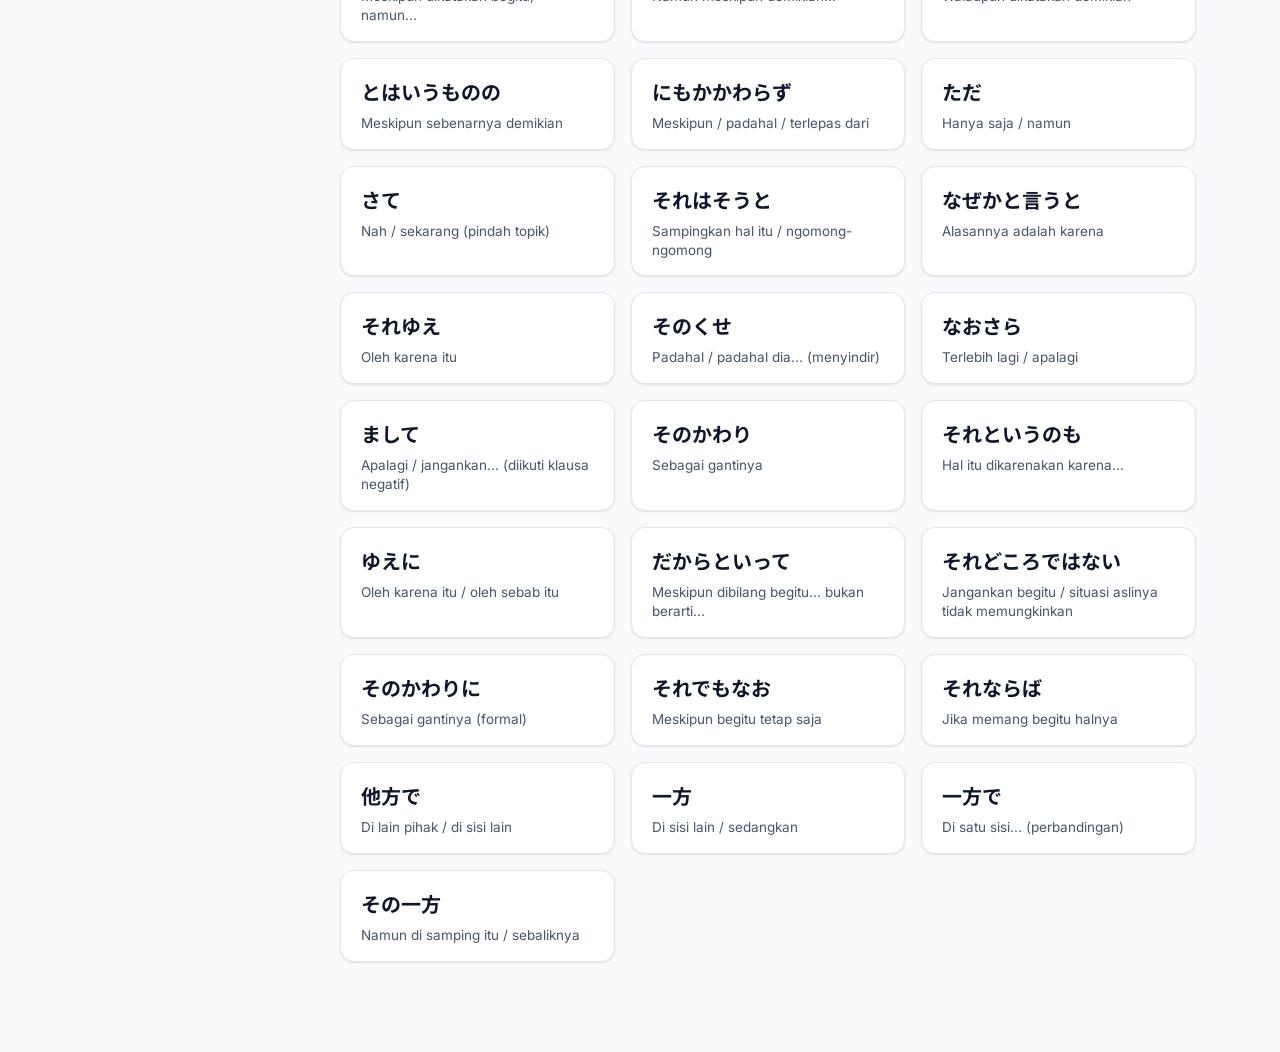
<file: setsuzokushi.html>
<!DOCTYPE html>
<html lang="id">
<head>
<meta charset="UTF-8">
<meta name="viewport" content="width=device-width, initial-scale=1.0">
<title>Bunpou · Setsuzokushi</title>
<link rel="preconnect" href="https://fonts.googleapis.com">
<link href="https://fonts.googleapis.com/css2?family=Inter:wght@400;500;600;700;800&family=Noto+Sans+JP:wght@400;500;700;800&display=swap" rel="stylesheet">
<link rel="stylesheet" href="css/style.css">
<script>(function(){try{var t=localStorage.getItem('jlpt_theme');if(t&&JSON.parse(t)==='dark'){document.documentElement.setAttribute('data-theme','dark');}}catch(e){}})();</script>
<style>
  /* === Custom Styles for Setsuzokushi Page === */
  .s-grid {
    display: grid;
    grid-template-columns: repeat(auto-fill, minmax(240px, 1fr));
    gap: 16px;
    margin-top: 24px;
  }
  
  .s-card {
    background: var(--surface);
    border: 1px solid var(--border);
    border-radius: var(--radius);
    padding: 16px 20px;
    box-shadow: var(--shadow-sm);
    transition: transform 0.15s ease, box-shadow 0.15s ease, border-color 0.15s ease;
    display: flex;
    flex-direction: column;
    gap: 6px;
    cursor: pointer;
  }
  
  .s-card:hover {
    transform: translateY(-2px);
    box-shadow: var(--shadow);
    border-color: var(--primary);
  }
  
  .s-word {
    font-size: 20px;
    font-weight: 700;
    color: var(--text);
  }

  .s-meaning-simple {
    font-size: 13.5px;
    color: var(--text-soft);
    line-height: 1.4;
  }
  
  .s-body {
    display: flex;
    flex-direction: column;
    gap: 8px;
    font-size: 14px;
  }
  
  .s-info-row {
    display: flex;
    align-items: flex-start;
    line-height: 1.5;
  }
  
  .s-info-row strong {
    color: var(--text-soft);
    width: 110px;
    flex-shrink: 0;
  }
  
  .s-info-val {
    color: var(--text);
  }

  /* === Study Mode Styles === */
  .study-container {
    max-width: 600px;
    margin: 32px auto 0;
    display: flex;
    flex-direction: column;
    gap: 20px;
  }

  .study-card {
    background: var(--surface);
    border: 1px solid var(--border);
    border-radius: var(--radius);
    padding: 30px;
    box-shadow: var(--shadow);
    display: flex;
    flex-direction: column;
    gap: 20px;
    min-height: 280px;
  }

  .study-card .s-word {
    font-size: 32px;
    font-weight: 800;
  }

  .study-card .s-body {
    font-size: 15px;
    gap: 16px;
  }

  .study-controls {
    display: flex;
    justify-content: space-between;
    align-items: center;
    padding: 0 10px;
  }

  .study-progress {
    font-size: 14px;
    font-weight: 600;
    color: var(--text-soft);
  }

  /* Dark Mode Adjustments */
  [data-theme="dark"] .s-card,
  [data-theme="dark"] .study-card {
    background: #1e293b;
    border-color: #334155;
  }
  [data-theme="dark"] .s-card:hover {
    border-color: #475569;
  }
  [data-theme="dark"] .study-card .s-header {
    border-bottom: none;
  }
</style>
</head>
<body class="app">
<div class="main">
  <div class="content">
    <div class="page-head">
      <div class="eyebrow">Daftar Kata Hubung</div>
      <h1>Setsuzokushi</h1>
      <p>Kumpulan kata hubung (setsuzokushi) penting. Hubungkan kalimat Anda dengan arti, nuansa penggunaan, dan perbedaannya.</p>
    </div>
    
    <!-- Mode Selector Tabs (Similar to Flashcard page selector style) -->
    <div style="display: flex; justify-content: center; margin-bottom: 24px;">
      <div class="fc-deck-selector" id="modeSelector" style="margin: 0;">
        <button class="fc-deck-tab active" data-mode="list">Daftar Kata</button>
        <button class="fc-deck-tab" data-mode="study">Pelajari</button>
      </div>
    </div>
    
    <div class="toolbar">
      <div class="search-box" style="flex: 1; max-width: 100%;">
        <span class="s-ico">&#x1F50D;</span>
        <input type="text" id="search" placeholder="Cari kata hubung atau arti&hellip;">
      </div>
    </div>
    
    <div class="s-grid" id="list"></div>
  </div>
</div>

<script src="data/setsuzokushi-data.js"></script>
<script src="js/nav.js"></script>
<script>
  (function () {
    "use strict";
    Nav.build("setsuzokushi.html");
    
    var listEl = document.getElementById("list");
    var searchEl = document.getElementById("search");
    var modeSelector = document.getElementById("modeSelector");
    
    var state = { q: "", mode: "list" };
    var studyIndex = 0;
    var filteredData = [];
    
    function esc(s) { 
      return String(s == null ? "" : s).replace(/[&<>"]/g, function (c) { 
        return { "&": "&amp;", "<": "&lt;", ">": "&gt;", '"': "&quot;" }[c]; 
      }); 
    }
    
    function render() {
      var q = state.q.trim().toLowerCase();
      
      filteredData = window.SETSUZOKUSHI_DATA.filter(function (s) {
        // Search Filter
        if (q) {
          var hay = [s.setsuzokushi, s.romaji || "", s.arti, s.nuansa, s.perbedaan].join(" ").toLowerCase();
          var words = q.split(/\s+/);
          return words.every(function (word) {
            return hay.indexOf(word) >= 0;
          });
        }
        return true;
      });
      
      if (state.mode === "list") {
        listEl.className = "s-grid";
        if (!filteredData.length) {
          listEl.innerHTML = '<div class="empty" style="grid-column: 1/-1;"><div class="e-ico">&#x1F50D;</div><h3>Tidak ada hasil</h3><p>Coba ubah kata kunci pencarian.</p></div>';
          return;
        }
        
        listEl.innerHTML = filteredData.map(function (s, idx) {
          return '<div class="s-card" data-idx="' + idx + '">' +
            '<span class="s-word jp">' + esc(s.setsuzokushi) + '</span>' +
            '<span class="s-meaning-simple">' + esc(s.arti) + '</span>' +
          '</div>';
        }).join("");
        
        // Add click listeners to cards to open in study mode
        listEl.querySelectorAll(".s-card").forEach(function (card) {
          card.addEventListener("click", function () {
            var idx = parseInt(card.dataset.idx, 10);
            studyIndex = idx;
            state.mode = "study";
            
            // Update mode selector tabs
            modeSelector.querySelectorAll("button").forEach(function (btn) {
              btn.classList.toggle("active", btn.dataset.mode === "study");
            });
            
            render();
          });
        });
        
      } else {
        // Study Mode
        listEl.className = "study-container";
        if (!filteredData.length) {
          listEl.innerHTML = '<div class="empty" style="width: 100%;"><div class="e-ico">&#x1F50D;</div><h3>Tidak ada materi</h3><p>Tidak ada kata hubung untuk kriteria pencarian saat ini.</p></div>';
          return;
        }
        
        // Ensure index is within range
        if (studyIndex >= filteredData.length) studyIndex = 0;
        if (studyIndex < 0) studyIndex = filteredData.length - 1;
        
        var s = filteredData[studyIndex];
        
        listEl.innerHTML = 
          '<div class="study-card">' +
            '<div class="s-header" style="border-bottom: none; padding-bottom: 0;">' +
              '<span class="s-word jp">' + esc(s.setsuzokushi) + '</span>' +
            '</div>' +
            '<div class="s-body" style="margin-top: 10px;">' +
              '<div class="s-info-row"><strong>Arti:</strong> <span class="s-info-val">' + esc(s.arti) + '</span></div>' +
              '<div class="s-info-row"><strong>Nuansa:</strong> <span class="s-info-val">' + esc(s.nuansa) + '</span></div>' +
              '<div class="s-info-row"><strong>Perbandingan:</strong> <span class="s-info-val">' + esc(s.perbedaan) + '</span></div>' +
            '</div>' +
          '</div>' +
          '<div class="study-controls">' +
            '<button class="btn btn-ghost" id="btnPrev">\u2190 Sebelumnya</button>' +
            '<span class="study-progress">' + (studyIndex + 1) + ' / ' + filteredData.length + '</span>' +
            '<button class="btn btn-primary" id="btnNext">Lanjut \u2192</button>' +
          '</div>';
          
        // Add navigation listeners
        document.getElementById("btnPrev").addEventListener("click", function () {
          studyIndex = (studyIndex - 1 + filteredData.length) % filteredData.length;
          render();
        });
        document.getElementById("btnNext").addEventListener("click", function () {
          studyIndex = (studyIndex + 1) % filteredData.length;
          render();
        });
      }
    }
    
    // Add Event Listeners for Filters
    searchEl.addEventListener("input", function () {
      state.q = searchEl.value;
      studyIndex = 0;
      render();
    });
    
    // Mode Switch Tab listeners
    modeSelector.querySelectorAll("button").forEach(function (btn) {
      btn.addEventListener("click", function () {
        modeSelector.querySelectorAll("button").forEach(function (x) { x.classList.remove("active"); });
        btn.classList.add("active");
        state.mode = btn.dataset.mode;
        studyIndex = 0;
        render();
      });
    });
    
    render();
  })();
</script>
</body>
</html>
</file>
<file: css/style.css>
:root {
  --primary: #2563eb;
  --primary-dark: #1d4ed8;
  --primary-soft: #dbeafe;
  --bg: #f8fafc;
  --surface: #ffffff;
  --surface-2: #f1f5f9;
  --text: #0f172a;
  --text-soft: #475569;
  --text-muted: #94a3b8;
  --accent: #f59e0b;
  --accent-soft: #fef3c7;
  --border: #e2e8f0;
  --border-strong: #cbd5e1;
  --green: #16a34a;
  --green-soft: #dcfce7;
  --red: #dc2626;
  --red-soft: #fee2e2;
  --radius: 14px;
  --radius-sm: 9px;
  --shadow-sm: 0 1px 2px rgba(15,23,42,.06), 0 1px 3px rgba(15,23,42,.05);
  --shadow: 0 4px 16px rgba(15,23,42,.07);
  --shadow-lg: 0 12px 40px rgba(15,23,42,.12);
  --sidebar-w: 256px;
  --font: 'Inter', -apple-system, BlinkMacSystemFont, 'Segoe UI', Roboto, 'Helvetica Neue', Arial, sans-serif;
  --font-jp: 'Noto Sans JP', 'Hiragino Kaku Gothic ProN', 'Yu Gothic', Meiryo, sans-serif;
}

* { box-sizing: border-box; margin: 0; padding: 0; }
html { scroll-behavior: smooth; }
body {
  font-family: var(--font);
  background: var(--bg);
  color: var(--text);
  line-height: 1.65;
  -webkit-font-smoothing: antialiased;
  font-size: 15px;
}
a { color: inherit; text-decoration: none; }
button { font-family: inherit; cursor: pointer; border: none; background: none; }
button:disabled { cursor: not-allowed; opacity: .55; }
.jp { font-family: var(--font-jp); }

/* ===== Layout ===== */
.app { display: flex; min-height: 100vh; }
.sidebar {
  width: var(--sidebar-w);
  flex-shrink: 0;
  background: var(--surface);
  border-right: 1px solid var(--border);
  padding: 22px 16px;
  position: fixed;
  top: 0; left: 0; bottom: 0;
  display: flex;
  flex-direction: column;
  gap: 4px;
  overflow-y: auto;
  z-index: 40;
}
.brand { display: flex; align-items: center; gap: 11px; padding: 4px 8px 20px; }
.brand-logo {
  width: 38px; height: 38px; border-radius: 11px;
  background: linear-gradient(135deg, var(--primary), #4f46e5);
  display: grid; place-items: center;
  color: #fff; font-weight: 800; font-size: 19px;
  font-family: var(--font-jp);
  box-shadow: var(--shadow-sm);
}
.brand-text strong { display: block; font-size: 15px; letter-spacing: -.01em; }
.brand-text span { font-size: 12px; color: var(--text-muted); }
.nav-label { font-size: 11px; font-weight: 700; text-transform: uppercase; letter-spacing: .07em; color: var(--text-muted); padding: 16px 10px 6px; }
.nav-item {
  display: flex; align-items: center; gap: 12px;
  padding: 9px 11px; border-radius: var(--radius-sm);
  color: var(--text-soft); font-weight: 500; font-size: 14px;
  transition: background .15s, color .15s;
}
.nav-item:hover { background: var(--surface-2); color: var(--text); }
.nav-item.active { background: var(--primary-soft); color: var(--primary-dark); font-weight: 600; }
.nav-item .ico { width: 19px; text-align: center; font-size: 16px; }
.nav-item .badge { margin-left: auto; background: var(--red); color: #fff; font-size: 11px; font-weight: 700; min-width: 19px; height: 19px; border-radius: 10px; display: grid; place-items: center; padding: 0 5px; }
.sidebar-foot { margin-top: auto; padding: 14px 10px 4px; font-size: 12px; color: var(--text-muted); border-top: 1px solid var(--border); }

.main { flex: 1; margin-left: var(--sidebar-w); min-width: 0; }
.content { max-width: 920px; margin: 0 auto; padding: 40px 32px 90px; }
.content.wide { max-width: 1120px; }

/* ===== Topbar (mobile) ===== */
.topbar { display: none; }
.scrim { display: none; }

/* ===== Mobile drawer toggle button (left-edge tab) ===== */
.nav-open-btn {
  position: fixed;
  top: 60px;
  left: 0;
  transform: none;
  z-index: 70;
  width: 22px;
  height: 64px;
  border-radius: 0 10px 10px 0;
  background: var(--primary);
  color: #fff;
  font-size: 18px;
  font-weight: 700;
  border: none;
  cursor: pointer;
  box-shadow: 3px 0 12px rgba(37,99,235,.35);
  display: none; /* hidden by default on desktop */
  align-items: center;
  justify-content: center;
  line-height: 1;
  transition: background .15s, width .15s, box-shadow .15s, opacity .2s;
  padding: 0;
}
.nav-open-btn:hover { background: var(--primary-dark); width: 26px; box-shadow: 4px 0 18px rgba(37,99,235,.45); }

/* ===== Page header ===== */
.page-head { margin-bottom: 28px; }
.page-head .eyebrow { color: var(--primary); font-weight: 700; font-size: 12px; letter-spacing: .08em; text-transform: uppercase; }
.page-head h1 { font-size: 30px; letter-spacing: -.02em; margin: 6px 0 8px; font-weight: 800; }
.page-head p { color: var(--text-soft); max-width: 640px; }

/* ===== Cards ===== */
.card { background: var(--surface); border: 1px solid var(--border); border-radius: var(--radius); box-shadow: var(--shadow-sm); }
.card-pad { padding: 22px; }
.grid { display: grid; gap: 16px; }
.grid-2 { grid-template-columns: repeat(2, 1fr); }
.grid-3 { grid-template-columns: repeat(3, 1fr); }
.grid-4 { grid-template-columns: repeat(4, 1fr); }

/* Action tiles (home) */
.tiles { display: grid; grid-template-columns: repeat(5,1fr); gap: 14px; margin-bottom: 30px; }
.tile {
  background: var(--surface); border: 1px solid var(--border); border-radius: var(--radius);
  padding: 18px; text-align: left; transition: transform .15s, box-shadow .15s, border-color .15s;
  display: flex; flex-direction: column; gap: 7px; box-shadow: var(--shadow-sm);
}
.tile:hover { transform: translateY(-3px); box-shadow: var(--shadow); border-color: var(--border-strong); }
.tile .t-ico { width: 40px; height: 40px; border-radius: 11px; display: grid; place-items: center; font-size: 20px; background: var(--primary-soft); }
.tile.amber .t-ico { background: var(--accent-soft); }
.tile.green .t-ico { background: var(--green-soft); }
.tile.violet .t-ico { background: #ede9fe; }
.tile.rose .t-ico { background: #ffe4e6; color: #e11d48; }
.tile h3 { font-size: 15px; font-weight: 700; }
.tile p { font-size: 12.5px; color: var(--text-muted); line-height: 1.45; }

/* ===== Buttons ===== */
.btn { display: inline-flex; align-items: center; justify-content: center; gap: 8px; padding: 10px 18px; border-radius: var(--radius-sm); font-weight: 600; font-size: 14px; transition: background .15s, transform .1s, box-shadow .15s; border: 1px solid transparent; }
.btn:active { transform: translateY(1px); }
.btn-primary { background: var(--primary); color: #fff; box-shadow: var(--shadow-sm); }
.btn-primary:hover { background: var(--primary-dark); }
.btn-ghost { background: var(--surface); border-color: var(--border); color: var(--text-soft); }
.btn-ghost:hover { background: var(--surface-2); }
.btn-amber { background: var(--accent); color: #fff; }
.btn-amber:hover { filter: brightness(.95); }
.btn-block { width: 100%; }
.btn-sm { padding: 7px 13px; font-size: 13px; }

/* ===== Quiz ===== */
.quiz-wrap { max-width: 720px; margin: 0 auto; }
.quiz-card { background: var(--surface); border: 1px solid var(--border); border-radius: var(--radius); box-shadow: var(--shadow); overflow: hidden; }
.quiz-top { display: flex; align-items: center; justify-content: space-between; padding: 16px 22px; border-bottom: 1px solid var(--border); background: var(--surface-2); }
.quiz-top .meta { display: flex; align-items: center; gap: 10px; font-size: 13px; color: var(--text-soft); }
.pill { display: inline-flex; align-items: center; gap: 6px; padding: 4px 11px; border-radius: 999px; font-size: 12px; font-weight: 700; }
.pill-n4 { background: var(--primary-soft); color: var(--primary-dark); }
.pill-n3 { background: #fae8ff; color: #a21caf; }
.pill-type { background: var(--surface); border: 1px solid var(--border); color: var(--text-soft); }
.progress-track { height: 6px; background: var(--border); border-radius: 999px; overflow: hidden; flex: 1; max-width: 180px; }
.progress-fill { height: 100%; background: var(--primary); border-radius: 999px; transition: width .3s; }
.quiz-body { padding: 28px 26px; }
.q-prompt { font-size: 16px; color: var(--text-soft); margin-bottom: 6px; }
.q-sentence { font-size: 22px; line-height: 1.9; margin-bottom: 22px; font-family: var(--font-jp); }
.q-sentence .blank { display: inline-block; min-width: 70px; border-bottom: 2.5px dashed var(--primary); margin: 0 4px; text-align: center; color: var(--primary); font-weight: 700; }
.q-sentence .blank.filled { border-bottom-style: solid; }

.options { display: flex; flex-direction: column; gap: 10px; }
.option {
  display: flex; align-items: center; gap: 13px; padding: 14px 16px;
  border: 1.5px solid var(--border); border-radius: var(--radius-sm);
  font-size: 16px; transition: border-color .15s, background .15s; text-align: left; width: 100%;
  background: var(--surface);
}
.option:hover:not(:disabled) { border-color: var(--primary); background: var(--primary-soft); }
.option .key { width: 26px; height: 26px; border-radius: 7px; background: var(--surface-2); display: grid; place-items: center; font-size: 13px; font-weight: 700; color: var(--text-soft); flex-shrink: 0; }
.option .opt-text { font-family: var(--font-jp); }
.option.correct { border-color: var(--green); background: var(--green-soft); }
.option.correct .key { background: var(--green); color: #fff; }
.option.wrong { border-color: var(--red); background: var(--red-soft); }
.option.wrong .key { background: var(--red); color: #fff; }
.option .mark { margin-left: auto; font-weight: 800; }

/* Arrange */
.arrange-zone { min-height: 58px; border: 1.5px dashed var(--border-strong); border-radius: var(--radius-sm); padding: 11px; display: flex; flex-wrap: wrap; gap: 8px; margin-bottom: 16px; background: var(--surface-2); align-content: flex-start; }
.arrange-bank { display: flex; flex-wrap: wrap; gap: 8px; margin-bottom: 18px; }
.token { padding: 9px 14px; border-radius: 9px; background: var(--surface); border: 1.5px solid var(--border-strong); font-family: var(--font-jp); font-size: 16px; transition: transform .1s, border-color .15s; }
.token:hover { border-color: var(--primary); }
.arrange-zone .token { background: var(--primary-soft); border-color: var(--primary); color: var(--primary-dark); }

/* Fill input */
.fill-input { width: 100%; padding: 13px 15px; border: 1.5px solid var(--border-strong); border-radius: var(--radius-sm); font-size: 17px; font-family: var(--font-jp); transition: border-color .15s; }
.fill-input:focus { outline: none; border-color: var(--primary); box-shadow: 0 0 0 3px var(--primary-soft); }

/* ===== Feedback / explanation ===== */
.feedback { margin-top: 22px; border-radius: var(--radius-sm); border: 1px solid var(--border); overflow: hidden; animation: slideIn .25s ease; }
@keyframes slideIn { from { opacity: 0; transform: translateY(8px); } to { opacity: 1; transform: translateY(0); } }
.feedback-head { display: flex; align-items: center; gap: 10px; padding: 13px 18px; font-weight: 700; }
.feedback.ok .feedback-head { background: var(--green-soft); color: var(--green); }
.feedback.no .feedback-head { background: var(--red-soft); color: var(--red); }
.feedback-body { padding: 18px; background: var(--surface); }
.feedback-body h4 { font-size: 12px; text-transform: uppercase; letter-spacing: .05em; color: var(--text-muted); margin: 14px 0 5px; }
.feedback-body h4:first-child { margin-top: 0; }
.feedback-body p { color: var(--text-soft); }
.feedback-body .correct-ans { font-family: var(--font-jp); font-weight: 700; color: var(--green); }
.why-list { list-style: none; display: flex; flex-direction: column; gap: 6px; }
.why-list li { padding-left: 18px; position: relative; color: var(--text-soft); font-size: 14px; }
.why-list li::before { content: '✕'; position: absolute; left: 0; color: var(--red); font-weight: 700; }
.grammar-link { display: inline-flex; align-items: center; gap: 7px; margin-top: 14px; padding: 9px 15px; background: var(--primary-soft); color: var(--primary-dark); border-radius: var(--radius-sm); font-weight: 600; font-size: 14px; }
.grammar-link:hover { background: #c7dbfd; }
.quiz-actions { display: flex; gap: 10px; margin-top: 20px; }

/* ===== Grammar list ===== */
.toolbar { display: flex; gap: 12px; margin-bottom: 22px; flex-wrap: wrap; align-items: center; }
.search-box { flex: 1; min-width: 220px; position: relative; }
.search-box input { width: 100%; padding: 11px 14px 11px 40px; border: 1px solid var(--border); border-radius: var(--radius-sm); font-size: 14px; background: var(--surface); }
.search-box input:focus { outline: none; border-color: var(--primary); box-shadow: 0 0 0 3px var(--primary-soft); }
.search-box .s-ico { position: absolute; left: 14px; top: 50%; transform: translateY(-50%); color: var(--text-muted); }
.filter-group { display: flex; gap: 6px; background: var(--surface); border: 1px solid var(--border); border-radius: var(--radius-sm); padding: 4px; }
.filter-group button { padding: 7px 13px; border-radius: 7px; font-size: 13px; font-weight: 600; color: var(--text-soft); }
.filter-group button.active { background: var(--primary); color: #fff; }

.g-list { display: grid; gap: 12px; }
.g-card { display: flex; align-items: center; gap: 16px; padding: 17px 20px; background: var(--surface); border: 1px solid var(--border); border-radius: var(--radius); box-shadow: var(--shadow-sm); transition: transform .14s, box-shadow .14s, border-color .14s; }
.g-card:hover { transform: translateY(-2px); box-shadow: var(--shadow); border-color: var(--border-strong); }
.g-card .g-title { font-size: 19px; font-weight: 700; font-family: var(--font-jp); }
.g-card .g-meaning { color: var(--text-muted); font-size: 13px; }
.g-card .g-main { flex: 1; min-width: 0; }
.g-card .g-meta { display: flex; align-items: center; gap: 8px; flex-shrink: 0; }
.diff { display: inline-flex; gap: 2px; }
.diff i { width: 7px; height: 7px; border-radius: 999px; background: var(--border-strong); font-style: normal; }
.diff i.on { background: var(--accent); }
.chip { font-size: 12px; color: var(--text-soft); background: var(--surface-2); padding: 3px 9px; border-radius: 999px; font-weight: 600; }
.status-dot { width: 10px; height: 10px; border-radius: 999px; background: var(--border-strong); }
.status-dot.learned { background: var(--green); }
.status-dot.learning { background: var(--accent); }

/* ===== Detail page ===== */
.detail-hero { background: linear-gradient(135deg, #1e3a8a, #2563eb); color: #fff; border-radius: var(--radius); padding: 30px 32px; margin-bottom: 24px; box-shadow: var(--shadow); }
.detail-hero .jp-big { font-size: 40px; font-weight: 800; font-family: var(--font-jp); letter-spacing: -.01em; }
.detail-hero .mean { font-size: 17px; opacity: .92; margin-top: 4px; }
.detail-hero .hero-meta { display: flex; gap: 10px; margin-top: 16px; flex-wrap: wrap; }
.detail-hero .hero-meta .pill { background: rgba(255,255,255,.18); color: #fff; }
.section { margin-bottom: 26px; }
.section h2 { font-size: 19px; font-weight: 700; margin-bottom: 12px; display: flex; align-items: center; gap: 9px; }
.section h2 .num { width: 26px; height: 26px; border-radius: 8px; background: var(--primary-soft); color: var(--primary-dark); display: grid; place-items: center; font-size: 13px; font-weight: 800; }
.formula-box { background: var(--surface); border: 1px solid var(--border); border-left: 4px solid var(--primary); border-radius: var(--radius-sm); padding: 16px 18px; font-family: var(--font-jp); font-size: 17px; font-weight: 600; }
.prose p { color: var(--text-soft); margin-bottom: 10px; }
.callout { display: flex; gap: 13px; padding: 16px 18px; border-radius: var(--radius-sm); border: 1px solid var(--border); }
.callout .c-ico { font-size: 20px; flex-shrink: 0; }
.callout.do { background: var(--green-soft); border-color: #bbf7d0; }
.callout.dont { background: var(--red-soft); border-color: #fecaca; }
.callout.warn { background: var(--accent-soft); border-color: #fde68a; }
.callout strong { display: block; margin-bottom: 3px; }
.callout p { color: var(--text-soft); font-size: 14px; }
.two-col { display: grid; grid-template-columns: 1fr 1fr; gap: 14px; }
.compare-card { background: var(--surface); border: 1px solid var(--border); border-radius: var(--radius-sm); padding: 16px 18px; }
.compare-card h4 { font-family: var(--font-jp); font-size: 17px; color: var(--primary-dark); margin-bottom: 6px; }
.compare-card p { font-size: 14px; color: var(--text-soft); }
.compare-card .vs-tag { font-size: 11px; font-weight: 700; color: var(--text-muted); text-transform: uppercase; }

.example { background: var(--surface); border: 1px solid var(--border); border-radius: var(--radius-sm); padding: 15px 17px; margin-bottom: 11px; }
.example .ex-jp { font-family: var(--font-jp); font-size: 19px; line-height: 1.7; }
.example .ex-furi { color: var(--text-muted); font-size: 13px; font-family: var(--font-jp); margin-top: 2px; }
.example .ex-id { color: var(--text-soft); font-size: 14px; margin-top: 5px; }
.example .ex-foot { display: flex; align-items: center; justify-content: space-between; margin-top: 9px; }
.play-btn { display: inline-flex; align-items: center; gap: 7px; padding: 6px 12px; border-radius: 8px; background: var(--surface-2); color: var(--text-soft); font-size: 13px; font-weight: 600; transition: background .15s; }
.play-btn:hover { background: var(--primary-soft); color: var(--primary-dark); }
.play-btn.playing { background: var(--primary); color: #fff; }
.ex-tag { font-size: 11px; font-weight: 700; padding: 2px 8px; border-radius: 999px; text-transform: uppercase; letter-spacing: .03em; }
.ex-tag.simple { background: var(--green-soft); color: var(--green); }
.ex-tag.jlpt { background: var(--accent-soft); color: #b45309; }
.notes-area { width: 100%; min-height: 130px; padding: 14px 16px; border: 1px solid var(--border); border-radius: var(--radius-sm); font-family: var(--font); font-size: 14.5px; resize: vertical; background: var(--surface); line-height: 1.6; }
.notes-area:focus { outline: none; border-color: var(--primary); box-shadow: 0 0 0 3px var(--primary-soft); }
.notes-foot { display: flex; align-items: center; justify-content: space-between; margin-top: 8px; font-size: 12px; color: var(--text-muted); }

/* ===== Result screen ===== */
.result { text-align: center; padding: 36px 26px; }
.result .score-ring { width: 150px; height: 150px; margin: 0 auto 18px; border-radius: 50%; display: grid; place-items: center; position: relative; }
.result .score-ring .inner { width: 118px; height: 118px; background: var(--surface); border-radius: 50%; display: grid; place-items: center; flex-direction: column; }
.result .score-ring .pct { font-size: 34px; font-weight: 800; }
.result .score-ring .lbl { font-size: 12px; color: var(--text-muted); }
.result h2 { font-size: 24px; margin-bottom: 6px; }
.result .summary-row { display: flex; justify-content: center; gap: 28px; margin: 22px 0; }
.result .summary-row .s-item .v { font-size: 24px; font-weight: 800; }
.result .summary-row .s-item .k { font-size: 12px; color: var(--text-muted); }
.wrong-review { text-align: left; margin-top: 22px; }
.wrong-review .wr-item { border: 1px solid var(--border); border-radius: var(--radius-sm); padding: 14px 16px; margin-bottom: 10px; }
.wrong-review .wr-q { font-family: var(--font-jp); font-size: 15px; margin-bottom: 6px; }
.wrong-review .wr-line { font-size: 13px; margin: 2px 0; }
.wrong-review .wr-line b.bad { color: var(--red); }
.wrong-review .wr-line b.good { color: var(--green); }

/* ===== Stats ===== */
.stat-grid { display: grid; grid-template-columns: repeat(4,1fr); gap: 14px; margin-bottom: 24px; }
.stat { background: var(--surface); border: 1px solid var(--border); border-radius: var(--radius); padding: 18px 20px; box-shadow: var(--shadow-sm); }
.stat .s-k { font-size: 12.5px; color: var(--text-muted); font-weight: 600; }
.stat .s-v { font-size: 30px; font-weight: 800; letter-spacing: -.02em; margin-top: 4px; }
.stat .s-sub { font-size: 12px; color: var(--text-soft); margin-top: 2px; }
.chart-card { background: var(--surface); border: 1px solid var(--border); border-radius: var(--radius); padding: 22px; box-shadow: var(--shadow-sm); }
.chart-card h3 { font-size: 15px; margin-bottom: 16px; }
.rank-list { display: flex; flex-direction: column; gap: 9px; }
.rank-item { display: flex; align-items: center; gap: 12px; }
.rank-item .r-name { font-family: var(--font-jp); font-weight: 600; width: 120px; flex-shrink: 0; }
.rank-item .r-track { flex: 1; height: 9px; background: var(--surface-2); border-radius: 999px; overflow: hidden; }
.rank-item .r-fill { height: 100%; border-radius: 999px; }
.rank-item .r-val { font-size: 13px; font-weight: 700; width: 42px; text-align: right; }

/* ===== Timeline (history) ===== */
.timeline { position: relative; padding-left: 30px; }
.timeline::before { content: ''; position: absolute; left: 9px; top: 6px; bottom: 6px; width: 2px; background: var(--border); }
.tl-item { position: relative; padding-bottom: 22px; }
.tl-item::before { content: ''; position: absolute; left: -25px; top: 4px; width: 14px; height: 14px; border-radius: 50%; background: var(--primary); border: 3px solid var(--surface); box-shadow: 0 0 0 2px var(--primary-soft); }
.tl-item.quiz::before { background: var(--accent); box-shadow: 0 0 0 2px var(--accent-soft); }
.tl-card { background: var(--surface); border: 1px solid var(--border); border-radius: var(--radius-sm); padding: 13px 16px; box-shadow: var(--shadow-sm); }
.tl-time { font-size: 12px; color: var(--text-muted); margin-bottom: 3px; }
.tl-title { font-weight: 600; }
.tl-title .jp { color: var(--primary-dark); }
.tl-meta { font-size: 13px; color: var(--text-soft); margin-top: 3px; display: flex; gap: 14px; flex-wrap: wrap; }
.tl-date-head { font-size: 13px; font-weight: 700; color: var(--text-muted); text-transform: uppercase; letter-spacing: .04em; margin: 14px 0 14px -30px; }

/* ===== Empty state ===== */
.empty { text-align: center; padding: 60px 20px; color: var(--text-muted); }
.empty .e-ico { font-size: 46px; margin-bottom: 12px; }
.empty h3 { color: var(--text-soft); font-size: 17px; margin-bottom: 6px; }
.empty p { max-width: 360px; margin: 0 auto 18px; font-size: 14px; }

/* ===== Misc ===== */
.section-title { display: flex; align-items: center; justify-content: space-between; margin: 30px 0 14px; }
.section-title h2 { font-size: 18px; font-weight: 700; }
.section-title a { font-size: 13px; color: var(--primary); font-weight: 600; }
.bookmark-btn { background: none; font-size: 20px; color: var(--text-muted); transition: transform .15s, color .15s; }
.bookmark-btn.on { color: var(--accent); }
.bookmark-btn:hover { transform: scale(1.15); }
.tag-row { display: flex; gap: 8px; flex-wrap: wrap; }
.muted { color: var(--text-muted); }
.center { text-align: center; }
.mt-16 { margin-top: 16px; } .mt-24 { margin-top: 24px; } .mb-0 { margin-bottom: 0; }
.hidden { display: none !important; }
.spinner { width: 30px; height: 30px; border: 3px solid var(--border); border-top-color: var(--primary); border-radius: 50%; animation: spin .7s linear infinite; margin: 40px auto; }
@keyframes spin { to { transform: rotate(360deg); } }
.toast { position: fixed; bottom: 26px; left: 50%; transform: translateX(-50%) translateY(80px); background: var(--text); color: #fff; padding: 12px 22px; border-radius: 999px; font-size: 14px; font-weight: 600; box-shadow: var(--shadow-lg); opacity: 0; transition: all .3s; z-index: 200; }
.toast.show { transform: translateX(-50%) translateY(0); opacity: 1; }

/* ===== Mobile ===== */
@media (max-width: 860px) {
  /* Sidebar: tersembunyi jadi drawer dari kiri */
  .sidebar {
    transform: translateX(-100%);
    transition: transform .28s cubic-bezier(.4,0,.2,1);
    box-shadow: var(--shadow-lg);
    z-index: 60;
    top: 0;
  }
  .sidebar.open { transform: translateX(0); }

  /* Scrim overlay */
  .scrim.show {
    display: block;
    position: fixed;
    inset: 0;
    background: rgba(15,23,42,.45);
    backdrop-filter: blur(2px);
    z-index: 55;
    animation: fadeIn .2s ease;
  }
  @keyframes fadeIn { from { opacity: 0; } to { opacity: 1; } }

  /* Tombol panah buka sidebar, pojok kanan atas */
  .nav-open-btn {
    display: flex !important;
  }
  /* Sembunyikan topbar lama (jika ada) */
  .topbar { display: none !important; }

  /* Main content full width */
  .main { margin-left: 0; }
  .content { padding: 70px 16px 90px; }

  /* Grid adjustments */
  .tiles { grid-template-columns: repeat(2, 1fr); gap: 10px; }
  .grid-4, .stat-grid { grid-template-columns: repeat(2, 1fr); }
  .grid-2, .grid-3, .two-col { grid-template-columns: 1fr; }

  /* Typography */
  .page-head h1 { font-size: 22px; }
  .page-head p { font-size: 13.5px; }
  .detail-hero { padding: 22px 18px; }
  .detail-hero .jp-big { font-size: 28px; }

  /* Quiz */
  .q-sentence { font-size: 18px; }
  .quiz-body { padding: 20px 16px; }
  .quiz-top { padding: 12px 16px; flex-wrap: wrap; gap: 8px; }
  .option { padding: 12px 14px; font-size: 15px; }

  /* Flashcards */
  .fc-card { min-height: 300px; }
  .fc-main-text { font-size: 26px; }
  .fc-actions { gap: 8px; }
  .fc-btn-srs { min-height: 64px; padding: 10px 6px; }
  .fc-btn-srs .label { font-size: 12px; }

  /* Tiles */
  .tile { padding: 14px 12px; }
  .tile h3 { font-size: 13.5px; }
  .tile p { font-size: 11.5px; }
  .tile .t-ico { width: 34px; height: 34px; font-size: 17px; }

  /* Grammar card */
  .g-card { padding: 13px 14px; gap: 11px; }
  .g-card .g-title { font-size: 16px; }

  /* Stats */
  .stat .s-v { font-size: 24px; }
  .stat { padding: 14px 16px; }

  /* Toolbar */
  .toolbar { gap: 8px; }
  .search-box { min-width: unset; }

  /* Setup card */
  .setup-card { padding: 16px; }
  .toggle-grid { grid-template-columns: 1fr; }

  /* Detail page */
  .detail-hero .jp-big { font-size: 26px; }
  .section h2 { font-size: 16px; }
  .formula-box { font-size: 15px; }

  /* Result */
  .result .summary-row { gap: 14px; }
  .result .score-ring { width: 120px; height: 120px; }
  .result .score-ring .inner { width: 94px; height: 94px; }
  .result .score-ring .pct { font-size: 26px; }
}

@media (max-width: 480px) {
  .tiles { grid-template-columns: repeat(2, 1fr); }
  .grid-4, .stat-grid { grid-template-columns: 1fr; }
  .result .summary-row { gap: 10px; }
  .fc-deck-selector { flex-wrap: wrap; justify-content: center; border-radius: 12px; }
  .fc-deck-tab { padding: 7px 16px; font-size: 13px; }
  .content { padding: 64px 14px 90px; }
  .page-head h1 { font-size: 20px; }
  .quiz-actions { flex-direction: column; }
  .quiz-actions .btn { width: 100%; justify-content: center; }
}

/* ===== Theme toggle control ===== */
.theme-toggle { display: flex; align-items: center; gap: 12px; width: 100%; padding: 9px 11px; border-radius: var(--radius-sm); color: var(--text-soft); font-weight: 500; font-size: 14px; transition: background .15s, color .15s; margin-top: 6px; }
.theme-toggle:hover { background: var(--surface-2); color: var(--text); }
.theme-toggle .ico { width: 19px; text-align: center; font-size: 16px; }
.tb-theme { margin-left: auto; font-size: 18px; width: 40px; height: 40px; border-radius: 9px; display: grid; place-items: center; color: var(--text-soft); }
.tb-theme:hover { background: var(--surface-2); }

/* ===== Detail page: dua kolom + checklist pemahaman ===== */
.detail-grid { display: grid; grid-template-columns: minmax(0,1fr) 300px; gap: 28px; align-items: start; }
.detail-col { min-width: 0; }
.detail-rail { position: sticky; top: 24px; }
.rail-card { background: var(--surface); border: 1px solid var(--border); border-radius: var(--radius); box-shadow: var(--shadow-sm); padding: 20px; }
.rail-title { font-size: 12px; font-weight: 700; text-transform: uppercase; letter-spacing: .06em; color: var(--text-muted); margin-bottom: 14px; }
.understand-check { display: flex; align-items: flex-start; gap: 12px; cursor: pointer; padding: 14px; border: 1.5px solid var(--border); border-radius: var(--radius-sm); transition: border-color .15s, background .15s; position: relative; }
.understand-check:hover { border-color: var(--primary); }
.understand-check input { position: absolute; opacity: 0; width: 0; height: 0; }
.understand-check .uc-box { width: 24px; height: 24px; border-radius: 7px; border: 2px solid var(--border-strong); flex-shrink: 0; display: grid; place-items: center; transition: background .15s, border-color .15s; margin-top: 1px; }
.understand-check .uc-box::after { content: '\2713'; color: #fff; font-weight: 800; font-size: 15px; opacity: 0; transition: opacity .15s; }
.understand-check.done { border-color: var(--green); background: var(--green-soft); }
.understand-check.done .uc-box { background: var(--green); border-color: var(--green); }
.understand-check.done .uc-box::after { opacity: 1; }
.understand-check .uc-text strong { display: block; font-size: 14px; }
.understand-check .uc-text small { display: block; color: var(--text-muted); font-size: 12px; line-height: 1.45; margin-top: 3px; }
.rail-status { font-size: 13px; color: var(--text-soft); margin-top: 14px; text-align: center; font-weight: 600; }
@media (max-width: 980px) {
  .detail-grid { grid-template-columns: 1fr; }
  .detail-rail { position: static; }
}

/* ===== Dark mode ===== */
[data-theme="dark"] {
  --primary: #3b82f6;
  --primary-dark: #93c5fd;
  --primary-soft: #1e293b;
  --bg: #0b1120;
  --surface: #111827;
  --surface-2: #1e293b;
  --text: #e5e7eb;
  --text-soft: #cbd5e1;
  --text-muted: #94a3b8;
  --accent: #fbbf24;
  --accent-soft: #422006;
  --border: #1f2937;
  --border-strong: #374151;
  --green: #4ade80;
  --green-soft: #0f2e1d;
  --red: #f87171;
  --red-soft: #3b1212;
  --shadow-sm: 0 1px 2px rgba(0,0,0,.5);
  --shadow: 0 4px 16px rgba(0,0,0,.55);
  --shadow-lg: 0 12px 40px rgba(0,0,0,.65);
  color-scheme: dark;
}
[data-theme="dark"] body { background: var(--bg); }
[data-theme="dark"] .toast { background: #1e293b; color: #e5e7eb; border: 1px solid var(--border); }
[data-theme="dark"] .tile.violet .t-ico { background: #2e1065; }
[data-theme="dark"] .tile.rose .t-ico { background: #4c0519; color: #fb7185; }
[data-theme="dark"] .pill-n3 { background: #4a1d4f; color: #f0abfc; }
[data-theme="dark"] .callout.do { border-color: #14532d; }
[data-theme="dark"] .callout.dont { border-color: #7f1d1d; }
[data-theme="dark"] .callout.warn { border-color: #78350f; }
[data-theme="dark"] .ex-tag.jlpt { color: #fcd34d; }
[data-theme="dark"] .grammar-link:hover { background: #1e3a5f; }

/* ===== Checklist manual di daftar grammar ===== */
.done-check { width: 28px; height: 28px; border-radius: 50%; border: 2px solid var(--border-strong); background: var(--surface); display: grid; place-items: center; flex-shrink: 0; cursor: pointer; transition: background .15s, border-color .15s, transform .12s; }
.done-check:hover { border-color: var(--green); transform: scale(1.08); }
.done-check .ck { font-size: 14px; font-weight: 800; line-height: 1; opacity: 0; color: #fff; transition: opacity .15s; }
.done-check.learning { border-color: var(--accent); }
.done-check.learned { background: var(--green); border-color: var(--green); }
.done-check.learned .ck { opacity: 1; }

/* ===== Feedback: rincian tiap pilihan (per-opsi) ===== */
.feedback-body .fb-expl { color: var(--text-soft); margin: 8px 0 4px; }
.opt-breakdown { list-style: none; display: flex; flex-direction: column; gap: 7px; margin-top: 6px; }
.opt-breakdown li { padding: 9px 12px; border-radius: var(--radius-sm); font-size: 14px; position: relative; padding-left: 12px; display: flex; flex-wrap: wrap; align-items: baseline; gap: 6px; line-height: 1.5; }
.opt-breakdown li::before { content: none !important; }
.opt-breakdown .ob-key { font-weight: 800; min-width: 20px; }
.opt-breakdown li.ob-correct { background: var(--green-soft); color: var(--text); border: 1px solid var(--green); }
.opt-breakdown li.ob-correct .ob-key { color: var(--green); }
.opt-breakdown li.ob-wrong { background: var(--surface-2); color: var(--text-soft); border: 1px solid var(--border); }
.opt-breakdown li.ob-wrong .ob-key { color: var(--red); }
.opt-breakdown .ob-reason { color: var(--text-soft); }
.opt-breakdown .ob-tag { font-size: 12px; font-weight: 700; padding: 2px 8px; border-radius: 999px; white-space: nowrap; margin-left: auto; }
.opt-breakdown .ob-tag.good { background: var(--green); color: #fff; }
.opt-breakdown .ob-tag.bad { background: var(--red-soft); color: var(--red); }
.why-list > b { display: block; margin-bottom: 4px; font-size: 13px; color: var(--text); }
[data-theme="dark"] .opt-breakdown li.ob-wrong { background: rgba(255,255,255,.03); }

/* ===== Custom Quiz Setup ===== */
.setup-card {
  background: var(--surface);
  border: 1px solid var(--border);
  border-radius: var(--radius);
  padding: 24px;
  box-shadow: var(--shadow-sm);
  animation: slideIn .25s ease;
}
.setup-group {
  margin-bottom: 24px;
}
.setup-group:last-of-type {
  margin-bottom: 8px;
}
.setup-group h3 {
  font-size: 15px;
  font-weight: 700;
  margin-bottom: 4px;
  color: var(--text);
}
.setup-group .subtitle {
  font-size: 12.5px;
  color: var(--text-muted);
  margin-bottom: 12px;
}
.toggle-grid {
  display: grid;
  grid-template-columns: repeat(auto-fit, minmax(220px, 1fr));
  gap: 12px;
}
.toggle-card {
  display: flex;
  align-items: flex-start;
  gap: 12px;
  padding: 14px 16px;
  border: 1.5px solid var(--border);
  border-radius: var(--radius-sm);
  background: var(--surface);
  cursor: pointer;
  transition: all 0.15s ease;
  user-select: none;
}
.toggle-card:hover {
  border-color: var(--primary);
  background: var(--primary-soft);
}
.toggle-card.selected {
  border-color: var(--primary);
  background: var(--primary-soft);
}
.toggle-card input[type="checkbox"] {
  width: 18px;
  height: 18px;
  border-radius: 4px;
  accent-color: var(--primary);
  margin-top: 2px;
  cursor: pointer;
}
.toggle-card .tc-content {
  display: flex;
  flex-direction: column;
}
.toggle-card .tc-title {
  font-weight: 700;
  font-size: 14.5px;
  color: var(--text);
}
.toggle-card .tc-desc {
  font-size: 12px;
  color: var(--text-soft);
  margin-top: 2px;
}
.segment-list {
  display: flex;
  flex-wrap: wrap;
  gap: 8px;
}
.segment-item {
  padding: 8px 16px;
  border-radius: var(--radius-sm);
  background: var(--surface);
  border: 1.5px solid var(--border);
  font-weight: 600;
  font-size: 13.5px;
  color: var(--text-soft);
  transition: all 0.15s ease;
}
.segment-item:hover {
  border-color: var(--border-strong);
  background: var(--surface-2);
}
.segment-item.active {
  background: var(--primary);
  color: #fff;
  border-color: var(--primary);
}
.setup-actions {
  margin-top: 32px;
  padding-top: 20px;
  border-top: 1px solid var(--border);
  display: flex;
  justify-content: flex-end;
}

/* ===== Flashcards 3D Flip & Layout ===== */
.fc-wrap {
  perspective: 1200px;
  perspective-origin: center center;
  max-width: 560px;
  margin: 20px auto;
  width: 100%;
}
.fc-card {
  width: 100%;
  min-height: 380px;
  position: relative;
  transform-style: preserve-3d;
  transition: transform 0.45s cubic-bezier(0.35, 0, 0.15, 1);
  cursor: pointer;
  will-change: transform;
}
.fc-card.flipped {
  transform: rotateY(180deg);
}
.fc-front, .fc-back {
  position: absolute;
  top: 0; left: 0; width: 100%; height: 100%;
  backface-visibility: hidden;
  -webkit-backface-visibility: hidden;
  border-radius: var(--radius);
  background: var(--surface);
  border: 1px solid var(--border);
  box-shadow: var(--shadow);
  padding: 28px;
  display: flex;
  flex-direction: column;
  justify-content: space-between;
  box-sizing: border-box;
  transform-style: preserve-3d;
  -webkit-transform-style: preserve-3d;
}
.fc-back {
  transform: rotateY(180deg);
  -webkit-transform: rotateY(180deg);
  overflow-y: auto;
}

/* Card details */
.fc-level-pill {
  position: absolute;
  top: 20px;
  left: 20px;
}
.fc-center-content {
  display: flex;
  flex-direction: column;
  align-items: center;
  justify-content: center;
  flex: 1;
  text-align: center;
}
.fc-main-text {
  font-size: 32px;
  font-weight: 800;
  margin-bottom: 8px;
  line-height: 1.3;
  font-family: var(--font-jp);
}
.fc-reading-text {
  font-size: 20px;
  color: var(--primary);
  font-weight: 500;
  margin-bottom: 12px;
  font-family: var(--font-jp);
}
.fc-formula-text {
  font-size: 14px;
  background: var(--surface-2);
  padding: 6px 12px;
  border-radius: var(--radius-sm);
  color: var(--text-soft);
  max-width: 90%;
  word-break: break-all;
  font-family: var(--font-jp);
}
.fc-hint-text {
  text-align: center;
  font-size: 13px;
  color: var(--text-muted);
  font-weight: 500;
  margin-top: 14px;
}

/* Back content */
.fc-back-detail {
  display: flex;
  flex-direction: column;
  gap: 14px;
  height: 100%;
  text-align: left;
}
.fc-meaning-title {
  font-size: 20px;
  font-weight: 700;
  color: var(--text);
  border-bottom: 2px solid var(--border);
  padding-bottom: 8px;
  margin-bottom: 2px;
}
.fc-description {
  font-size: 14px;
  color: var(--text-soft);
  line-height: 1.5;
}
.fc-example-box {
  background: var(--surface-2);
  padding: 10px 14px;
  border-radius: var(--radius-sm);
  border-left: 3px solid var(--primary);
}
.fc-example-jp {
  font-size: 16px;
  font-weight: 600;
  line-height: 1.4;
  margin-bottom: 4px;
  font-family: var(--font-jp);
}
.fc-example-id {
  font-size: 13px;
  color: var(--text-soft);
}

/* Bottom Buttons Grid */
.fc-actions {
  display: flex;
  gap: 12px;
  margin-top: 24px;
  justify-content: center;
}
.fc-btn-srs {
  flex: 1;
  display: flex;
  flex-direction: column;
  align-items: center;
  justify-content: center;
  padding: 14px 10px;
  border-radius: var(--radius);
  transition: all 0.15s ease;
  min-height: 80px;
  box-shadow: var(--shadow-sm);
}
.fc-btn-srs:disabled {
  opacity: 0.4;
  cursor: not-allowed;
  transform: none !important;
  box-shadow: none !important;
}
.fc-btn-srs:hover {
  transform: translateY(-2px);
  box-shadow: var(--shadow);
}
.fc-btn-srs:active {
  transform: translateY(1px);
}
.fc-btn-srs .emoji {
  font-size: 24px;
  margin-bottom: 4px;
}
.fc-btn-srs .label {
  font-size: 14px;
  font-weight: 700;
}

/* Button colors */
.srs-sulit {
  background: var(--red-soft);
  color: var(--red);
  border: 1px solid rgba(220, 38, 38, 0.2);
}
.srs-lumayan {
  background: var(--accent-soft);
  color: var(--accent);
  border: 1px solid rgba(245, 158, 11, 0.2);
}
.srs-mudah {
  background: var(--green-soft);
  color: var(--green);
  border: 1px solid rgba(22, 163, 74, 0.2);
}

/* Light / dark explicit customizations */
[data-theme="dark"] .srs-sulit { background: #2a1215; color: #f87171; border-color: rgba(248, 113, 113, 0.25); }
[data-theme="dark"] .srs-lumayan { background: #281c0c; color: #fbbf24; border-color: rgba(251, 191, 36, 0.25); }
[data-theme="dark"] .srs-mudah { background: #0c2014; color: #4ade80; border-color: rgba(74, 222, 128, 0.25); }

/* Dashboard and stats styling */
.fc-stats-grid {
  display: grid;
  grid-template-columns: repeat(auto-fit, minmax(130px, 1fr));
  gap: 12px;
  margin-bottom: 24px;
}
.fc-stat-card {
  background: var(--surface);
  border: 1px solid var(--border);
  border-radius: var(--radius-sm);
  padding: 14px;
  text-align: center;
  box-shadow: var(--shadow-sm);
}
.fc-stat-card .val {
  font-size: 24px;
  font-weight: 800;
  color: var(--primary);
}
.fc-stat-card .lbl {
  font-size: 12px;
  color: var(--text-muted);
  margin-top: 2px;
  font-weight: 500;
}
.fc-progress-box {
  background: var(--surface);
  border: 1px solid var(--border);
  border-radius: var(--radius);
  padding: 20px;
  margin-bottom: 24px;
}
.fc-progress-title {
  font-size: 14px;
  font-weight: 700;
  margin-bottom: 12px;
  color: var(--text);
}
.fc-progress-bars {
  display: flex;
  flex-direction: column;
  gap: 10px;
}
.fc-progress-row {
  display: flex;
  align-items: center;
  gap: 12px;
}
.fc-progress-row .name {
  font-size: 12.5px;
  color: var(--text-soft);
  width: 95px;
  font-weight: 500;
}
.fc-progress-row .track {
  flex: 1;
  height: 8px;
  background: var(--surface-2);
  border-radius: 999px;
  overflow: hidden;
}
.fc-progress-row .fill {
  height: 100%;
  border-radius: 999px;
  background: var(--primary);
  width: 0%;
  transition: width 0.3s;
}
.fc-progress-row .val {
  font-size: 12px;
  font-weight: 700;
  color: var(--text);
  width: 35px;
  text-align: right;
}

/* Hero start button styling */
.fc-btn-start-hero {
  background: linear-gradient(135deg, var(--primary), #4f46e5);
  color: #fff !important;
  padding: 16px 24px;
  font-size: 16px;
  font-weight: 800;
  border-radius: var(--radius);
  box-shadow: 0 4px 18px rgba(37, 99, 235, 0.3);
  width: 100%;
  text-align: center;
  transition: all 0.2s ease;
  display: flex;
  align-items: center;
  justify-content: center;
  gap: 10px;
  border: none;
  cursor: pointer;
  box-sizing: border-box;
}
.fc-btn-start-hero:hover {
  transform: translateY(-2px);
  box-shadow: 0 6px 24px rgba(37, 99, 235, 0.45);
  filter: brightness(1.08);
}
.fc-btn-start-hero:active {
  transform: translateY(1px);
}
.fc-btn-start-hero:disabled {
  opacity: 0.6;
  cursor: not-allowed;
  transform: none;
  box-shadow: none;
}

/* Deck selector bar matching reference exactly */
.fc-deck-selector {
  display: inline-flex;
  background: var(--surface-2);
  padding: 6px;
  border-radius: 16px;
  margin: 10px auto 20px;
  gap: 4px;
}
.fc-deck-tab {
  padding: 8px 24px;
  border-radius: 12px;
  font-size: 14.5px;
  font-weight: 700;
  color: var(--text-soft);
  transition: all 0.2s ease;
  border: none;
  background: transparent;
  cursor: pointer;
}
.fc-deck-tab:hover {
  color: var(--text);
}
.fc-deck-tab.active {
  background: var(--surface);
  color: var(--text);
  box-shadow: var(--shadow-sm);
}
[data-theme="dark"] .fc-deck-selector {
  background: #1e293b;
}
[data-theme="dark"] .fc-deck-tab.active {
  background: #0f172a;
  color: #fff;
}

/* Translation in quiz feedback */
.q-translation {
  background: var(--bg);
  border-left: 4px solid var(--primary);
  padding: 10px 14px;
  border-radius: 0 8px 8px 0;
  margin: 12px 0;
  font-size: 14px;
  color: var(--text-soft);
}
.q-translation.loading {
  border-left-color: var(--text-muted);
}
[data-theme="dark"] .q-translation {
  background: #1e293b;
  border-left-color: #3b82f6;
  color: #cbd5e1;
}

/* ===== Sub-navigation (Collapsible Sidebar) ===== */
.nav-parent {
  cursor: pointer;
  justify-content: space-between;
}
.nav-parent .arrow {
  margin-left: auto;
  font-size: 14px;
  transition: transform 0.2s ease;
}
.nav-parent.expanded .arrow {
  transform: rotate(90deg);
}
.nav-sub-list {
  display: none;
  flex-direction: column;
  gap: 2px;
  padding-left: 20px;
  margin-top: 2px;
  margin-bottom: 4px;
}
.nav-sub-list.show {
  display: flex;
}
.nav-sub-item {
  display: flex;
  align-items: center;
  gap: 10px;
  padding: 7px 11px;
  border-radius: var(--radius-sm);
  color: var(--text-soft);
  font-weight: 500;
  font-size: 13.5px;
  transition: background .15s, color .15s;
}
.nav-sub-item:hover {
  background: var(--surface-2);
  color: var(--text);
}
.nav-sub-item.active {
  background: var(--primary-soft);
  color: var(--primary-dark);
  font-weight: 600;
}
.nav-sub-item .ico {
  font-size: 10px;
  color: var(--text-muted);
}
</file>
